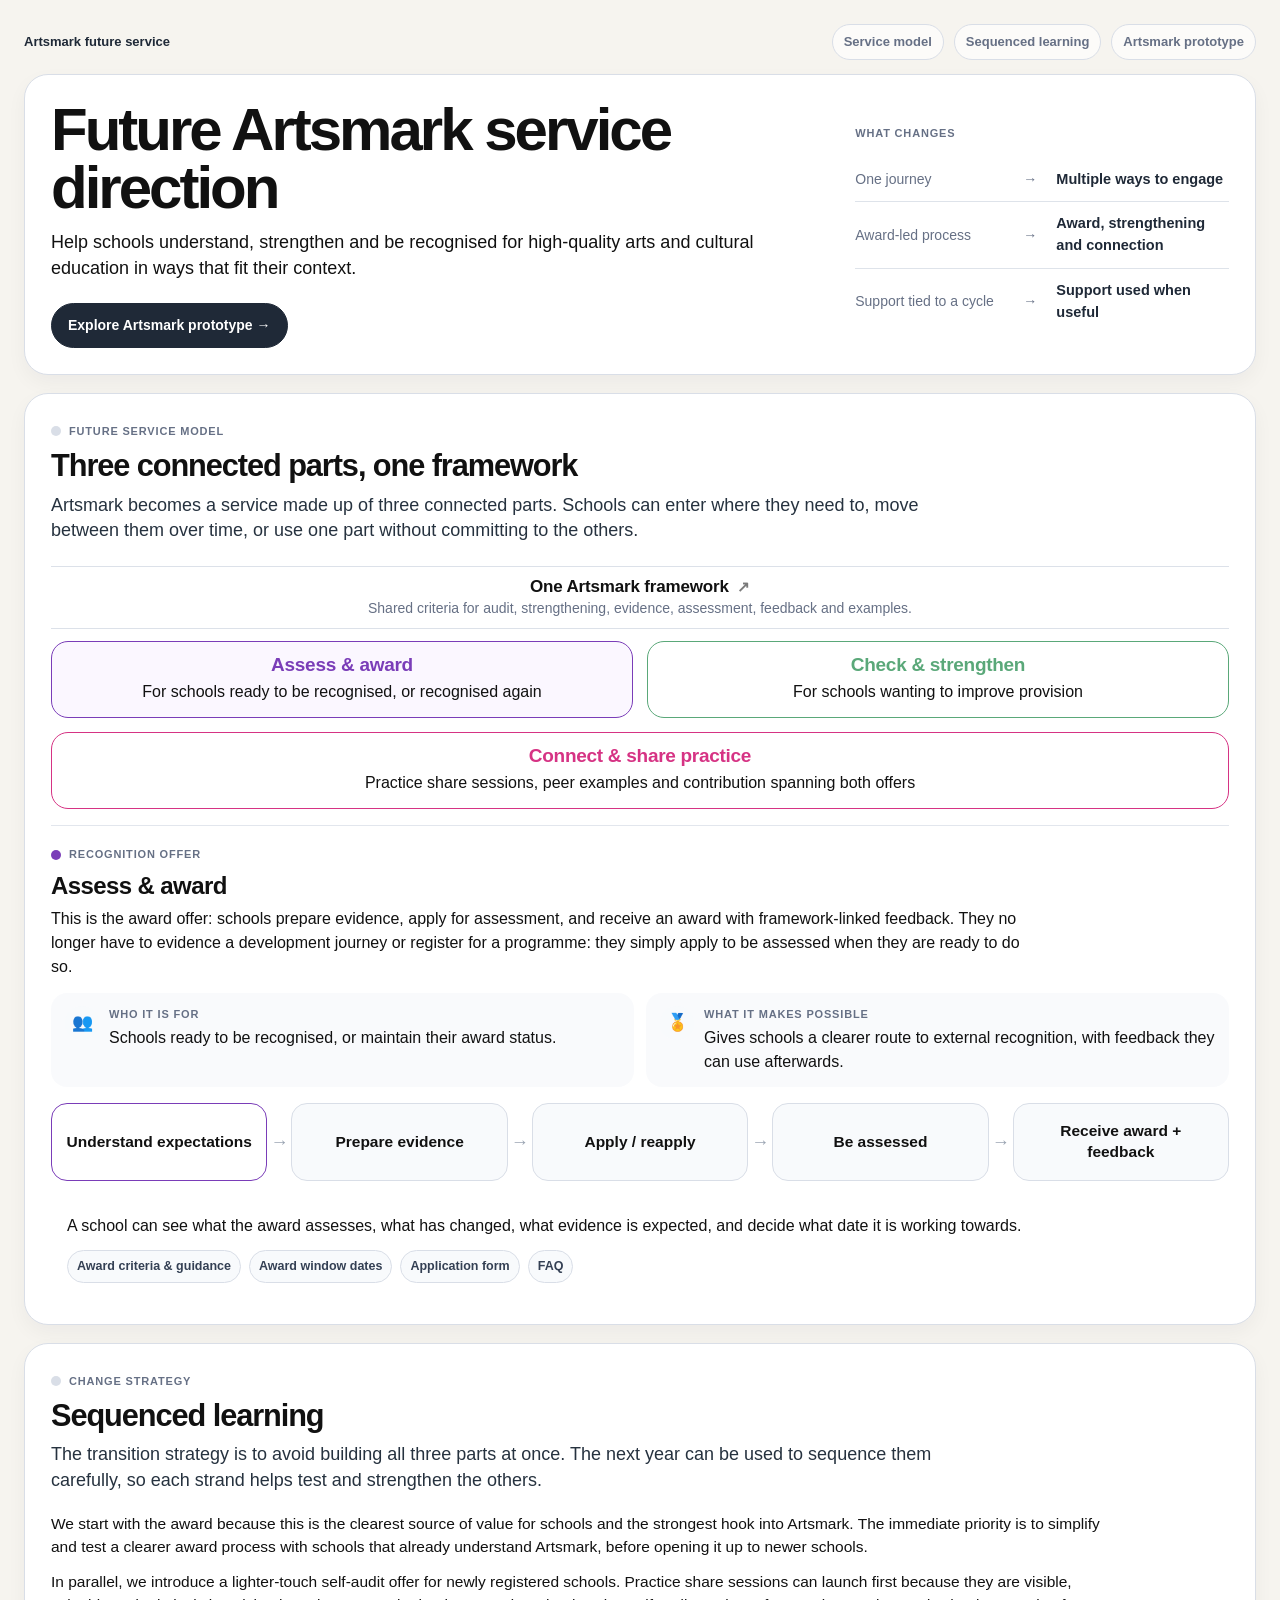
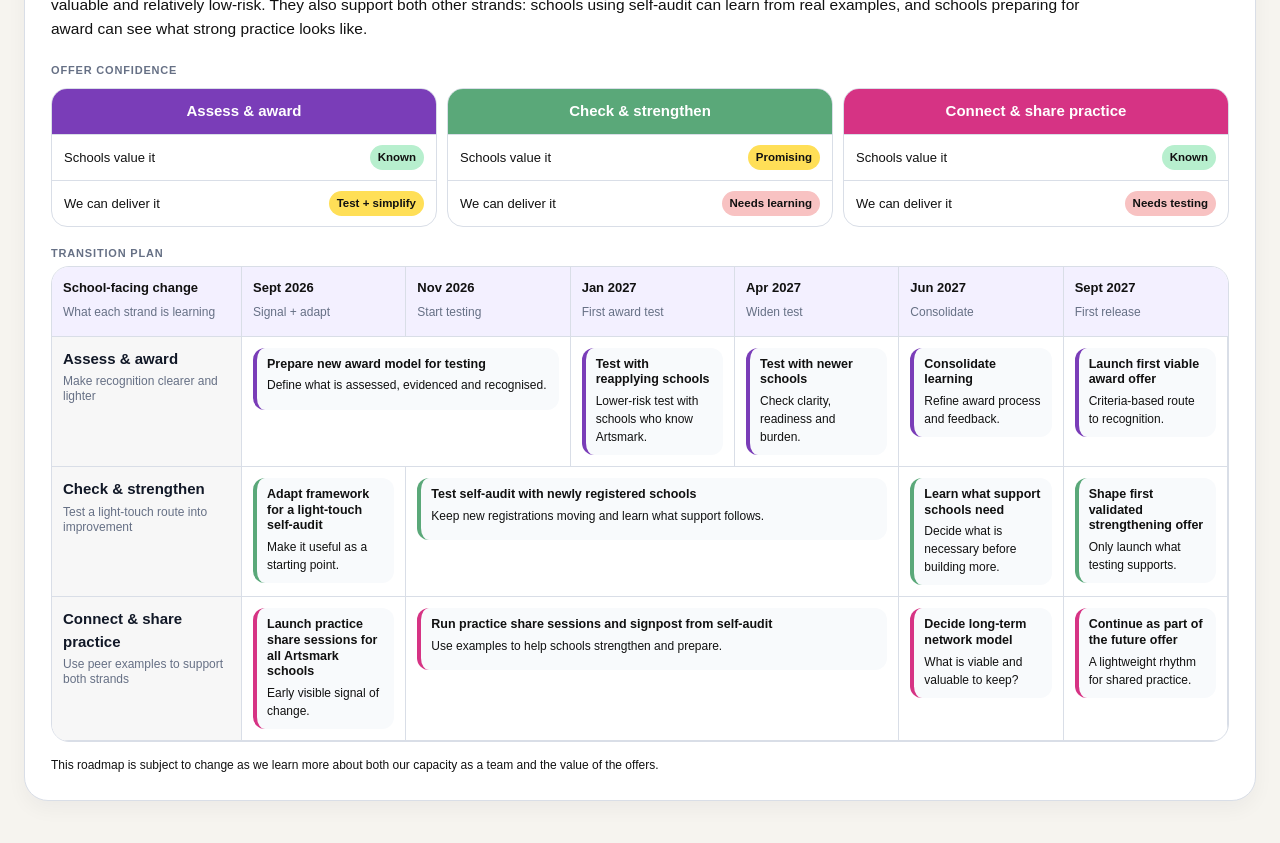
<file: index.html>
<!DOCTYPE html>
<html lang="en">
<head>
  <meta charset="UTF-8" />
  <meta name="viewport" content="width=device-width, initial-scale=1.0" />
  <title>Future Artsmark service direction</title>
  <style>
    :root {
      --bg: #f6f4ef;
      --card: #ffffff;
      --ink: #1f2937;
      --muted: #667085;
      --line: #d9dee7;
      --soft: #f8fafc;
      --framework: #eef2f7;
      --award: #7a3db8;
      --strengthen: #5aa879;
      --network: #d63384;
      --green: #b7efce;
      --amber: #ffdf57;
      --red: #f8c2c2;
      --shadow: 0 12px 28px rgba(17, 24, 39, 0.07);
    }

    * { box-sizing: border-box; }

    html { scroll-behavior: smooth; }

    body {
      margin: 0;
      font-family: Inter, Arial, sans-serif;
      background: var(--bg);
      color: var(--ink);
      line-height: 1.42;
    }

    button, a { font-family: inherit; }

    .page {
      max-width: 1500px;
      margin: 0 auto;
      padding: 28px;
    }

    .site-nav {
      display: flex;
      justify-content: space-between;
      align-items: center;
      gap: 18px;
      margin-bottom: 18px;
      color: var(--muted);
      font-size: 14px;
    }

    .site-nav strong { color: var(--ink); }

    .nav-links {
      display: flex;
      gap: 10px;
      flex-wrap: wrap;
      justify-content: flex-end;
    }

    .nav-links a {
      color: var(--muted);
      text-decoration: none;
      border: 1px solid var(--line);
      background: rgba(255,255,255,.65);
      border-radius: 999px;
      padding: 8px 12px;
      font-weight: 700;
    }

    .nav-links a:hover { color: var(--ink); background: #fff; }

    .hero {
      background: var(--card);
      border: 1px solid var(--line);
      border-radius: 30px;
      padding: 34px;
      box-shadow: var(--shadow);
      margin-bottom: 18px;
      display: grid;
      grid-template-columns: minmax(0, 1.35fr) minmax(280px, .65fr);
      gap: 28px;
      align-items: end;
    }

    .eyebrow {
      display: inline-flex;
      align-items: center;
      gap: 8px;
      color: var(--muted);
      text-transform: uppercase;
      letter-spacing: 0.08em;
      font-size: 12px;
      font-weight: 850;
      margin-bottom: 12px;
    }

    .dot {
      width: 10px;
      height: 10px;
      border-radius: 999px;
      background: var(--line);
      display: inline-block;
    }

    h1 {
      margin: 0 0 14px;
      font-size: clamp(38px, 6vw, 74px);
      letter-spacing: -0.06em;
      line-height: .95;
    }

    h2 {
      margin: 0 0 10px;
      font-size: clamp(26px, 3vw, 40px);
      letter-spacing: -0.04em;
      line-height: 1.03;
    }

    h3 { margin: 0; }

    p { margin: 0; }

    .lead {
      color: var(--ink);
      font-size: 19px;
      max-width: 920px;
    }

    .hero-panel {
      background: transparent;
      border: 0;
      border-left: 1px solid var(--line);
      border-radius: 0;
      padding: 4px 0 4px 24px;
    }

    .hero-panel h3 {
      font-size: 13px;
      text-transform: uppercase;
      letter-spacing: .08em;
      color: var(--muted);
      margin-bottom: 14px;
    }

    .shift-list {
      display: grid;
      gap: 13px;
    }

    .shift-item {
      display: grid;
      grid-template-columns: minmax(0, 1fr) 24px minmax(0, 1fr);
      gap: 9px;
      align-items: center;
      font-size: 14px;
      color: #344054;
      padding-bottom: 12px;
      border-bottom: 1px solid rgba(217,222,231,.75);
    }

    .shift-item:last-child { border-bottom: 0; padding-bottom: 0; }
    .shift-item span:last-child { color: var(--ink); font-weight: 800; }
    .arrow { color: var(--muted); font-weight: 900; text-align: center; }

    .cta-row {
      display: flex;
      gap: 10px;
      flex-wrap: wrap;
      margin-top: 22px;
    }

    .btn {
      display: inline-flex;
      align-items: center;
      justify-content: center;
      gap: 8px;
      border-radius: 999px;
      padding: 12px 18px;
      font-size: 14px;
      font-weight: 850;
      text-decoration: none;
      border: 1px solid var(--ink);
      background: var(--ink);
      color: white;
    }

    .btn.secondary {
      background: #fff;
      color: var(--ink);
      border-color: var(--line);
    }

    .section {
      background: var(--card);
      border: 1px solid var(--line);
      border-radius: 30px;
      padding: 28px;
      box-shadow: var(--shadow);
      margin-bottom: 18px;
    }

    .section-header {
      margin-bottom: 22px;
      max-width: 1060px;
    }

    .section-header p {
      color: #344054;
      font-size: 18px;
      line-height: 1.45;
      max-width: 940px;
      margin-top: 10px;
    }

    .model-canvas {
      position: relative;
      padding-top: 6px;
    }

    .framework-band {
      width: min(260px, 80%);
      min-height: 150px;
      margin: 0 auto 18px;
      background: #fff;
      border: 2px solid #d7dee9;
      color: var(--ink);
      border-radius: 999px;
      padding: 26px 24px;
      text-align: center;
      display: flex;
      flex-direction: column;
      align-items: center;
      justify-content: center;
      box-shadow: 0 10px 24px rgba(17,24,39,.045);
      display: block;
      color: #111;
      text-decoration: none;
      cursor: pointer;
    }

    .framework-link,
    .framework-link:visited,
    .framework-link:hover,
    .framework-link:active {
      color: #111;
      text-decoration: none;
    }

    .framework-link h2,
    .framework-link p {
      color: inherit;
      text-decoration: none;
    }

    .framework-link h2 span {
      font-size: 15px;
      margin-left: 4px;
      opacity: 0.55;
    }

    .framework-link:hover {
        border-color: rgba(17,17,17,0.22);
        background: rgba(255,255,255,0.7);
    }

    .framework-band h2 {
      margin: 0 0 5px;
      font-size: 21px;
      line-height: 1.05;
      letter-spacing: -0.02em;
    }

    .framework-band p { color: #475467; font-size: 14.5px; line-height: 1.3; }

    .offer-row {
      display: grid;
      grid-template-columns: repeat(2, minmax(0, 1fr));
      gap: 14px;
      width: 100%;
    }

    .offer-row .network-card { grid-column: 1 / -1; }

    .offer-card,
    .network-card {
      border: 1.5px solid var(--line);
      background: rgba(255,255,255,.9);
      border-radius: 20px;
      padding: 16px 18px;
      cursor: pointer;
      text-align: center;
      position: relative;
      transition: transform .15s ease, box-shadow .15s ease, border-color .15s ease, background .15s ease;
      min-height: 88px;
      display: grid;
      place-items: center;
      width: 100%;
      overflow: visible;
    }

    .offer-card:hover,
    .network-card:hover {
      background: #fbfcfe;
      border-color: #b8c0cc;
    }

    .offer-card.active,
    .network-card.active {
      transform: none;
      box-shadow: none;
    }

    .offer-card h3,
    .network-card h3 {
      font-size: 22px;
      line-height: 1.1;
      letter-spacing: -0.02em;
    }

    .offer-card small,
    .network-card small {
      display: block;
      margin-top: 7px;
      color: #344054;
      font-size: 15.5px;
      line-height: 1.25;
      font-weight: 650;
    }

    .offer-card.award { border-color: var(--award); }
    .offer-card.strengthen { border-color: var(--strengthen); }
    .network-card { border-color: var(--network); min-height: 82px; }
    .offer-card.award.active { background: #fbf7ff; border-color: var(--award); }
    .offer-card.strengthen.active { background: #f4fbf6; border-color: var(--strengthen); }
    .network-card.active { background: #fff6fb; border-color: var(--network); }
    .offer-card.award:hover { background: #fcfaff; border-color: var(--award); }
    .offer-card.strengthen:hover { background: #f8fdf9; border-color: var(--strengthen); }
    .network-card:hover { background: #fffafd; border-color: var(--network); }
    .offer-card.active h3,
    .network-card.active h3 {
      font-weight: 850;
    }

    .offer-card.active::after,
    .network-card.active::after {
      content: "";
      position: absolute;
      left: 18px;
      right: 18px;
      bottom: -1px;
      height: 3px;
      border-radius: 999px 999px 0 0;
      background: currentColor;
      opacity: .28;
    }
    .offer-card.award { color: var(--award); }
    .offer-card.strengthen { color: var(--strengthen); }
    .network-card { color: var(--network); }
    .offer-card small,
    .network-card small { color: #475467; }


    .detail-panel {
      background: transparent;
      border: 0;
      border-top: 1px solid var(--line);
      border-radius: 0;
      padding: 24px 0 0;
      margin-top: 22px;
    }

    .detail-panel h2 {
      margin-bottom: 8px;
      font-size: 30px;
    }

    .panel-intro {
      margin: 0 0 18px;
      color: var(--muted);
      font-size: 15px;
      max-width: 980px;
    }

    .meta-row {
      display: grid;
      grid-template-columns: 1fr 1fr;
      gap: 14px;
      margin: 16px 0 18px;
    }

    .meta-card {
      border: 1px solid var(--line);
      border-radius: 18px;
      padding: 14px 16px;
      background: #fff;
      display: grid;
      grid-template-columns: 34px 1fr;
      gap: 10px;
      align-items: start;
    }

    .meta-icon {
      width: 34px;
      height: 34px;
      border-radius: 999px;
      background: var(--soft);
      display: flex;
      align-items: center;
      justify-content: center;
      font-size: 17px;
    }

    .section-title {
      font-size: 12px;
      text-transform: uppercase;
      letter-spacing: 0.08em;
      color: var(--muted);
      font-weight: 900;
      margin: 0 0 4px;
    }

    .meta-card p { color: #344054; font-size: 14px; }

    .flow-horizontal {
      display: flex;
      gap: 28px;
      margin: 16px 0 22px;
      align-items: stretch;
      width: 100%;
    }

    .flow-step {
      background: var(--soft);
      border: 1px solid var(--line);
      border-radius: 18px;
      padding: 14px;
      min-height: 92px;
      position: relative;
      flex: 1 1 0;
      font-size: 14px;
      display: flex;
      align-items: center;
      justify-content: center;
      text-align: center;
      cursor: pointer;
      transition: transform .15s ease, box-shadow .15s ease, border-color .15s ease, background .15s ease;
    }

    .flow-step:hover,
    .flow-step.active {
      background: #ffffff;
    }
    .flow-step:hover {
      transform: translateY(-1px);
      box-shadow: none;
    }
    .flow-step.active {
      transform: none;
      box-shadow: none;
      font-weight: 800;
    }

    .flow-step:not(:last-child)::after {
      content: "→";
      position: absolute;
      right: -24px;
      top: 50%;
      transform: translateY(-50%);
      color: #9aa4b2;
      font-size: 20px;
      font-weight: 700;
      z-index: 2;
    }

    .step-detail {
      border: 1px solid var(--line);
      border-radius: 22px;
      padding: 18px;
      background: #fff;
      margin-top: 18px;
    }

    .step-detail h3 { margin: 0 0 8px; font-size: 20px; letter-spacing: -0.02em; }
    .step-detail p { margin: 0 0 12px; color: #344054; }

    .format-list { display: flex; flex-wrap: wrap; gap: 8px; margin-top: 10px; }
    .format-pill { border: 1px solid var(--line); background: var(--soft); border-radius: 999px; padding: 7px 10px; color: #344054; font-size: 13px; font-weight: 700; }

    .strategy-copy {
      max-width: 1060px;
      margin: -4px 0 24px;
      color: #344054;
      font-size: 16px;
      line-height: 1.5;
    }

    .strategy-copy p { margin-bottom: 12px; }
    .strategy-copy p:last-child { margin-bottom: 0; }

    .confidence-grid {
      display: grid;
      grid-template-columns: repeat(3, 1fr);
      gap: 12px;
      margin: 12px 0 20px;
    }

    .confidence-card {
      border: 1px solid var(--line);
      border-radius: 18px;
      overflow: hidden;
      background: #fff;
    }

    .confidence-card h3 {
      padding: 13px 14px;
      font-size: 16px;
      color: white;
      text-align: center;
    }

    .confidence-card.award h3 { background: var(--award); }
    .confidence-card.strengthen h3 { background: var(--strengthen); }
    .confidence-card.network h3 { background: var(--network); }

    .rag-row {
      display: grid;
      grid-template-columns: 1fr auto;
      gap: 10px;
      align-items: center;
      padding: 11px 13px;
      border-top: 1px solid var(--line);
      font-size: 13px;
    }

    .rag { border-radius: 999px; padding: 5px 9px; font-size: 12px; font-weight: 900; white-space: nowrap; }
    .rag.green { background: var(--green); }
    .rag.amber { background: var(--amber); }
    .rag.red { background: var(--red); }

    .roadmap {
      display: grid;
      grid-template-columns: 190px repeat(6, minmax(120px, 1fr));
      border: 1px solid var(--line);
      border-radius: 24px;
      overflow: hidden;
      background: #fff;
    }

    .rm-cell {
      min-height: 98px;
      padding: 12px;
      border-right: 1px solid var(--line);
      border-bottom: 1px solid var(--line);
      position: relative;
    }

    .rm-cell:nth-child(7n) { border-right: 0; }
    .rm-header { background: #f3f0ff; min-height: 78px; }
    .rm-header strong { display: block; font-size: 14px; margin-bottom: 4px; }
    .rm-header span { font-size: 12px; color: var(--muted); }

    .rm-lane {
      background: #f7f7f7;
      font-weight: 900;
      color: #111827;
      position: sticky;
      left: 0;
      z-index: 1;
    }

    .rm-lane small { display: block; margin-top: 4px; color: var(--muted); font-weight: 500; line-height: 1.25; }

    .milestone {
      border-left: 5px solid var(--line);
      background: var(--soft);
      border-radius: 14px;
      padding: 10px 11px;
      font-size: 13px;
      min-height: 68px;
    }

    .milestone strong { display: block; margin-bottom: 4px; font-size: 13px; }
    .milestone span { display: block; color: var(--muted); font-size: 12px; }
    .award-border { border-color: var(--award); }
    .strengthen-border { border-color: var(--strengthen); }
    .network-border { border-color: var(--network); }

    .span-2 { grid-column: span 2; }
    .span-3 { grid-column: span 3; }
    .empty { background: #fcfcfd; }

    .footnote {
      margin-top: 14px;
      color: var(--muted);
      font-size: 13px;
    }


    /* v2 visual refinements */
    .hero { align-items: center; }
    .hero-panel { border-left: 0; padding: 0; }
    .hero-panel h3 { margin-bottom: 16px; }
    .shift-list { gap: 0; }
    .shift-item {
      grid-template-columns: minmax(0, .95fr) 28px minmax(0, 1.1fr);
      gap: 12px;
      padding: 13px 0;
      border-bottom: 1px solid rgba(217,222,231,.85);
      font-size: 15px;
    }
    .shift-item span:first-child { color: #667085; }
    .shift-item span:last-child { font-size: 15.5px; }
    .section-header.stacked { max-width: 1000px; }
    .section-lead {
      font-size: 20px !important;
      line-height: 1.42 !important;
      color: #26323f !important;
      max-width: 980px !important;
      margin-top: 12px !important;
    }
    .model-canvas {
      padding: 4px 0 0;
    }
    .framework-band {
      width: 100%;
      min-height: auto;
      margin: 0 0 14px;
      border: 0;
      border-top: 1px solid rgba(217,222,231,.9);
      border-bottom: 1px solid rgba(217,222,231,.9);
      border-radius: 0;
      background: transparent;
      box-shadow: none;
      padding: 13px 18px;
    }
    .framework-band h2 {
      font-size: 18px;
      margin-bottom: 3px;
    }
    .framework-band p {
      font-size: 14.5px;
      color: #667085;
      max-width: 760px;
      margin: 0 auto;
    }
    .framework-band::after {
      content: none;
    }
    .offer-card, .network-card {
      min-height: 76px;
      padding: 14px 16px;
      border-width: 1px;
      box-shadow: none;
    }
    .offer-card h3, .network-card h3 { font-size: 21px; }
    .offer-card small, .network-card small {
      color: #475467;
      font-size: 16px;
      line-height: 1.3;
      font-weight: 650;
    }
    .network-card { min-height: 72px; }
    .detail-panel {
      border-top: 1px solid rgba(217,222,231,.75);
      background: transparent;
      border-radius: 0;
      padding: 20px 0 0;
      margin-top: 18px;
    }
    .meta-card {
      border: 0;
      background: rgba(248,250,252,.85);
    }
    .step-detail {
      border: 0;
      background: rgba(248,250,252,.85);
      border-radius: 18px;
    }
    .roadmap-intro { margin-bottom: 14px; }
    .strategy-copy {
      margin: 0 0 26px;
      padding: 0;
      border: 0;
      background: transparent;
      max-width: 1050px;
      font-size: 16.5px;
    }


    /* v4 typographic tightening */
    :root {
      --shadow: 0 8px 20px rgba(17, 24, 39, 0.045);
    }

    body {
      font-size: 15px;
      line-height: 1.5;
    }

    .page {
      max-width: 1380px;
      padding: 24px;
    }

    .site-nav {
      font-size: 13px;
      margin-bottom: 14px;
    }

    .site-nav strong {
      font-weight: 700;
    }

    .nav-links a {
      padding: 7px 11px;
      font-weight: 600;
    }

    .hero,
    .section {
      border-radius: 24px;
      padding: 26px;
      box-shadow: var(--shadow);
    }

    h1 {
      font-size: clamp(38px, 5vw, 60px);
      line-height: .98;
      letter-spacing: -0.05em;
      margin-bottom: 12px;
    }

    h2 {
      font-size: clamp(24px, 2.4vw, 34px);
      line-height: 1.08;
      letter-spacing: -0.035em;
    }

    .eyebrow {
      font-size: 11px;
      font-weight: 700;
      letter-spacing: .075em;
      margin-bottom: 10px;
    }

    .lead {
      font-size: 18px;
      line-height: 1.42;
      max-width: 860px;
    }

    .btn {
      font-size: 14px;
      font-weight: 700;
      padding: 11px 16px;
    }

    .hero-panel h3,
    .section-title {
      font-size: 11px;
      font-weight: 700;
      letter-spacing: .075em;
    }

    .shift-item {
      font-size: 14px;
      padding: 11px 0;
    }

    .shift-item span:last-child {
      font-size: 14.5px;
      font-weight: 700;
    }

    .arrow {
      font-weight: 700;
    }

    .section-header {
      margin-bottom: 18px;
    }

    .section-lead {
      font-size: 18px !important;
      line-height: 1.42 !important;
      max-width: 900px !important;
      margin-top: 10px !important;
    }

    .framework-band {
      padding: 11px 16px;
      margin-bottom: 12px;
    }

    .framework-band h2 {
      font-size: 17px;
      letter-spacing: -0.01em;
    }

    .framework-band p {
      font-size: 14px;
      line-height: 1.35;
    }

    .offer-card,
    .network-card {
      min-height: 70px;
      padding: 13px 15px;
      border-radius: 17px;
    }

    .offer-card h3,
    .network-card h3 {
      font-size: 19px;
      letter-spacing: -0.015em;
      font-weight: 700;
    }

    .offer-card small,
    .network-card small {
      font-size: 14.5px;
      font-weight: 500;
      line-height: 1.28;
      margin-top: 5px;
    }

    .offer-card.active h3,
    .network-card.active h3 {
      font-weight: 700;
    }

    .detail-panel {
      margin-top: 16px;
      padding-top: 18px;
    }

    .detail-panel h2 {
      font-size: 24px;
      letter-spacing: -0.025em;
    }

    .panel-intro {
      font-size: 14.5px;
      line-height: 1.45;
      margin-bottom: 14px;
    }

    .meta-row {
      gap: 12px;
      margin: 14px 0 16px;
    }

    .meta-card {
      border-radius: 16px;
      padding: 13px 14px;
    }

    .meta-card p {
      font-size: 14px;
      line-height: 1.42;
    }

    .flow-horizontal {
      gap: 24px;
      margin: 14px 0 18px;
    }

    .flow-step {
      min-height: 78px;
      border-radius: 16px;
      font-size: 13.5px;
      line-height: 1.25;
      padding: 12px;
    }

    .flow-step.active {
      font-weight: 700;
    }

    .flow-step:not(:last-child)::after {
      right: -22px;
      font-size: 18px;
      font-weight: 600;
    }

    .step-detail {
      padding: 15px 16px;
      border-radius: 16px;
      margin-top: 14px;
    }

    .step-detail h3 {
      font-size: 18px;
      letter-spacing: -0.015em;
    }

    .step-detail p {
      font-size: 14px;
      line-height: 1.45;
    }

    .format-pill {
      font-size: 12.5px;
      font-weight: 600;
      padding: 6px 9px;
    }

    .strategy-copy {
      font-size: 15.5px;
      line-height: 1.5;
      margin-bottom: 22px;
    }

    .confidence-grid {
      gap: 10px;
      margin: 10px 0 18px;
    }

    .confidence-card {
      border-radius: 16px;
    }

    .confidence-card h3 {
      font-size: 15px;
      font-weight: 700;
      padding: 11px 12px;
    }

    .rag-row {
      font-size: 13px;
      padding: 10px 12px;
    }

    .rag {
      font-size: 11.5px;
      font-weight: 700;
      padding: 4px 8px;
    }

    .roadmap {
      border-radius: 18px;
    }

    .rm-cell {
      min-height: 90px;
      padding: 11px;
    }

    .rm-header {
      min-height: 70px;
    }

    .rm-header strong {
      font-size: 13px;
      font-weight: 700;
      margin-bottom: 3px;
    }

    .rm-header span,
    .rm-lane small,
    .milestone span,
    .footnote {
      font-size: 12px;
    }

    .rm-lane {
      font-weight: 700;
    }

    .milestone {
      border-left-width: 4px;
      border-radius: 12px;
      padding: 9px 10px;
      font-size: 12.5px;
      min-height: 62px;
    }

    .milestone strong {
      font-size: 12.5px;
      font-weight: 700;
      line-height: 1.25;
    }


    @media (max-width: 1080px) {
      .hero { grid-template-columns: 1fr; }
      .confidence-grid { grid-template-columns: 1fr; }
      .meta-row { grid-template-columns: 1fr; }
      .flow-horizontal { flex-wrap: wrap; gap: 26px; }
      .flow-step { flex-basis: calc(33.333% - 18px); }
      .roadmap { overflow-x: auto; display: block; white-space: normal; }
      .rm-row { display: grid; grid-template-columns: 190px repeat(6, minmax(150px, 1fr)); min-width: 1080px; }
      .rm-cell:nth-child(7n) { border-right: 1px solid var(--line); }
    }

    @media (min-width: 1081px) {
      .roadmap { display: grid; }
      .rm-row { display: contents; }
    }

    @media (max-width: 680px) {
      .page { padding: 16px; }
      .hero, .section { border-radius: 22px; padding: 18px; }
      .offer-row { grid-template-columns: 1fr; }
      .flow-horizontal { flex-direction: column; gap: 22px; }
      .flow-step { flex-basis: auto; width: 100%; }
      .flow-step:not(:last-child)::after { content: "↓"; right: auto; left: 50%; top: auto; bottom: -18px; transform: translateX(-50%); }
      h1 { font-size: 42px; }
    }

    /* v5 readability + consistency overrides */
    .hero,
    .section,
    .lead,
    .section-lead,
    .section-header p,
    .strategy-copy,
    .strategy-copy p,
    .panel-intro,
    .meta-card p,
    .step-detail p,
    .step-story,
    .shift-item,
    .shift-item span,
    .milestone span,
    .footnote {
      color: #111111;
    }

    .offer-card small,
    .network-card small {
      color: #111111;
      font-size: 16px;
      line-height: 1.42;
      font-weight: 500;
    }

    .panel-intro,
    .meta-card p,
    .step-detail p,
    .step-story {
      color: #111111;
      font-size: 16px;
      line-height: 1.5;
    }

    .flow-step {
      color: #111111;
      font-size: 15.5px;
      line-height: 1.35;
      font-weight: 650;
    }

    .step-detail {
      background: rgba(255,255,255,.55);
      border-color: rgba(217,222,231,.75);
    }

    .step-detail h3 {
      display: none;
    }

    .offer-card,
    .network-card,
    .offer-card:hover,
    .network-card:hover,
    .offer-card:focus,
    .network-card:focus,
    .offer-card.active,
    .network-card.active,
    .flow-step,
    .flow-step:hover,
    .flow-step:focus,
    .flow-step.active {
      text-decoration: none;
    }

    .offer-card *,
    .network-card *,
    .flow-step * {
      text-decoration: none;
    }

    .offer-card.active::after,
    .network-card.active::after {
      display: none;
    }

  </style>
</head>
<body>
  <main class="page">
    <nav class="site-nav" aria-label="Page navigation">
      <strong>Artsmark future service</strong>
      <div class="nav-links">
        <a href="#service-model">Service model</a>
        <a href="#change-roadmap">Sequenced learning</a>
        <a href="https://chatgpt.com/canvas/shared/6a102b44ed2c8191b1199862647844da" target="_blank" rel="noopener">Artsmark prototype</a>
      </div>
    </nav>

    <section class="hero" id="top">
      <div>
        <h1>Future Artsmark service direction</h1>
        <p class="lead">Help schools understand, strengthen and be recognised for high-quality arts and cultural education in ways that fit their context.</p>
        <div class="cta-row">
          <a class="btn" href="https://chatgpt.com/canvas/shared/6a102b44ed2c8191b1199862647844da" target="_blank" rel="noopener">Explore Artsmark prototype →</a>
        </div>
      </div>
      <aside class="hero-panel" aria-label="What is changing">
        <h3>What changes</h3>
        <div class="shift-list">
          <div class="shift-item"><span>One journey</span><b class="arrow">→</b><span>Multiple ways to engage</span></div>
          <div class="shift-item"><span>Award-led process</span><b class="arrow">→</b><span>Award, strengthening and connection</span></div>
          <div class="shift-item"><span>Support tied to a cycle</span><b class="arrow">→</b><span>Support used when useful</span></div>
        </div>
      </aside>
    </section>

    <section class="section" id="service-model">
      <div class="section-header stacked">
        <div>
          <div class="eyebrow"><span class="dot"></span>Future service model</div>
          <h2>Three connected parts, one framework</h2>
        </div>
        <p class="section-lead">Artsmark becomes a service made up of three connected parts. Schools can enter where they need to, move between them over time, or use one part without committing to the others.</p>
      </div>

      <div class="model-canvas">
        <a class="framework-band framework-link" href="https://www.artsmark.org.uk/your-artsmark-hub/support-your-journey/artsmark-framework" target="_blank" rel="noopener">
          <div>
            <h2>One Artsmark framework <span aria-hidden="true">↗</span></h2>
            <p>Shared criteria for audit, strengthening, evidence, assessment, feedback and examples.</p>
          </div>
        </a>

        <div class="offer-row">
          <button class="offer-card award active" data-part="award">
            <div>
              <h3>Assess & award</h3>
              <small>For schools ready to be recognised, or recognised again</small>
            </div>
          </button>
          <button class="offer-card strengthen" data-part="strengthen">
            <div>
              <h3>Check & strengthen</h3>
              <small>For schools wanting to improve provision</small>
            </div>
          </button>
          <button class="network-card" data-part="network">
            <div>
              <h3>Connect & share practice</h3>
              <small>Practice share sessions, peer examples and contribution spanning both offers</small>
            </div>
          </button>
        </div>
      </div>

      <aside class="detail-panel" id="detailPanel" aria-live="polite"></aside>
    </section>

    <section class="section" id="change-roadmap">
      <div class="section-header stacked roadmap-intro">
        <div>
          <div class="eyebrow"><span class="dot"></span>Change strategy</div>
          <h2>Sequenced learning</h2>
        </div>
        <p class="section-lead">The transition strategy is to avoid building all three parts at once. The next year can be used to sequence them carefully, so each strand helps test and strengthen the others.</p>
      </div>

      <div class="strategy-copy">
        <p>We start with the award because this is the clearest source of value for schools and the strongest hook into Artsmark. The immediate priority is to simplify and test a clearer award process with schools that already understand Artsmark, before opening it up to newer schools.</p>
        <p>In parallel, we introduce a lighter-touch self-audit offer for newly registered schools. Practice share sessions can launch first because they are visible, valuable and relatively low-risk. They also support both other strands: schools using self-audit can learn from real examples, and schools preparing for award can see what strong practice looks like.</p>
      </div>

      <div class="section-title">Offer confidence</div>
      <div class="confidence-grid" aria-label="Offer confidence RAG rating">
        <div class="confidence-card award">
          <h3>Assess & award</h3>
          <div class="rag-row"><span>Schools value it</span><span class="rag green">Known</span></div>
          <div class="rag-row"><span>We can deliver it</span><span class="rag amber">Test + simplify</span></div>
        </div>
        <div class="confidence-card strengthen">
          <h3>Check & strengthen</h3>
          <div class="rag-row"><span>Schools value it</span><span class="rag amber">Promising</span></div>
          <div class="rag-row"><span>We can deliver it</span><span class="rag red">Needs learning</span></div>
        </div>
        <div class="confidence-card network">
          <h3>Connect & share practice</h3>
          <div class="rag-row"><span>Schools value it</span><span class="rag green">Known</span></div>
          <div class="rag-row"><span>We can deliver it</span><span class="rag red">Needs testing</span></div>
        </div>
      </div>

      <div class="section-title">Transition plan</div>
      <div class="roadmap" aria-label="Transition plan">
        <div class="rm-row">
          <div class="rm-cell rm-header"><strong>School-facing change</strong><span>What each strand is learning</span></div>
          <div class="rm-cell rm-header"><strong>Sept 2026</strong><span>Signal + adapt</span></div>
          <div class="rm-cell rm-header"><strong>Nov 2026</strong><span>Start testing</span></div>
          <div class="rm-cell rm-header"><strong>Jan 2027</strong><span>First award test</span></div>
          <div class="rm-cell rm-header"><strong>Apr 2027</strong><span>Widen test</span></div>
          <div class="rm-cell rm-header"><strong>Jun 2027</strong><span>Consolidate</span></div>
          <div class="rm-cell rm-header"><strong>Sept 2027</strong><span>First release</span></div>
        </div>

        <div class="rm-row">
          <div class="rm-cell rm-lane">Assess & award<small>Make recognition clearer and lighter</small></div>
          <div class="rm-cell span-2"><div class="milestone award-border"><strong>Prepare new award model for testing</strong><span>Define what is assessed, evidenced and recognised.</span></div></div>
          <div class="rm-cell"><div class="milestone award-border"><strong>Test with reapplying schools</strong><span>Lower-risk test with schools who know Artsmark.</span></div></div>
          <div class="rm-cell"><div class="milestone award-border"><strong>Test with newer schools</strong><span>Check clarity, readiness and burden.</span></div></div>
          <div class="rm-cell"><div class="milestone award-border"><strong>Consolidate learning</strong><span>Refine award process and feedback.</span></div></div>
          <div class="rm-cell"><div class="milestone award-border"><strong>Launch first viable award offer</strong><span>Criteria-based route to recognition.</span></div></div>
        </div>

        <div class="rm-row">
          <div class="rm-cell rm-lane">Check & strengthen<small>Test a light-touch route into improvement</small></div>
          <div class="rm-cell"><div class="milestone strengthen-border"><strong>Adapt framework for a light-touch self-audit</strong><span>Make it useful as a starting point.</span></div></div>
          <div class="rm-cell span-3"><div class="milestone strengthen-border"><strong>Test self-audit with newly registered schools</strong><span>Keep new registrations moving and learn what support follows.</span></div></div>
          <div class="rm-cell"><div class="milestone strengthen-border"><strong>Learn what support schools need</strong><span>Decide what is necessary before building more.</span></div></div>
          <div class="rm-cell"><div class="milestone strengthen-border"><strong>Shape first validated strengthening offer</strong><span>Only launch what testing supports.</span></div></div>
        </div>

        <div class="rm-row">
          <div class="rm-cell rm-lane">Connect & share practice<small>Use peer examples to support both strands</small></div>
          <div class="rm-cell"><div class="milestone network-border"><strong>Launch practice share sessions for all Artsmark schools</strong><span>Early visible signal of change.</span></div></div>
          <div class="rm-cell span-3"><div class="milestone network-border"><strong>Run practice share sessions and signpost from self-audit</strong><span>Use examples to help schools strengthen and prepare.</span></div></div>
          <div class="rm-cell"><div class="milestone network-border"><strong>Decide long-term network model</strong><span>What is viable and valuable to keep?</span></div></div>
          <div class="rm-cell"><div class="milestone network-border"><strong>Continue as part of the future offer</strong><span>A lightweight rhythm for shared practice.</span></div></div>
        </div>
      </div>

      <p class="footnote">This roadmap is subject to change as we learn more about both our capacity as a team and the value of the offers.</p>
    </section>
  </main>

  <script>
    const parts = {
      award: {
        label: 'Recognition offer',
        color: 'var(--award)',
        valueIcon: '🏅',
        title: 'Assess & award',
        forText: 'Schools ready to be recognised, or maintain their award status.',
        valueText: 'Gives schools a clearer route to external recognition, with feedback they can use afterwards.',
        intro: 'This is the award offer: schools prepare evidence, apply for assessment, and receive an award with framework-linked feedback. They no longer have to evidence a development journey or register for a programme: they simply apply to be assessed when they are ready to do so.',
        flow: [
          { label: 'Understand expectations', story: 'A school can see what the award assesses, what has changed, what evidence is expected, and decide what date it is working towards.', formats: ['Award criteria & guidance', 'Award window dates', 'Application form', 'FAQ'] },
          { label: 'Prepare evidence', story: 'A school gathers evidence and reports it against the framework criteria to build a rounded picture of its provision.', formats: ['Evidence guide', 'Application prep session', 'Examples of evidence'] },
          { label: 'Apply / reapply', story: 'A school submits its evidence when it is ready and when the next award window opens.', formats: ['Online structured form', 'Evidence against criteria', 'Confirmation and next steps'] },
          { label: 'Be assessed', story: 'Assessors review the submission against the framework and make a judgement about the appropriate award level.', formats: ['Assessor review', 'Moderation', 'Award rationale'] },
          { label: 'Receive award + feedback', story: 'A school receives an award level and clear feedback on strengths, rationale and areas it may want to strengthen next.', formats: ['Shareable award level', 'Feedback report', 'Next-step suggestions', 'Celebration'] }
        ]
      },
      strengthen: {
        label: 'Strengthening offer',
        color: 'var(--strengthen)',
        valueIcon: '🌱',
        title: 'Check & strengthen',
        forText: 'Schools wanting to improve provision, whether or not they apply for an award.',
        valueText: 'Lets schools use the framework to understand where they are and choose targeted next steps that fit their context.',
        intro: 'This is the orienting and improvement offer: schools can audit provision, identify priorities and access different kinds of support or examples. They no longer have to be award-motivated to be able to strengthen: any school can use the framework to check their provision and decide what to do next.',
        flow: [
          { label: 'Check current provision', story: 'A school uses the framework criteria to audit their provision and capacity: what is already happening, what feels strong and what is patchy.', formats: ['Self-audit tool', 'Downloadable kit', 'Peer / group sessions', 'Specialist-supported audit'] },
          { label: 'Choose focus areas', story: 'A school decides what would be most useful to strengthen next, rather than trying to improve everything at once.', formats: ['Suggested next steps', 'Signpost', 'Specialist follow-up'] },
          { label: 'Access ways to strengthen', story: 'A school uses the support that fits its need, from practical examples to CPD, cultural connections or specialist help.', formats: ['Best-practice examples', 'Practice share sessions', 'CPD', 'Cultural partnerships'] },
          { label: 'Decide next step', story: 'A school may keep improving, revisit the audit, prepare for recognition, or pause until the next useful moment.', formats: ['Next-step guide', 'Award readiness session', 'Repeat self-audit later'] }
        ]
      },
      network: {
        label: 'Network layer',
        color: 'var(--network)',
        valueIcon: '🤝',
        title: 'Connect & share practice',
        forText: 'Artsmark schools looking for examples, connection or ways to contribute.',
        valueText: 'Makes practice visible and helps both offers work better: schools can learn from peers, share what works and see what strengthening looks like.',
        intro: 'This is the connective layer: it supports both recognition and strengthening by creating opportunities for schools to exchange, learn and contribute. Over time, this might fold into the offers, but for the transition we recognise this is a high-value area that needs dedicated effort to cultivate.',
        flow: [
          { label: 'Join a session', story: 'A school joins a practice share session that feels relevant to its context or current focus area.', formats: ['Hosted spotlight', 'School-led showcase', 'Panel', 'Peer discussion'] },
          { label: 'See examples', story: 'A school hears how others have approached similar challenges and gets a more concrete sense of what good practice can look like.', formats: ['Live example', 'Case study', 'Short clip', 'Framework-linked practice note'] },
          { label: 'Connect with peers', story: 'A school meets others working on similar issues, phases, contexts or award ambitions.', formats: ['Breakout discussion', 'Peer group', 'Regional cluster'] },
          { label: 'Apply ideas locally', story: 'A school takes one or two ideas back into its own setting and adapts them to what is realistic there.', formats: ['Reflection prompt', 'Action prompt', 'Follow-up session'] },
          { label: 'Share practice back', story: 'Experienced or awarded schools contribute what they are learning so others can benefit too.', formats: ['Contributor role', 'Hosted session', 'Mentoring', 'Practice library'] }
        ]
      }
    };

    function renderPart(key) {
      const p = parts[key];
      const panel = document.getElementById('detailPanel');
      panel.innerHTML = `
        <div class="eyebrow"><span class="dot" style="background:${p.color}"></span>${p.label}</div>
        <h2>${p.title}</h2>
        <p class="panel-intro">${p.intro}</p>
        <div class="meta-row">
          <div class="meta-card"><div class="meta-icon">👥</div><div><div class="section-title">Who it is for</div><p>${p.forText}</p></div></div>
          <div class="meta-card"><div class="meta-icon">${p.valueIcon}</div><div><div class="section-title">What it makes possible</div><p>${p.valueText}</p></div></div>
        </div>
        <div class="flow-horizontal">
          ${p.flow.map((step, i) => `<button class="flow-step ${i === 0 ? 'active' : ''}" data-step="${i}" style="${i === 0 ? `border-color:${p.color}` : ''}">${step.label}</button>`).join('')}
        </div>
        <div class="step-detail" id="stepDetail"></div>`;

      document.querySelectorAll('[data-part]').forEach(el => el.classList.remove('active'));
      document.querySelectorAll(`[data-part="${key}"]`).forEach(el => el.classList.add('active'));

      panel.querySelectorAll('.flow-step').forEach(btn => {
        btn.addEventListener('click', () => renderStep(key, Number(btn.dataset.step)));
      });
      renderStep(key, 0);
    }

    function renderStep(partKey, index) {
      const p = parts[partKey];
      const step = p.flow[index];
      const stepDetail = document.getElementById('stepDetail');
      document.querySelectorAll('.flow-step').forEach((btn, i) => {
        btn.classList.toggle('active', i === index);
        btn.style.borderColor = i === index ? p.color : 'var(--line)';
      });
      stepDetail.innerHTML = `<p class="step-story">${step.story}</p><div class="format-list">${step.formats.map(x => `<span class="format-pill">${x}</span>`).join('')}</div>`;
    }

    document.querySelectorAll('[data-part]').forEach(btn => {
      btn.addEventListener('click', () => renderPart(btn.dataset.part));
    });
    renderPart('award');
  </script>
</body>
</html>
</file>
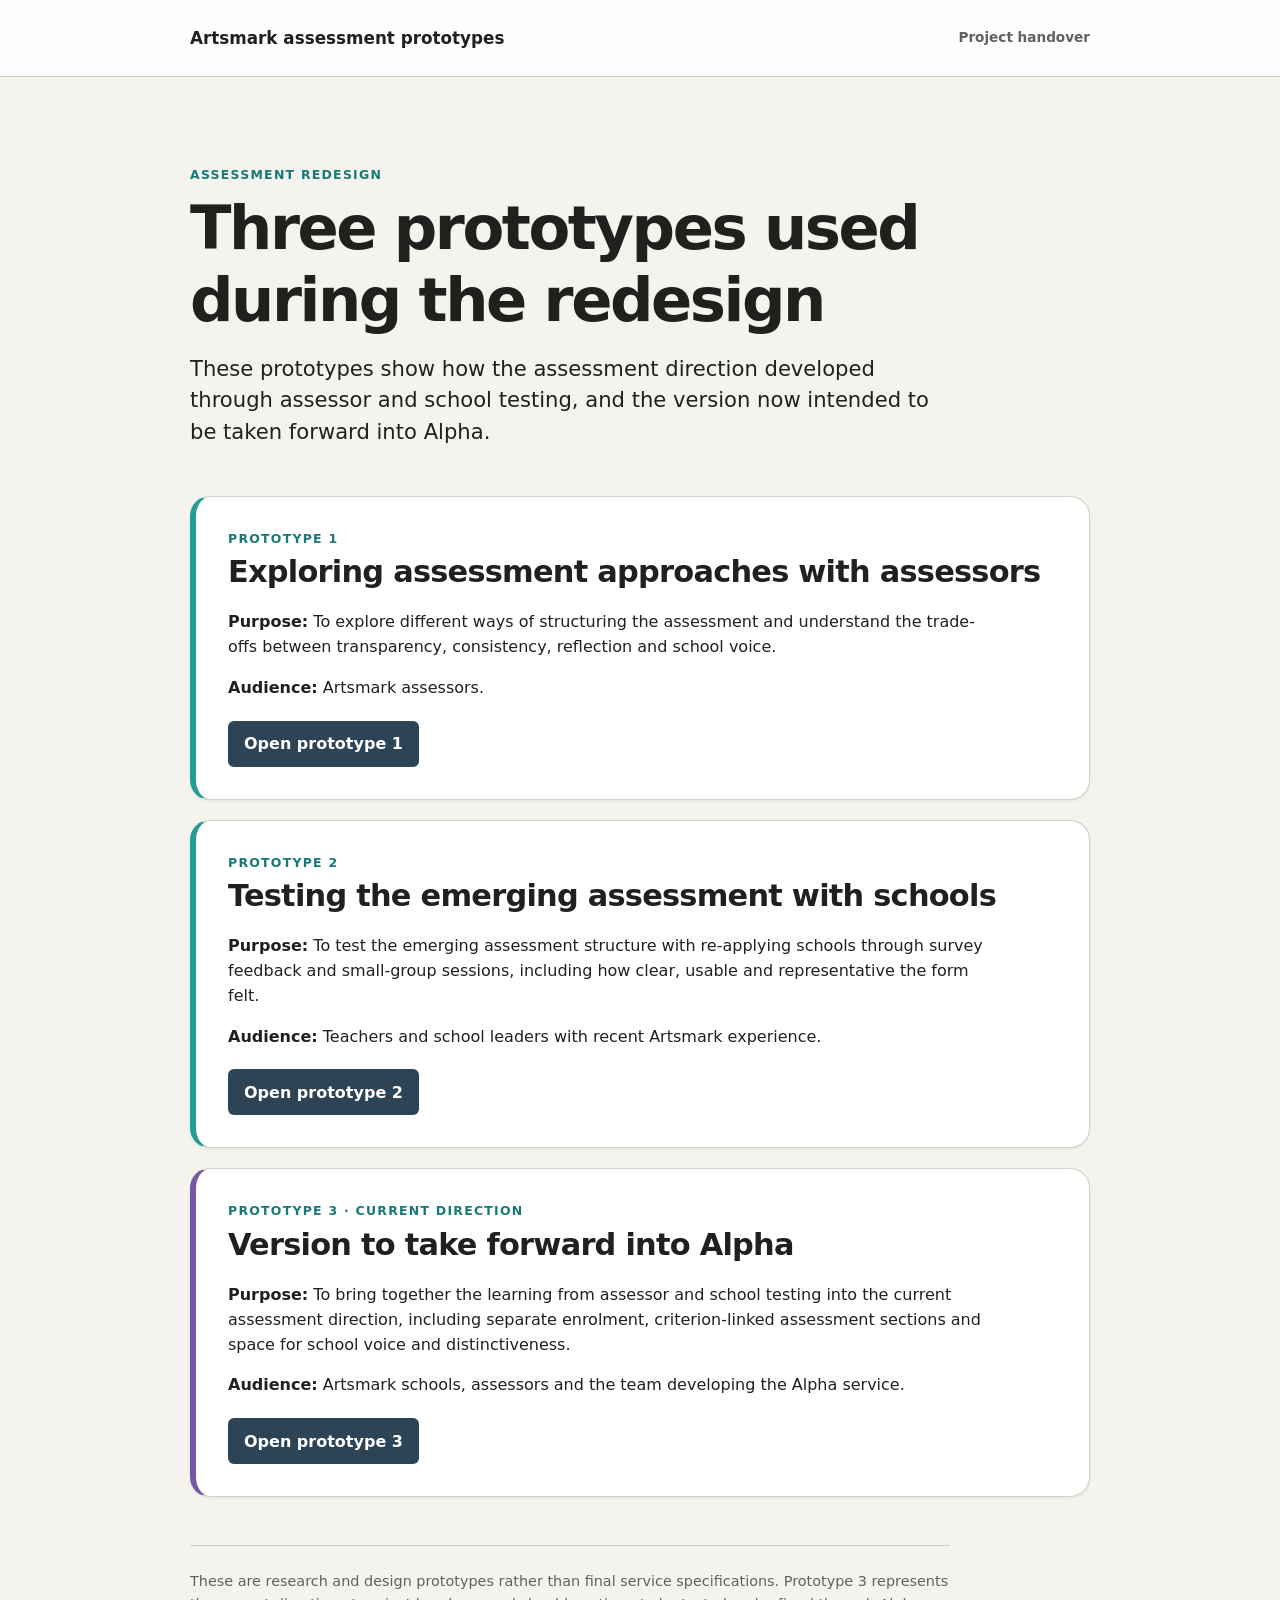
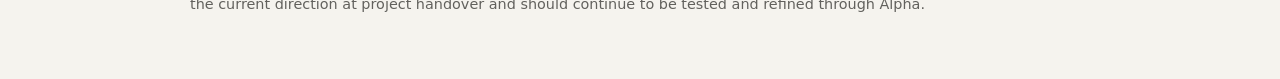
<file: alpha-assessment/index.html>
<!DOCTYPE html>
<html lang="en">
<head>
  <meta charset="UTF-8">
  <meta name="viewport" content="width=device-width, initial-scale=1.0">
  <meta name="description" content="Artsmark assessment prototype archive and handover page.">
  <title>Artsmark assessment prototypes</title>
  <link rel="stylesheet" href="styles.css">
</head>
<body>
  <a class="skip-link" href="#main-content">Skip to main content</a>

  <header class="site-header">
    <div class="site-header__inner">
      <p class="site-title">Artsmark assessment prototypes</p>
      <p class="prototype-label">Project handover</p>
    </div>
  </header>

  <main id="main-content" class="page-shell" tabindex="-1">
    <section class="intro">
      <p class="eyebrow">Assessment redesign</p>
      <h1>Three prototypes used during the redesign</h1>
      <p class="lead">
        These prototypes show how the assessment direction developed through
        assessor and school testing, and the version now intended to be taken
        forward into Alpha.
      </p>
    </section>

    <section class="prototype-list" aria-label="Prototype links">
      <article class="prototype-card">
        <div class="prototype-card__header">
          <p class="prototype-number">Prototype 1</p>
          <h2>Exploring assessment approaches with assessors</h2>
        </div>

        <p><strong>Purpose:</strong> To explore different ways of structuring the assessment and understand the trade-offs between transparency, consistency, reflection and school voice.</p>
        <p><strong>Audience:</strong> Artsmark assessors.</p>

        <a class="button button--primary" href="https://humsafr.github.io/ACE-artsmark/prototypes/" target="_blank" rel="noopener noreferrer">
          Open prototype 1
        </a>
    </article>

      <article class="prototype-card">
        <div class="prototype-card__header">
          <p class="prototype-number">Prototype 2</p>
          <h2>Testing the emerging assessment with schools</h2>
        </div>

        <p><strong>Purpose:</strong> To test the emerging assessment structure with re-applying schools through survey feedback and small-group sessions, including how clear, usable and representative the form felt.</p>
        <p><strong>Audience:</strong> Teachers and school leaders with recent Artsmark experience.</p>

        <a class="button button--primary" href="https://humsafr.github.io/ACE-artsmark/assess/" target="_blank" rel="noopener noreferrer">
          Open prototype 2
        </a>
      </article>

      <article class="prototype-card prototype-card--current">
        <div class="prototype-card__header">
          <p class="prototype-number">Prototype 3 · Current direction</p>
          <h2>Version to take forward into Alpha</h2>
        </div>

        <p><strong>Purpose:</strong> To bring together the learning from assessor and school testing into the current assessment direction, including separate enrolment, criterion-linked assessment sections and space for school voice and distinctiveness.</p>
        <p><strong>Audience:</strong> Artsmark schools, assessors and the team developing the Alpha service.</p>

        <a class="button button--primary" href="https://humsafr.github.io/ACE-artsmark/alpha/" target="_blank" rel="noopener noreferrer">
          Open prototype 3
        </a>
      </article>
    </section>

    <footer class="page-footer">
      <p>
        These are research and design prototypes rather than final service specifications.
        Prototype 3 represents the current direction at project handover and should continue
        to be tested and refined through Alpha.
      </p>
    </footer>
  </main>
</body>
</html>
</file>
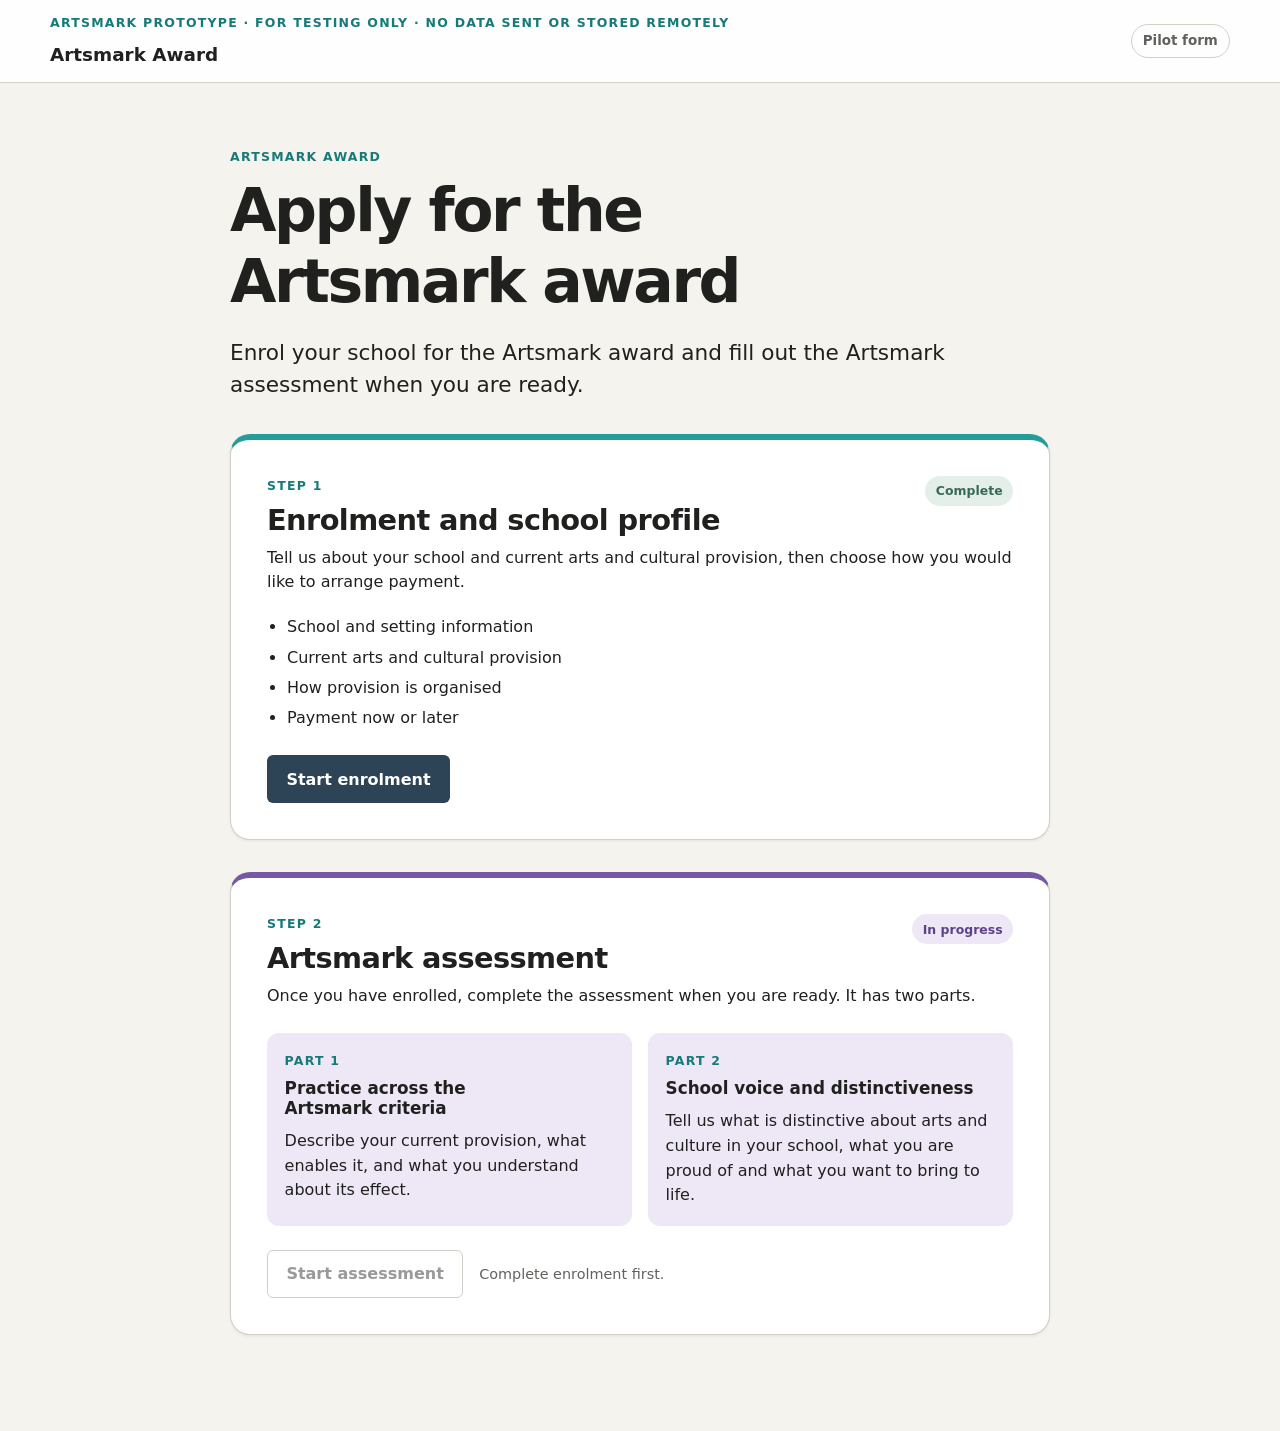
<file: alpha/index.html>
<!DOCTYPE html>
<html lang="en">
<head>
  <meta charset="UTF-8">
  <meta name="viewport" content="width=device-width, initial-scale=1.0">
  <meta
    name="description"
    content="Artsmark Award pilot enrolment and assessment form."
  >
  <title>Artsmark Award · Pilot form</title>
  <link rel="stylesheet" href="styles.css">
</head>

<body>
  <a class="skip-link" href="#main-content">Skip to main content</a>

  <header class="site-header">
    <div class="site-header__inner">
      <div>
        <p class="eyebrow">
          Artsmark prototype · For testing only · No data sent or stored remotely
        </p>
        <p class="site-title">Artsmark Award</p>
      </div>

      <span class="prototype-label">Pilot form</span>
    </div>
  </header>

  <main id="main-content" class="page-shell" tabindex="-1">

    <!-- =====================================================
         LANDING
         ===================================================== -->
    <section
      id="landing-screen"
      class="screen screen--active"
      aria-labelledby="landing-title"
    >
      <div class="landing-panel">
        <p class="eyebrow">Artsmark Award</p>

        <h1 id="landing-title">Apply for the Artsmark award</h1>

        <p class="lead">
          Enrol your school for the Artsmark award and fill out the Artsmark assessment when you are ready.
        </p>

        <article
          id="enrolment-stage-card"
          class="journey-stage journey-stage--enrolment"
        >
          <div class="stage-heading">
            <div>
              <p class="stage-label">Step 1</p>
              <h2>Enrolment and school profile</h2>
            </div>

            <span
              id="enrolment-status"
              class="status-pill"
              hidden
            >
              Complete
            </span>
          </div>

          <p>
            Tell us about your school and current arts and cultural provision,
            then choose how you would like to arrange payment.
          </p>

          <ul class="stage-summary">
            <li>School and setting information</li>
            <li>Current arts and cultural provision</li>
            <li>How provision is organised</li>
            <li>Payment now or later</li>
          </ul>

          <div class="stage-actions">
            <button
              id="start-enrolment-button"
              class="button button--primary"
              type="button"
            >
              Start enrolment
            </button>
          </div>
        </article>

        <div class="journey-divider" aria-hidden="true"></div>

        <article
          id="assessment-stage-card"
          class="journey-stage journey-stage--assessment"
        >
          <div class="stage-heading">
            <div>
              <p class="stage-label">Step 2</p>
              <h2>Artsmark assessment</h2>
            </div>

            <span
              id="assessment-status"
              class="status-pill status-pill--secondary"
              hidden
            >
              In progress
            </span>
          </div>

          <p>
            Once you have enrolled, complete the assessment when you are ready.
            It has two parts.
          </p>

          <div class="assessment-parts">
            <article>
              <p class="part-number">Part 1</p>
              <h3>Practice across the Artsmark criteria</h3>
              <p>
                Describe your current provision, what enables it, and what you
                understand about its effect.
              </p>
            </article>

            <article>
              <p class="part-number">Part 2</p>
              <h3>School voice and distinctiveness</h3>
              <p>
                Tell us what is distinctive about arts and culture in your
                school, what you are proud of and what you want to bring to
                life.
              </p>
            </article>
          </div>

          <div class="stage-actions">
            <button
              id="start-assessment-button"
              class="button button--secondary"
              type="button"
            >
              Start assessment
            </button>

            <p
              id="assessment-lock-note"
              class="stage-note"
            >
              Complete enrolment first.
            </p>
          </div>
        </article>
      </div>
    </section>

    <!-- =====================================================
         ENROLMENT / SCHOOL PROFILE
         ===================================================== -->
    <section
      id="profile-screen"
      class="screen"
      aria-labelledby="profile-title"
    >
      <div class="workflow-header">
        <div>
          <p class="eyebrow">Enrolment</p>
          <h1 id="profile-title">Enrolment and school profile</h1>
        </div>

        <p
          id="profile-saved-status"
          class="saved-status"
          aria-live="polite"
        >
          Draft saved
        </p>
      </div>

      <div class="workflow-layout">
        <aside class="workflow-navigation" aria-label="Enrolment progress">
          <h2>Enrolment</h2>

          <ol class="workflow-list">
            <li class="is-current" data-step="1">
              School profile
            </li>
            <li data-step="2">
              Payment
            </li>
          </ol>
        </aside>

        <form id="profile-form" class="form-panel" novalidate>
          <div class="guidance-card guidance-card--aqua">
            <h2>How to approach this section</h2>

            <p>
              Following the school details, the questions are generic and will
              not therefore apply to every type of setting. If something is not
              relevant to your school, select or write “Not applicable.” You
              will not be disadvantaged for this.
            </p>
          </div>

          <div id="profile-content"></div>

          <div class="form-actions">
            <button
              id="profile-back"
              class="button button--secondary"
              type="button"
            >
              Back
            </button>

            <button
              id="profile-save-exit"
              class="button button--quiet"
              type="button"
            >
              Save and return to start
            </button>

            <button
              class="button button--primary"
              type="submit"
            >
              Continue to payment
            </button>
          </div>
        </form>
      </div>
    </section>

    <!-- =====================================================
         PAYMENT
         ===================================================== -->
    <section
      id="payment-screen"
      class="screen"
      aria-labelledby="payment-title"
    >
      <div class="workflow-header">
        <div>
          <p class="eyebrow">Enrolment</p>
          <h1 id="payment-title">Arrange payment</h1>
        </div>
      </div>

      <div class="workflow-layout">
        <aside class="workflow-navigation" aria-label="Enrolment progress">
          <h2>Enrolment</h2>

          <ol class="workflow-list">
            <li class="is-complete" data-step="1">
              School profile
            </li>
            <li class="is-current" data-step="2">
              Payment
            </li>
          </ol>
        </aside>

        <form id="payment-form" class="form-panel" novalidate>
          <section class="payment-card">
            <p class="section-kicker">Payment</p>

            <h2>How would you like to arrange payment?</h2>

            <p>
              Choose the option that best fits how your school needs to arrange
              payment.
            </p>

            <div class="payment-options">
              <label class="choice-option">
                <input
                  type="radio"
                  name="paymentOption"
                  value="now"
                >

                <span>
                  <strong>Pay now</strong>
                  <small>
                    Continue to payment now.
                  </small>
                </span>
              </label>

              <label class="choice-option">
                <input
                  type="radio"
                  name="paymentOption"
                  value="later"
                >

                <span>
                  <strong>Pay later</strong>
                  <small>
                    Choose this if your school needs to arrange an invoice or
                    payment internally.
                  </small>
                </span>
              </label>
            </div>

            <div
              id="pay-now-guidance"
              class="guidance-card guidance-card--aqua"
              hidden
            >
              <h3>Pay now</h3>

              <p>
                In the live service, you would continue to the Artsmark payment
                process here.
              </p>

              <button
                id="prototype-pay-button"
                class="button button--primary"
                type="button"
              >
                Continue to payment
              </button>
            </div>

            <div
              id="pay-later-guidance"
              class="guidance-card guidance-card--purple"
              hidden
            >
              <h3>Pay later</h3>

              <p>
                Your enrolment can be completed now while your school arranges
                payment internally.
              </p>

              <p>
                Payment must be received by
                <strong>[DD Month YYYY]</strong>.
              </p>

              <p>
                If you need help arranging payment, contact
                <strong>[Artsmark contact / email]</strong>.
              </p>
            </div>

            <p
              id="payment-validation"
              class="validation-message"
              role="alert"
              hidden
            >
              Choose whether you would like to pay now or pay later.
            </p>
          </section>

          <div class="form-actions">
            <button
              id="payment-back"
              class="button button--secondary"
              type="button"
            >
              Back
            </button>

            <button
              id="payment-save-exit"
              class="button button--quiet"
              type="button"
            >
              Save and return to start
            </button>

            <button
              class="button button--primary"
              type="submit"
            >
              Complete enrolment
            </button>
          </div>
        </form>
      </div>
    </section>

    <!-- =====================================================
         ENROLMENT COMPLETE
         ===================================================== -->
    <section
      id="enrolment-complete-screen"
      class="screen"
      aria-labelledby="enrolment-complete-title"
    >
      <div class="narrow-panel completion-panel">
        <p class="eyebrow">Enrolment complete</p>

        <h1 id="enrolment-complete-title">
          Your school is enrolled
        </h1>

        <p class="lead">
          Your school profile and payment preference have been saved.
        </p>

        <div
          id="payment-summary"
          class="guidance-card guidance-card--aqua"
        ></div>

        <p>
          You can now begin the Artsmark assessment when you are ready.
        </p>

        <div class="intro-actions">
          <button
            id="go-to-assessment-button"
            class="button button--primary"
            type="button"
          >
            Start assessment
          </button>

          <button
            id="return-home-after-enrolment"
            class="button button--secondary"
            type="button"
          >
            Return to start
          </button>
        </div>
      </div>
    </section>

    <!-- =====================================================
         ASSESSMENT INTRO
         ===================================================== -->
    <section
      id="assessment-intro-screen"
      class="screen"
      aria-labelledby="assessment-intro-title"
    >
      <div class="narrow-panel">
        <p class="eyebrow">Artsmark assessment</p>

        <h1 id="assessment-intro-title">Your Artsmark assessment</h1>

        <p class="lead">
          The Artsmark award is based on an assessment of your school's current
          arts and cultural provision against the Artsmark criteria and quality
          principles.
        </p>

        <p>
          It is both descriptive and interpretive, meaning rather than a
          complete record of everything your school has done, it should help
          your assessor understand what arts and culture look like in your
          setting, why they matter and what you know about their effect.
        </p>

        <div class="assessment-intro-grid">
          <article class="assessment-intro-card">
            <p class="part-number">Part 1</p>
            <h2>Practice across the Artsmark criteria</h2>
            <p>
              Four areas bring related criteria together and ask you to
              describe current practice, what enables it, and what you
              understand about its effect.
            </p>
          </article>

          <article class="assessment-intro-card">
            <p class="part-number">Part 2</p>
            <h2>School voice and distinctiveness</h2>
            <p>
              Step back from the individual criteria and tell us what is
              distinctive, what you value, and what you most want the assessor
              to understand.
            </p>
          </article>
        </div>

        <div class="intro-actions">
          <button
            id="assessment-intro-back"
            class="button button--secondary"
            type="button"
          >
            Back
          </button>

          <button
            id="assessment-intro-next"
            class="button button--primary"
            type="button"
          >
            Begin assessment
          </button>
        </div>
      </div>
    </section>

    <!-- =====================================================
         CRITERIA INTRO
         ===================================================== -->
    <section
      id="criteria-intro-screen"
      class="screen"
      aria-labelledby="criteria-intro-title"
    >
      <div class="workflow-header">
        <div>
          <p class="eyebrow">Artsmark assessment · Part 1</p>

          <h1 id="criteria-intro-title">
            Practice across the Artsmark criteria
          </h1>
        </div>
      </div>

      <div class="workflow-layout">
        <aside class="workflow-navigation" aria-label="Assessment progress">
          <h2>Assessment</h2>

          <ol class="workflow-list">
            <li class="is-current" data-step="1">
              Practice across the criteria
            </li>
            <li data-step="2">
              School voice and distinctiveness
            </li>
            <li data-step="3">
              Before you submit
            </li>
          </ol>
        </aside>

        <div class="form-panel">
          <div class="guidance-card guidance-card--aqua">
            <h2>How to approach this section</h2>

            <p>
              The sections below organise the Artsmark criteria into four
              related areas. The order is intended to help you move from the
              arts and cultural experiences pupils have, towards the wider
              conditions and relationships that support them.
            </p>

            <p>
              Assessors are interested in an honest account of your current
              provision, including what is well established, what is emerging
              and what may be constrained by your context.
            </p>

            <p>
              For each section, tell us what this looks like in your school
              now. Choose examples that best represent your current practice.
              Where possible, go beyond describing activity to help us
              understand why it matters, who experiences or shapes it, what
              makes it possible or helps it continue, what you have noticed or
              learned about its effect, and what helps you know this.
            </p>
          </div>

          <div class="guidance-card guidance-card--purple">
            <h2>
              If something is less relevant or less developed in your setting
            </h2>

            <p>
              You can still tell us about your current relationship to it.
              For example, you might explain:
            </p>

            <ul>
              <li>why it is less relevant in your context</li>
              <li>
                practical or geographical barriers that affect what is possible
              </li>
              <li>
                what you currently do at a scale that makes sense for your
                school
              </li>
              <li>
                something you are beginning to explore or understand
              </li>
              <li>
                what an equivalent looks like in your particular setting
              </li>
            </ul>
          </div>

          <p>
            Schools are all different. Their size, phase, location, pupils,
            staffing, resources and community will all affect what arts and
            cultural provision can and should look like.
          </p>

          <p>
            This means that not every section or prompt will be equally
            relevant to every school. They are there to help you consider what
            might be useful to tell us, not as a checklist of things you are
            expected to have.
          </p>

          <p class="limit-note">
            The suggested response is 100–300 words per area, however this will
            be finalised following the pilot.
          </p>

          <section class="areas-card" aria-labelledby="four-areas-title">
            <h2 id="four-areas-title">The four areas</h2>

            <div class="areas-table">
              <div class="areas-table__header">
                <div>Section</div>
                <div>Relevant Artsmark criteria</div>
              </div>

              <div class="areas-table__row">
                <div>
                  <strong>
                    1. Arts and culture: learning and experiences
                  </strong>
                </div>
                <div>
                  Curriculum design and delivery + Range of offer
                </div>
              </div>

              <div class="areas-table__row">
                <div>
                  <strong>2. Inclusion and pupil agency</strong>
                </div>
                <div>
                  Equality, diversity and inclusion + Children and young people
                </div>
              </div>

              <div class="areas-table__row">
                <div>
                  <strong>3. People, capability and sustainability</strong>
                </div>
                <div>
                  Values and ethos + Leadership + CPD
                </div>
              </div>

              <div class="areas-table__row">
                <div>
                  <strong>4. Cultural connections and contribution</strong>
                </div>
                <div>
                  Cultural collaborations
                </div>
              </div>
            </div>
          </section>

          <div class="form-actions">
            <button
              id="criteria-intro-back"
              class="button button--secondary"
              type="button"
            >
              Back
            </button>

            <span></span>

            <button
              id="criteria-intro-next"
              class="button button--primary"
              type="button"
            >
              Start this part
            </button>
          </div>
        </div>
      </div>
    </section>

    <!-- =====================================================
         CRITERIA DETAIL
         ===================================================== -->
    <section
      id="criteria-screen"
      class="screen"
      aria-labelledby="criteria-title"
    >
      <div class="progress-header">
        <div class="progress-meta">
          <p id="criteria-progress-text" class="progress-text">
            Area 1 of 4
          </p>

          <p
            id="criteria-saved-status"
            class="saved-status"
            aria-live="polite"
          >
            Draft saved
          </p>
        </div>

        <div
          id="criteria-progress-track"
          class="progress-track"
          role="progressbar"
          aria-valuemin="0"
          aria-valuemax="100"
          aria-valuenow="25"
        >
          <div id="criteria-progress-bar" class="progress-bar"></div>
        </div>
      </div>

      <div class="questionnaire-layout">
        <aside
          class="section-navigation"
          aria-label="Practice across the Artsmark criteria"
        >
          <h2>Practice across the criteria</h2>
          <ol id="criteria-section-list" class="section-list"></ol>
        </aside>

        <form id="criteria-form" class="question-panel" novalidate>
          <div class="section-heading">
            <p id="criteria-eyebrow" class="eyebrow"></p>
            <h1 id="criteria-title"></h1>
            <p id="criteria-label" class="criteria-label"></p>
            <p
              id="criteria-description"
              class="lead criteria-description"
            ></p>
            <p
              id="criteria-extra-description"
              class="criteria-extra-description"
            ></p>
          </div>

          <div class="guidance-grid">
            <article class="guidance-card guidance-card--aqua">
              <h2>How this part is used</h2>
              <div id="criteria-how-used"></div>
            </article>

            <article class="guidance-card guidance-card--purple">
              <h2>You might speak about</h2>
              <ul id="criteria-prompts"></ul>
            </article>
          </div>

          <article class="response-card">
            <h2>What this currently looks like in your school</h2>

            <p id="criteria-response-guidance"></p>
            <p id="criteria-limit-note" class="limit-note"></p>

            <textarea
              id="criteria-response"
              rows="14"
              placeholder="Type your response here"
            ></textarea>

            <div class="textarea-meta">
              <span id="criteria-word-guidance"></span>
              <span id="criteria-word-count">0 words</span>
            </div>
          </article>

          <div class="form-actions">
            <button
              id="criteria-back"
              class="button button--secondary"
              type="button"
            >
              Back
            </button>

            <button
              id="criteria-save-exit"
              class="button button--quiet"
              type="button"
            >
              Save and return to start
            </button>

            <button
              id="criteria-next"
              class="button button--primary"
              type="submit"
            >
              Save and continue
            </button>
          </div>
        </form>
      </div>
    </section>

    <!-- =====================================================
         SCHOOL VOICE INTRO
         ===================================================== -->
    <section
      id="voice-intro-screen"
      class="screen"
      aria-labelledby="voice-intro-title"
    >
      <div class="workflow-header">
        <div>
          <p class="eyebrow">Artsmark assessment · Part 2</p>

          <h1 id="voice-intro-title">
            School voice and distinctiveness
          </h1>
        </div>
      </div>

      <div class="workflow-layout">
        <aside class="workflow-navigation" aria-label="Assessment progress">
          <h2>Assessment</h2>

          <ol class="workflow-list">
            <li class="is-complete" data-step="1">
              Practice across the criteria
            </li>
            <li class="is-current" data-step="2">
              School voice and distinctiveness
            </li>
            <li data-step="3">
              Before you submit
            </li>
          </ol>
        </aside>

        <div class="form-panel">
          <div class="guidance-card guidance-card--aqua">
            <h2>How to approach this section</h2>

            <p>
              While the sections above help us consider your provision against
              the Artsmark criteria, this part gives you more space to tell us
              what is particular about your school: what is unique, what you
              value and what you most want the assessor to understand.
            </p>
          </div>

          <div class="guidance-card guidance-card--purple">
            <h2>You might speak about</h2>

            <ul>
              <li>something you are especially proud of achieving</li>
              <li>
                where children and young people experience joy, creativity or
                freedom
              </li>
              <li>your contribution to the wider school community</li>
              <li>an area you have worked hard to strengthen</li>
            </ul>

            <p>
              You do not need to repeat examples already given unless they
              help tell a bigger story.
            </p>
          </div>

          <div class="form-actions">
            <button
              id="voice-intro-back"
              class="button button--secondary"
              type="button"
            >
              Back
            </button>

            <span></span>

            <button
              id="voice-intro-next"
              class="button button--primary"
              type="button"
            >
              Start this part
            </button>
          </div>
        </div>
      </div>
    </section>

    <!-- =====================================================
         SCHOOL VOICE DETAIL
         ===================================================== -->
    <section
      id="voice-screen"
      class="screen"
      aria-labelledby="voice-title"
    >
      <div class="progress-header">
        <div class="progress-meta">
          <p id="voice-progress-text" class="progress-text">
            Question 1 of 4
          </p>

          <p
            id="voice-saved-status"
            class="saved-status"
            aria-live="polite"
          >
            Draft saved
          </p>
        </div>

        <div
          id="voice-progress-track"
          class="progress-track"
          role="progressbar"
          aria-valuemin="0"
          aria-valuemax="100"
          aria-valuenow="25"
        >
          <div id="voice-progress-bar" class="progress-bar"></div>
        </div>
      </div>

      <div class="questionnaire-layout">
        <aside
          class="section-navigation"
          aria-label="School voice questions"
        >
          <h2>School voice and distinctiveness</h2>
          <ol id="voice-section-list" class="section-list"></ol>
        </aside>

        <form id="voice-form" class="question-panel" novalidate>
          <article class="narrative-question-card">
            <p id="voice-question-count" class="question-count"></p>
            <h1 id="voice-title" class="narrative-title"></h1>
            <p id="voice-guidance" class="question-intro"></p>
            <p id="voice-limit-note" class="limit-note"></p>

            <div
              id="standard-voice-response"
              class="textarea-wrapper"
            >
              <textarea
                id="voice-response"
                rows="14"
                placeholder="Type your response here"
              ></textarea>

              <div class="textarea-meta">
                <span></span>
                <span id="voice-word-count">0 words</span>
              </div>
            </div>

            <div id="bring-to-life-content" hidden>
              <div class="guidance-card guidance-card--purple">
                <h2>What you can share</h2>

                <p>
                  Please provide one link to a folder containing a small
                  selection of material.
                </p>

                <p>
                  For the pilot, we suggest a maximum of three items in total.
                  These might include:
                </p>

                <ul>
                  <li>photographs</li>
                  <li>examples of pupil work</li>
                  <li>a short document or other artefact</li>
                  <li>pupil, family, community or partner contributions</li>
                  <li>links to audio or video</li>
                </ul>

                <p>
                  Please keep any audio or video material to no more than two
                  minutes in total.
                </p>

                <p>
                  Choose material that adds something difficult to communicate
                  in writing rather than repeating or documenting everything
                  in your application.
                </p>
              </div>

              <div class="field">
                <label for="bring-notice">
                  What would you like the assessor to notice or understand
                  from this?
                </label>

                <p class="field-help">
                  A sentence or two is enough.
                </p>

                <textarea
                  id="bring-notice"
                  rows="6"
                  placeholder="Type your response here"
                ></textarea>
              </div>

              <div class="field">
                <label for="folder-link">Folder link</label>

                <input
                  id="folder-link"
                  type="url"
                  placeholder="Paste the link here"
                >
              </div>

              <div class="guidance-card guidance-card--aqua">
                <h2>Sharing safely</h2>

                <p>
                  Your school is responsible for ensuring that anything shared:
                </p>

                <ul>
                  <li>
                    follows your own safeguarding, consent and data-protection
                    policies
                  </li>
                  <li>is appropriate to share outside the school</li>
                  <li>
                    has the necessary permissions where children, young people
                    or others can be identified
                  </li>
                  <li>
                    can be accessed by the assessor for the assessment period
                  </li>
                </ul>
              </div>

              <p>
                Material may also be the kind of work you would be happy to
                celebrate or share with other Artsmark schools.
              </p>

              <label class="checkbox-card" for="share-permission">
                <input id="share-permission" type="checkbox">

                <span>
                  If Artsmark thought something I shared could be useful or
                  inspiring to other schools, I would be happy to be contacted
                  for permission to share it more widely.
                </span>
              </label>
            </div>
          </article>

          <div class="form-actions">
            <button
              id="voice-back"
              class="button button--secondary"
              type="button"
            >
              Back
            </button>

            <button
              id="voice-save-exit"
              class="button button--quiet"
              type="button"
            >
              Save and return to start
            </button>

            <button
              id="voice-next"
              class="button button--primary"
              type="submit"
            >
              Save and continue
            </button>
          </div>
        </form>
      </div>
    </section>

    <!-- =====================================================
         BEFORE SUBMIT
         ===================================================== -->
    <section
      id="submit-screen"
      class="screen"
      aria-labelledby="submit-title"
    >
      <div class="workflow-header">
        <div>
          <p class="eyebrow">Artsmark assessment</p>
          <h1 id="submit-title">Before you submit</h1>
        </div>
      </div>

      <div class="workflow-layout">
        <aside class="workflow-navigation" aria-label="Assessment progress">
          <h2>Assessment</h2>

          <ol class="workflow-list">
            <li class="is-complete" data-step="1">
              Practice across the criteria
            </li>
            <li class="is-complete" data-step="2">
              School voice and distinctiveness
            </li>
            <li class="is-current" data-step="3">
              Before you submit
            </li>
          </ol>
        </aside>

        <form id="submit-form" class="form-panel" novalidate>
          <section class="checklist-card">
            <h2>Please check that:</h2>

            <ul class="checklist">
              <li>your school profile is up to date</li>
              <li>your responses describe your current provision</li>
              <li>
                you have chosen examples that help the assessor understand your
                practice rather than trying to record everything
              </li>
              <li>
                where you make claims about impact or change, you have explained
                what has helped you reach that understanding
              </li>
              <li>
                your application reflects your actual setting, including areas
                that may be less developed or work differently from other
                schools
              </li>
              <li>
                any supplementary material meets your school's safeguarding,
                consent and data-protection requirements
              </li>
            </ul>
          </section>

          <div class="guidance-card guidance-card--purple">
            <p>
              <strong>
                Please remember you are not writing towards a particular award
                level.
              </strong>
              Your assessor will consider the application as a whole against
              the Artsmark framework and use professional judgement to
              determine the award.
            </p>
          </div>

          <div class="field-grid field-grid--two">
            <div class="field">
              <label for="submitter-name">
                Name of person submitting
              </label>
              <input
                id="submitter-name"
                name="submitterName"
                type="text"
              >
            </div>

            <div class="field">
              <label for="submitter-role">Role</label>
              <input
                id="submitter-role"
                name="submitterRole"
                type="text"
              >
            </div>

            <div class="field">
              <label for="submit-date">Date</label>
              <input
                id="submit-date"
                name="submitDate"
                type="date"
              >
            </div>
          </div>

          <section class="declaration-card">
            <h2>Declaration</h2>

            <p>
              I confirm that the information in this application is an accurate
              account of our school's current arts and cultural provision.
            </p>

            <label
              class="checkbox-card"
              for="declaration-confirmation"
            >
              <input
                id="declaration-confirmation"
                type="checkbox"
              >

              <span>Confirmation · Tick / sign here</span>
            </label>
          </section>

          <div class="form-actions">
            <button
              id="submit-back"
              class="button button--secondary"
              type="button"
            >
              Back
            </button>

            <button
              id="submit-save-exit"
              class="button button--quiet"
              type="button"
            >
              Save and return to start
            </button>

            <button
              class="button button--primary"
              type="submit"
            >
              Finish
            </button>
          </div>
        </form>
      </div>
    </section>

    <!-- =====================================================
         ASSESSMENT COMPLETE
         ===================================================== -->
    <section
      id="complete-screen"
      class="screen"
      aria-labelledby="complete-title"
    >
      <div class="narrow-panel completion-panel">
        <p class="eyebrow">Pilot form complete</p>

        <h1 id="complete-title">
          Your assessment draft is complete
        </h1>

        <p class="lead">
          This prototype does not send or submit data. Your responses are stored
          only in this browser session for testing.
        </p>

        <div class="intro-actions">
          <button
            id="return-to-form"
            class="button button--secondary"
            type="button"
          >
            Return to final check
          </button>

          <button
            id="return-home"
            class="button button--primary"
            type="button"
          >
            Return to start
          </button>

          <button
            id="restart-button"
            class="button button--quiet"
            type="button"
          >
            Clear this draft and start again
          </button>
        </div>
      </div>
    </section>

    <div
      id="live-region"
      class="visually-hidden"
      aria-live="polite"
    ></div>
  </main>

  <script src="script.js"></script>
</body>
</html>
</file>
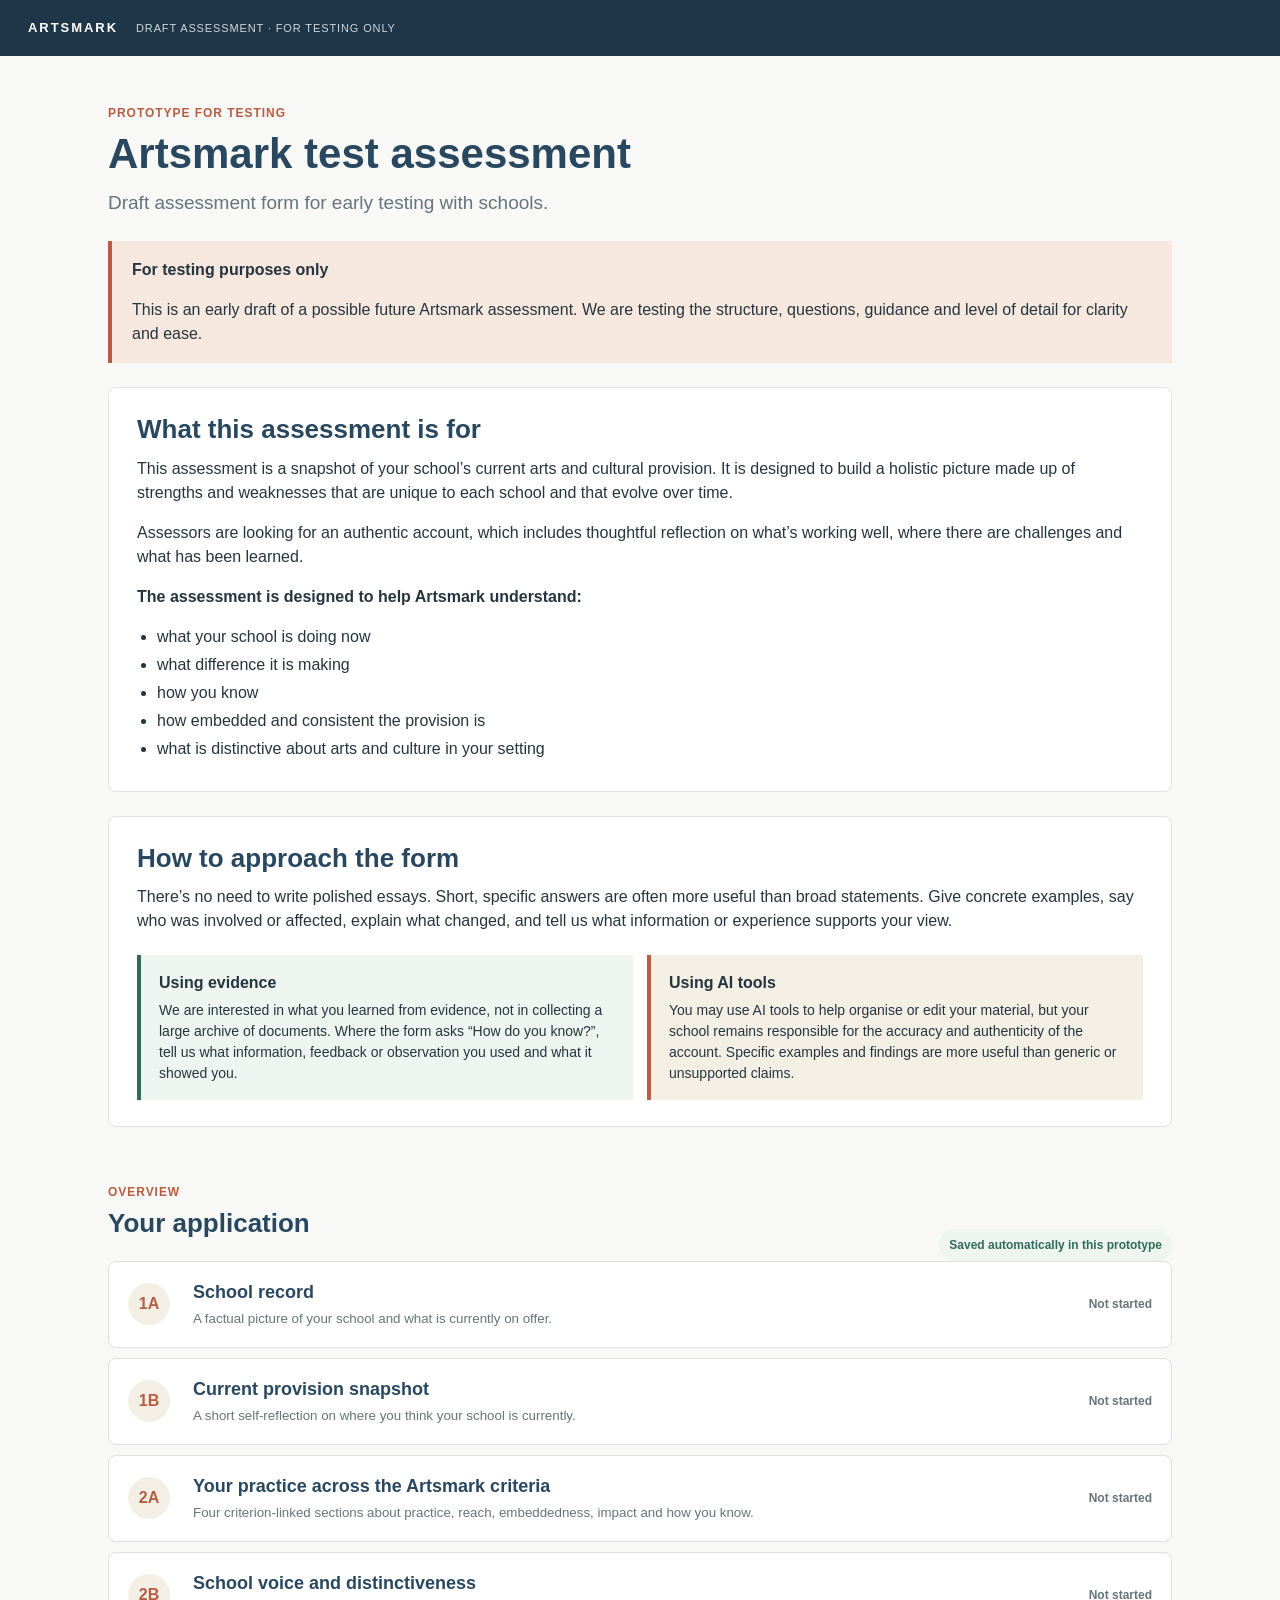
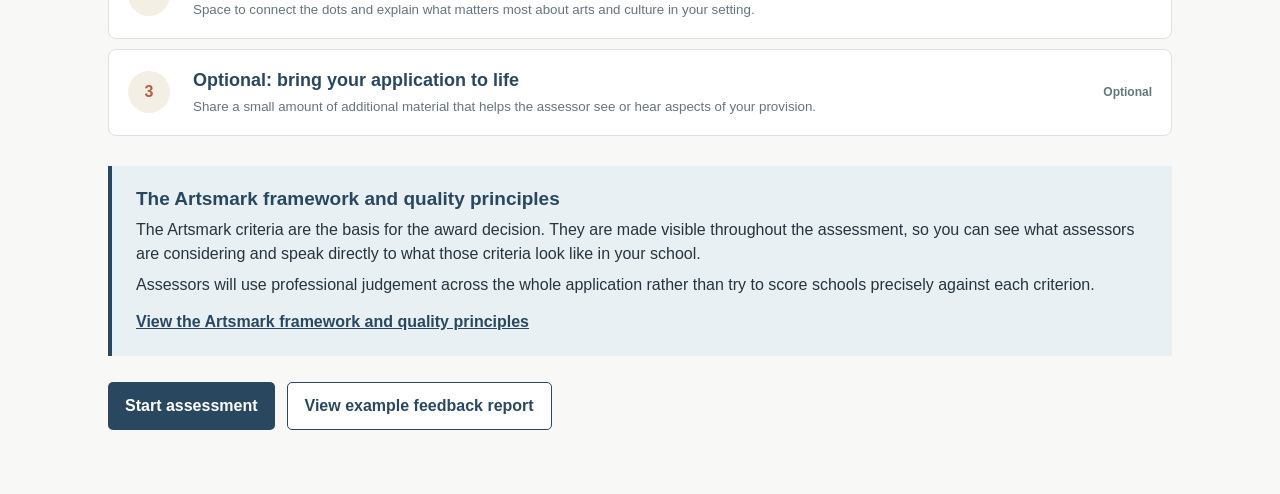
<file: assess/index.html>
<!doctype html>
<html lang="en">
<head>
  <meta charset="utf-8">
  <meta name="viewport" content="width=device-width,initial-scale=1">
  <title>Artsmark test assessment</title>
  <link rel="stylesheet" href="styles.css">
</head>

<body>
  <header class="site-header">
    <strong class="site-brand">ARTSMARK</strong>
    <span class="site-label">DRAFT ASSESSMENT · FOR TESTING ONLY</span>
  </header>

  <main>

    <!-- LANDING -->
    <section id="landing" class="screen active">
      <div class="container hero">
        <p class="eyebrow">Prototype for testing</p>
        <h1>Artsmark test assessment</h1>
        <p class="lede">Draft assessment form for early testing with schools.</p>

        <div class="testing-note">
          <strong>For testing purposes only</strong>
          <p>
            This is an early draft of a possible future Artsmark assessment.
            We are testing the structure, questions, guidance and level of detail
            for clarity and ease.
          </p>
        </div>

        <section class="landing-copy">
          <h2>What this assessment is for</h2>
          <p>
            This assessment is a snapshot of your school’s current arts and cultural
            provision. It is designed to build a holistic picture made up of strengths
            and weaknesses that are unique to each school and that evolve over time.
          </p>
          <p>
            Assessors are looking for an authentic account, which includes thoughtful
            reflection on what’s working well, where there are challenges and what has
            been learned.
          </p>
          <p><strong>The assessment is designed to help Artsmark understand:</strong></p>
          <ul class="simple-list">
            <li>what your school is doing now</li>
            <li>what difference it is making</li>
            <li>how you know</li>
            <li>how embedded and consistent the provision is</li>
            <li>what is distinctive about arts and culture in your setting</li>
          </ul>
        </section>

        <section class="landing-copy">
          <h2>How to approach the form</h2>
          <p>
            There’s no need to write polished essays. Short, specific answers are often
            more useful than broad statements. Give concrete examples, say who was involved
            or affected, explain what changed, and tell us what information or experience
            supports your view.
          </p>

          <div class="landing-callouts">
            <div class="inline-note">
              <strong>Using evidence</strong>
              <p>
                We are interested in what you learned from evidence, not in collecting a
                large archive of documents. Where the form asks “How do you know?”, tell us
                what information, feedback or observation you used and what it showed you.
              </p>
            </div>

            <div class="inline-note inline-note--ai">
              <strong>Using AI tools</strong>
              <p>
                You may use AI tools to help organise or edit your material, but your school
                remains responsible for the accuracy and authenticity of the account.
                Specific examples and findings are more useful than generic or unsupported
                claims.
              </p>
            </div>
          </div>
        </section>
      </div>

      <section class="overview">
        <div class="overview-heading">
          <div>
            <p class="eyebrow">Overview</p>
            <h2>Your application</h2>
          </div>
          <span class="autosave">Saved automatically in this prototype</span>
        </div>

        <div id="overviewCards" class="overview-cards"></div>

        <div class="framework-box">
          <h3>The Artsmark framework and quality principles</h3>
          <p>
            The Artsmark criteria are the basis for the award decision. They are made visible
            throughout the assessment, so you can see what assessors are considering and speak
            directly to what those criteria look like in your school.
          </p>
          <p>
            Assessors will use professional judgement across the whole application rather than
            try to score schools precisely against each criterion.
          </p>
          <a class="text-link" href="#" onclick="return false;">
            View the Artsmark framework and quality principles
          </a>
        </div>

        <div class="actions">
          <button class="primary" data-go="school-record">Start assessment</button>
          <button class="secondary" id="viewFeedback">View example feedback report</button>
        </div>
      </section>
    </section>

    <!-- FORM -->
    <section id="form" class="screen form-layout">
      <aside class="sidebar">
        <button class="plain" id="home">← Overview</button>

        <div class="progress-meta">
          <span>Your progress</span>
          <span id="progressLabel">0%</span>
        </div>

        <div class="progress-track">
          <div id="progressBar"></div>
        </div>

        <nav id="nav" class="form-nav"></nav>
      </aside>

      <div id="formBody" class="form-body"></div>
    </section>

    <!-- FEEDBACK REPORT -->
    <section id="feedback" class="screen">
      <div class="container feedback-page">
        <button class="plain" id="feedbackHome">← Back to assessment overview</button>

        <div class="award-header">
          <div>
            <strong class="brand-dark">ARTSMARK</strong>
            <p class="eyebrow">Illustrative prototype for testing</p>
            <h1>Riverside Community School</h1>
            <p>
              Primary · 420 pupils · Urban community setting<br>
              URN 123456 · Assessment submitted 18 September 2026
            </p>
          </div>

          <div class="award">
            <strong>GOLD</strong>
            <span>ARTSMARK AWARD</span>
            <small>Valid until December 2028</small>
          </div>
        </div>

        <div class="testing-note">
          <strong>Prototype only</strong>
          <p>
            This is a fictional example designed to test the shape, level of detail
            and usefulness of a future Artsmark award and feedback report. The wording,
            criterion profile and feedback format are not final.
          </p>
        </div>

        <section class="report-section">
          <p class="eyebrow">Award outcome</p>
          <h2>Your Artsmark result</h2>
          <p>
            Riverside Community School has been awarded Artsmark Gold because arts and
            culture are a visible, sustained part of school life, with strong leadership
            support, a broad curriculum and range of opportunities, and meaningful
            involvement from children and young people.
          </p>
          <p>
            Your application showed that this is more than a collection of activities:
            arts and culture connect to your values, curriculum planning and community
            relationships, and you were able to explain what difference this makes and
            how you know.
          </p>
          <p>
            The strongest evidence was in Values and Ethos, Leadership, Curriculum Design
            and Delivery, and Range of Offer. The overall picture is strong and embedded,
            while some areas — particularly systematic CPD, the consistency of cultural
            partnerships, and how participation is reviewed across different groups — are
            less developed. These do not detract from the strength of the overall provision,
            but they give you clear areas to build on during the life of your award.
          </p>
        </section>

        <section class="report-section">
          <p class="eyebrow">At a glance</p>
          <div class="two-column">
            <div class="card">
              <h3>Strongest areas</h3>
              <ul>
                <li>Arts and culture are clearly linked to school values and priorities.</li>
                <li>Curriculum and enrichment provide broad, coherent opportunities.</li>
                <li>Children and young people have visible opportunities to influence and lead.</li>
              </ul>
            </div>

            <div class="card">
              <h3>Areas to strengthen</h3>
              <ul>
                <li>Use participation and voice more systematically to identify inequities.</li>
                <li>Build a more planned approach to staff development across arts subjects.</li>
                <li>Deepen a small number of cultural partnerships so their impact is sustained.</li>
              </ul>
            </div>
          </div>
        </section>

        <section class="report-section">
          <p class="eyebrow">Criteria profile</p>
          <h2>Strengths and areas of development</h2>
          <p>
            This profile gives you a view across all eight Artsmark criteria. It is intended
            to make the pattern of your strengths and development areas visible; the award
            decision remains a professional judgement based on your application as a whole.
          </p>

          <div id="radar"></div>
          <p class="small">
            Illustrative profile: the outer edge indicates stronger evidence against a criterion.
            The chart is not a separate numerical score.
          </p>

          <div class="table-wrap">
            <table id="criteriaTable"></table>
          </div>
        </section>

        <section class="report-section">
          <p class="eyebrow">School highlights</p>
          <h2>Your school profile</h2>
          <p>
            Your criterion responses showed the individual parts of your provision. Your open
            responses helped the assessor understand how those parts connect and what gives arts
            and culture their particular character at Riverside.
          </p>

          <h3>A creative identity that is visible beyond individual subjects</h3>
          <p>
            A consistent thread through your application is that creativity is treated as part of
            how Riverside understands itself, rather than as an add-on. You linked arts activity
            to the school improvement plan, described regular opportunities for children to make
            and perform, and showed how staff use creative approaches across different areas of learning.
          </p>

          <h3>Joy, confidence and belonging are part of the value</h3>
          <p>
            The application was strongest when it described what children and young people actually
            experience. Your examples of the lunchtime making studio, pupil-curated exhibition and
            end-of-year performance gave a concrete sense of enjoyment, pride and ownership.
          </p>

          <h3>Your community context shapes the offer</h3>
          <p>
            You were clear that many families have limited access to cultural venues outside school.
            That makes the school’s role as a connector especially important.
          </p>
        </section>

        <section class="report-section">
          <p class="eyebrow">Examples from your application</p>
          <h2>What made your account convincing</h2>
          <ul>
            <li>Your school improvement plan names creativity and cultural entitlement as a curriculum priority, with termly review by senior leaders.</li>
            <li>Pupil voice led to the introduction of an open-access lunchtime making studio.</li>
            <li>A progression review in music identified uneven confidence in Years 3 and 4, leading to targeted staff training.</li>
            <li>The partnership with the local theatre moved from a one-off visit to a sequence of workshops, performance and teacher development.</li>
          </ul>
        </section>

        <section class="report-section">
          <p class="eyebrow">Looking ahead</p>
          <h2>What to strengthen next</h2>
          <p>
            You said you want to make pupil-led creative activity more consistent across the school,
            build staff confidence beyond specialist subjects, and make better use of local cultural
            relationships.
          </p>

          <div id="nextSteps"></div>

          <div class="support">
            <strong>Use the feedback as is most useful for your school</strong>
            <p>
              You do not need to turn every development point into an action plan. Your award
              recognises the quality of your current provision. During the life of the award,
              you can choose what to sustain, deepen or change in ways that fit your context
              and priorities.
            </p>
          </div>
        </section>
      </div>
    </section>

  </main>

  <script src="script.js"></script>
</body>
</html>
</file>
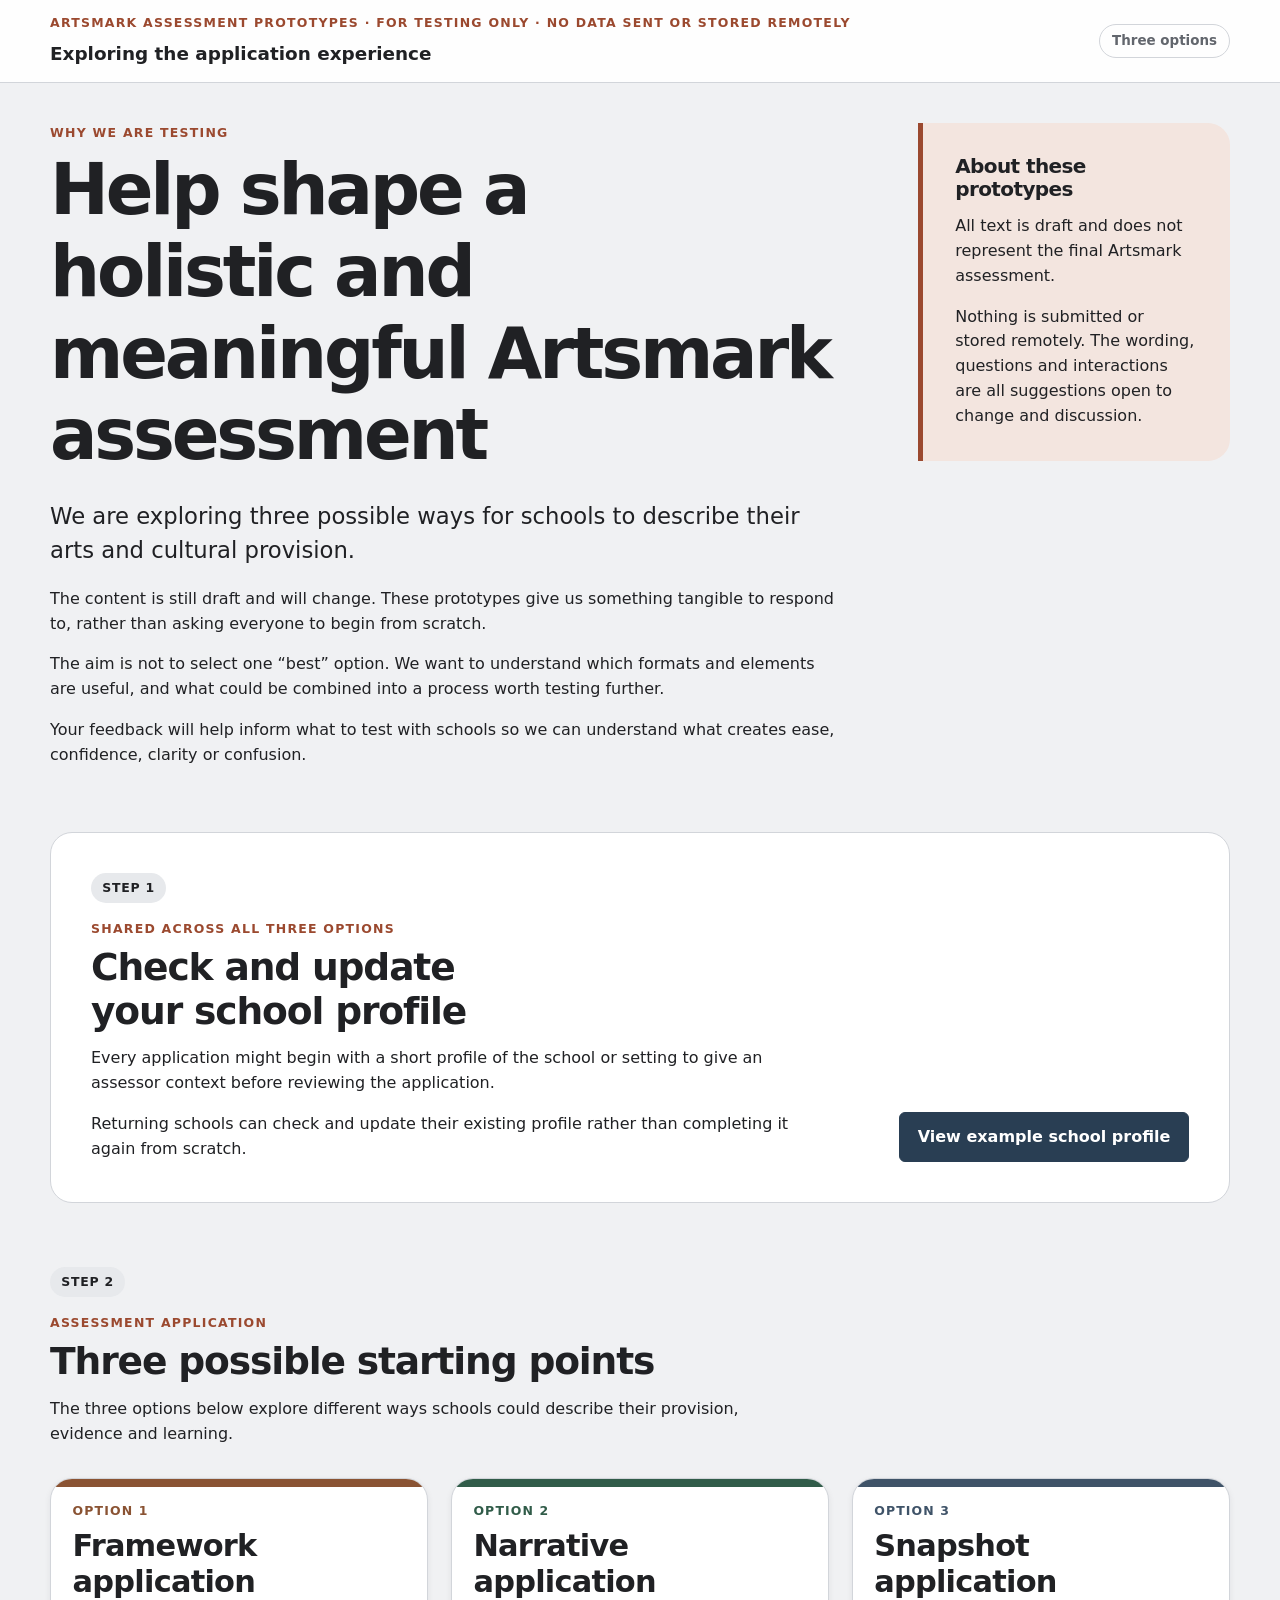
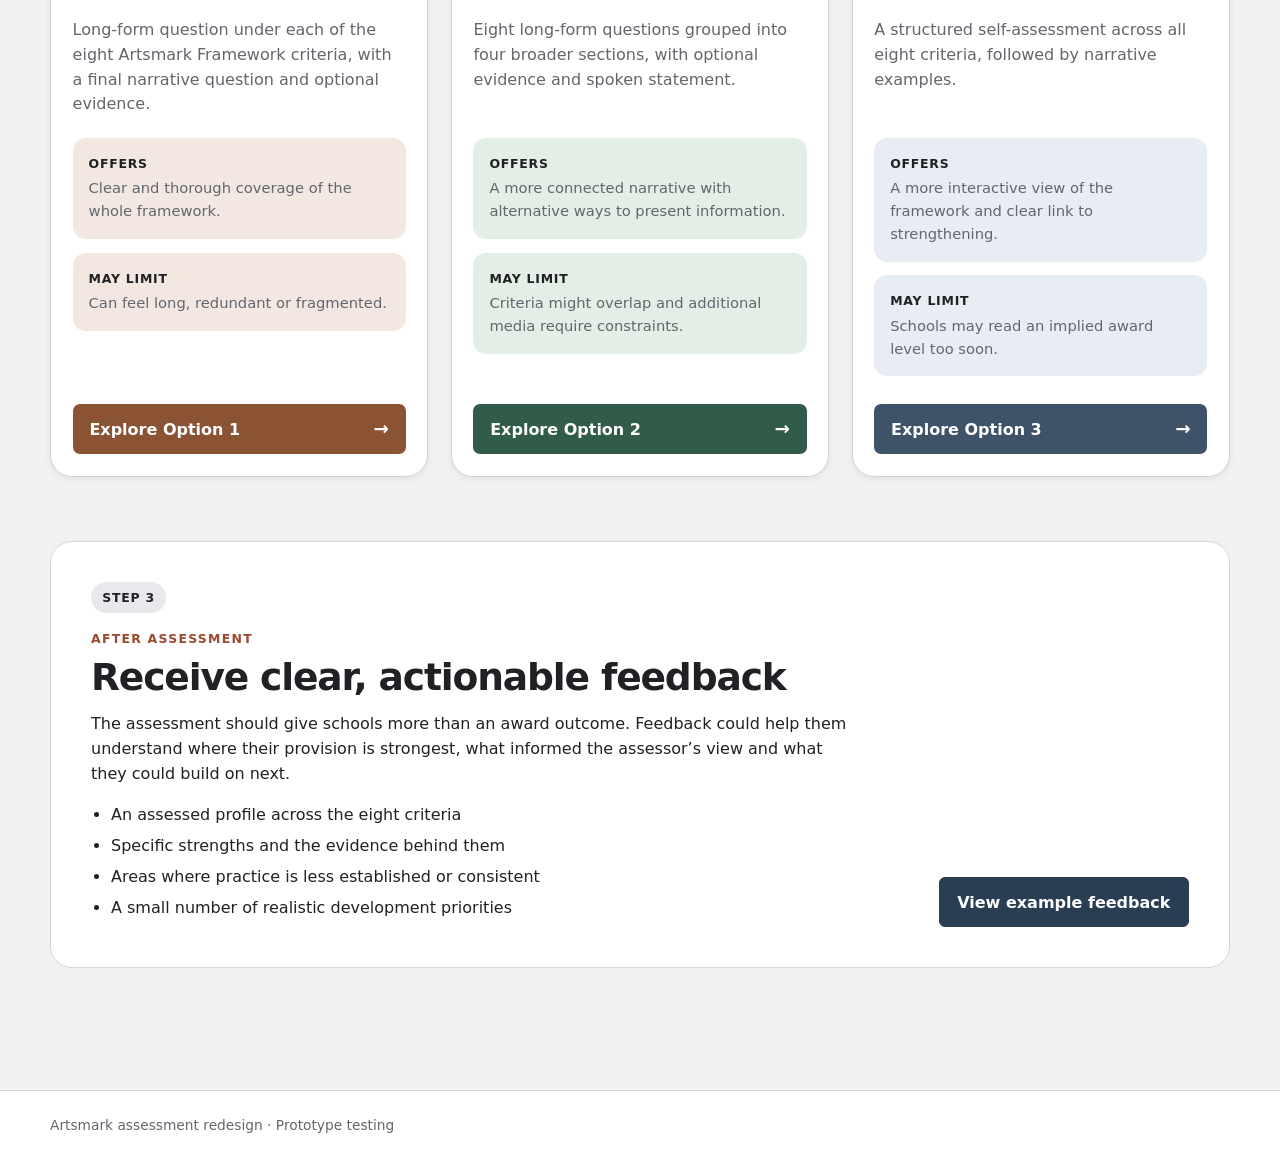
<file: prototypes/index.html>
<!DOCTYPE html>
<html lang="en">
<head>
  <meta charset="UTF-8">

  <meta
    name="viewport"
    content="width=device-width, initial-scale=1.0"
  >

  <meta
    name="description"
    content="Explore three draft approaches to the Artsmark assessment application."
  >

  <title>Artsmark assessment prototypes</title>

  <!-- Relative path: works with Live Server and GitHub Pages -->
  <link rel="stylesheet" href="styles.css">
</head>

<body>
  <a class="skip-link" href="#main-content">
    Skip to main content
  </a>

  <header class="site-header">
    <div class="site-header__inner">
      <div>
        <p class="eyebrow">
          Artsmark assessment prototypes · For testing only · No data sent or stored remotely
        </p>

        <p class="site-title">
          Exploring the application experience
        </p>
      </div>

      <p class="prototype-label">
        Three options
      </p>
    </div>
  </header>

  <main id="main-content" class="page-shell" tabindex="-1">
    <!-- =====================================================
         INTRODUCTION

         Change this copy as the purpose of testing develops.
         ===================================================== -->
    <section class="hero" aria-labelledby="page-title">
      <div class="hero__copy">
        <p class="eyebrow">Why we are testing</p>

        <h1 id="page-title">
          Help shape a holistic and meaningful Artsmark assessment
        </h1>

        <p class="lead">
          We are exploring three possible ways for schools to describe their
          arts and cultural provision.
        </p>

        <p>
          The content is still draft and will change. These prototypes give us
          something tangible to respond to, rather than asking everyone to
          begin from scratch.
        </p>

        <p>
          The aim is not to select one “best” option. We want to understand
          which formats and elements are useful, and what could be combined
          into a process worth testing further.
        </p>

        <p>
          Your feedback will help inform what to test with schools so we can understand what creates ease, confidence, clarity or confusion.
        </p>
      </div>

      <aside class="prototype-notice" aria-labelledby="notice-title">
        <h2 id="notice-title">
          About these prototypes
        </h2>

        <p>
          All text is draft and does not represent the final Artsmark assessment.
        </p>

        <p>
          Nothing is submitted or stored remotely. The wording, questions and
          interactions are all suggestions open to change and discussion.
        </p>
      </aside>
    </section>

    <!-- =====================================================
         OPTION CARDS

         Keep each summary brief so testers can form their own
         view of the experience.
         ===================================================== -->

      <section class="profile-step" aria-labelledby="profile-step-title">
        <div class="step-label">Step 1</div>

        <div class="profile-step__content">
          <div>
            <p class="eyebrow">Shared across all three options</p>

            <h2 id="profile-step-title">
              Check and update your school profile
            </h2>

            <p>
              Every application might begin with a short profile of the school or
              setting to give an assessor context before reviewing the application. 
            </p>

            <p>
              Returning schools can check and update their existing profile rather
              than completing it again from scratch.
            </p>
          </div>

          <a class="button button--secondary" href="./profile/index.html">
            View example school profile
          </a>
        </div>
      </section>

    <section class="options-section" aria-labelledby="options-title">
        
      <div class="section-heading">
        <div class="step-label">Step 2</div>
        <p class="eyebrow">Assessment application</p>

        <h2 id="options-title">
          Three possible starting points
        </h2>

         <p>
            The three options below explore different ways schools could describe
            their provision, evidence and learning.
          </p>
      </div>

      <div class="options-grid">
        <!-- OPTION 1 -->
        <article class="option-card option-card--one">
          <div class="option-card__header">
            <p class="option-number">Option 1</p>

            <h3>Framework application</h3>
          </div>

          <p class="option-description">
            Long-form question under each of the eight Artsmark Framework
            criteria, with a final narrative question and optional evidence.
          </p>

          <dl class="option-summary">
            <div>
              <dt>Offers</dt>
              <dd>
                Clear and thorough coverage of the whole framework.
              </dd>
            </div>

            <div>
              <dt>May limit</dt>
              <dd>
                Can feel long, redundant or fragmented.
              </dd>
            </div>
          </dl>

          <a
            class="button button--option-one"
            href="./option-1/index.html"
          >
            Explore Option 1
            <span aria-hidden="true">→</span>
          </a>
        </article>

        <!-- OPTION 2 -->
        <article class="option-card option-card--two">
          <div class="option-card__header">
            <p class="option-number">Option 2</p>

            <h3>Narrative application</h3>
          </div>

          <p class="option-description">
            Eight long-form questions grouped into four broader sections, with
            optional evidence and spoken statement.
          </p>

          <dl class="option-summary">
            <div>
              <dt>Offers</dt>
              <dd>
                A more connected narrative with alternative ways to present information.
              </dd>
            </div>

            <div>
              <dt>May limit</dt>
              <dd>
                Criteria might overlap and additional media require constraints.
              </dd>
            </div>
          </dl>

          <a
            class="button button--option-two"
            href="./option-2/index.html"
          >
            Explore Option 2
            <span aria-hidden="true">→</span>
          </a>
        </article>

        <!-- OPTION 3 -->
        <article class="option-card option-card--three">
          <div class="option-card__header">
            <p class="option-number">Option 3</p>

            <h3>Snapshot application</h3>
          </div>

          <p class="option-description">
            A structured self-assessment across all eight criteria, followed
            by narrative examples.
          </p>

          <dl class="option-summary">
            <div>
              <dt>Offers</dt>
              <dd>
                A more interactive view of the framework and clear link to strengthening. 
              </dd>
            </div>

            <div>
              <dt>May limit</dt>
              <dd>
                Schools may read an implied award level too soon.
              </dd>
            </div>
          </dl>

          <a
            class="button button--option-three"
            href="./option-3/index.html"
          >
            Explore Option 3
            <span aria-hidden="true">→</span>
          </a>
        </article>
      </div>
    </section>

    <section class="feedback-step" aria-labelledby="feedback-step-title">
      <div class="step-label">Step 3</div>

      <div class="feedback-step__content">
        <div>
          <p class="eyebrow">After assessment</p>

          <h2 id="feedback-step-title">
            Receive clear, actionable feedback
          </h2>

          <p>
            The assessment should give schools more than an award outcome.
            Feedback could help them understand where their provision is strongest,
            what informed the assessor’s view and what they could build on next.
          </p>

          <ul>
            <li>An assessed profile across the eight criteria</li>
            <li>Specific strengths and the evidence behind them</li>
            <li>Areas where practice is less established or consistent</li>
            <li>A small number of realistic development priorities</li>
          </ul>
        </div>

          <a class="button" href="./feedback/index.html">
            View example feedback
          </a>
        </div>
    </section>
  </main>

  <footer class="site-footer">
    <div class="site-footer__inner">
      <p>
        Artsmark assessment redesign · Prototype testing
      </p>
    </div>
  </footer>

  <!-- Relative path: works with Live Server and GitHub Pages -->
  <script src="script.js"></script>
</body>
</html>
</file>
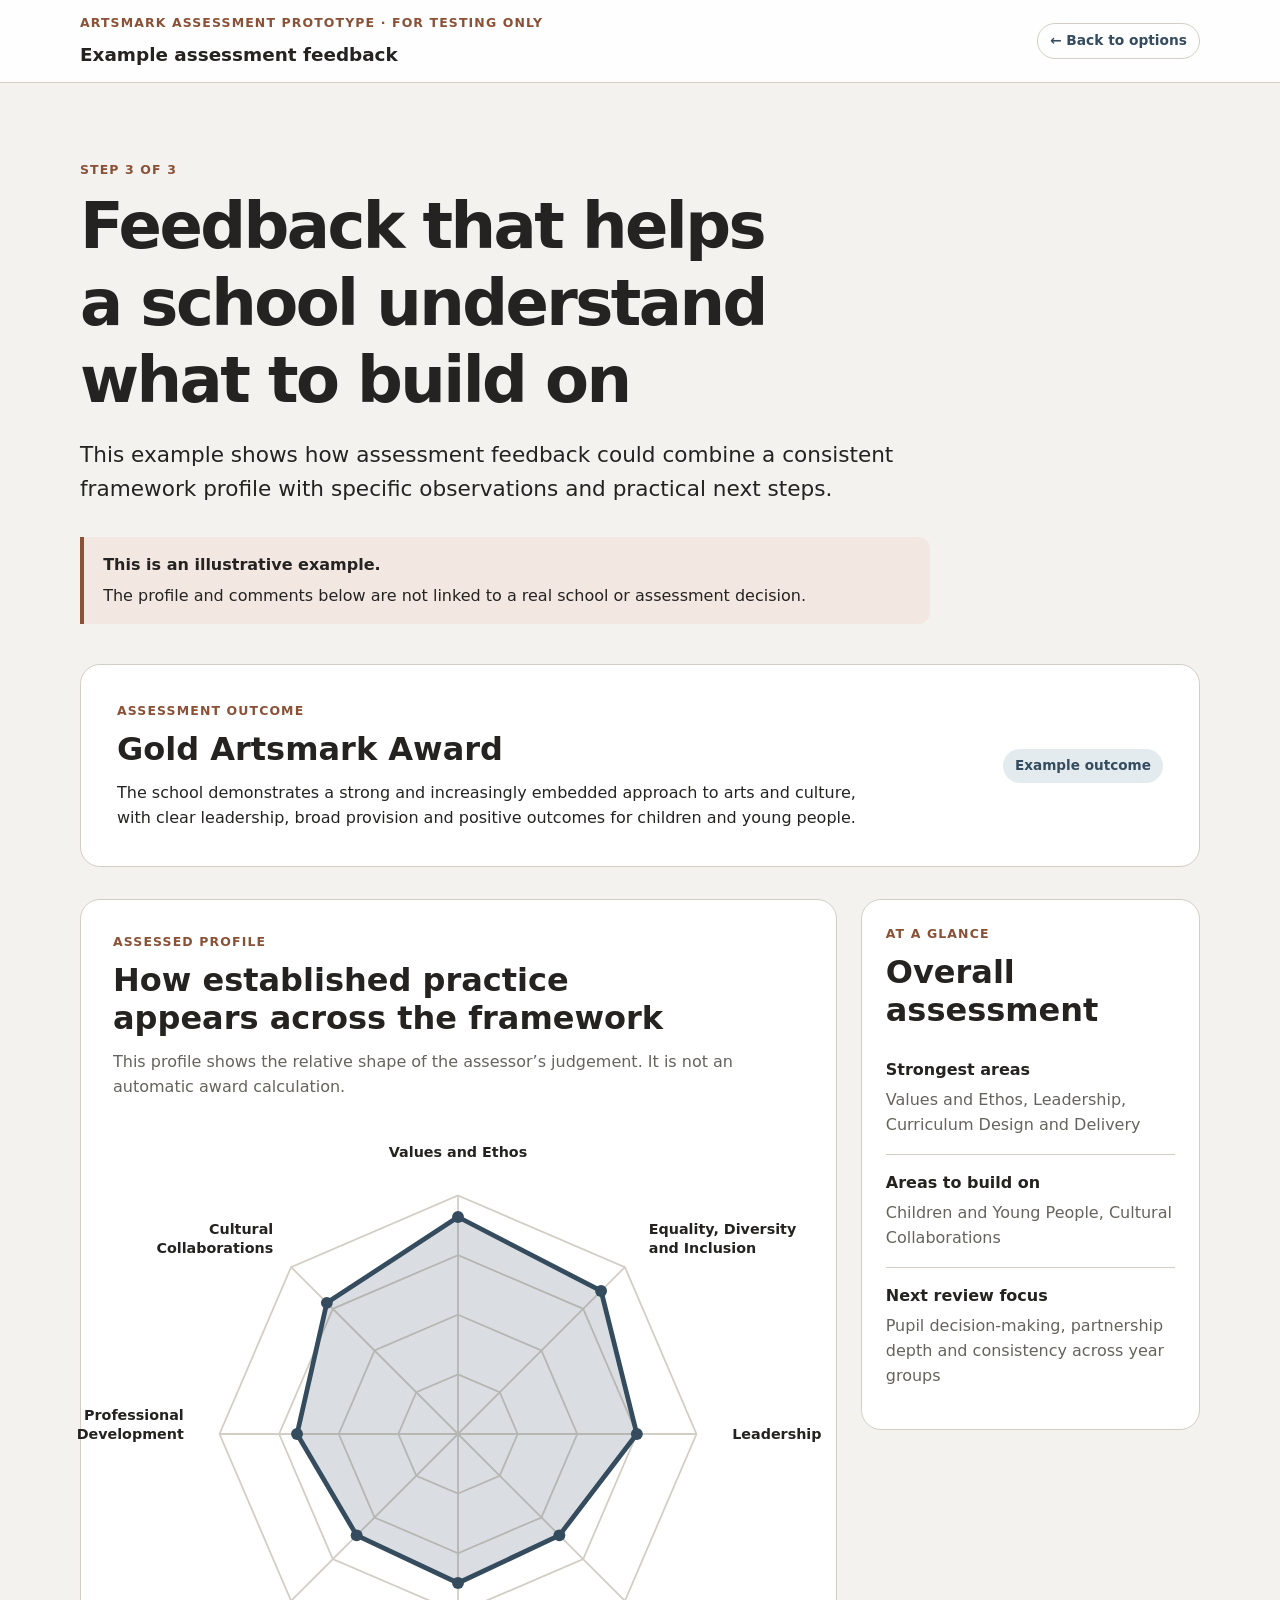
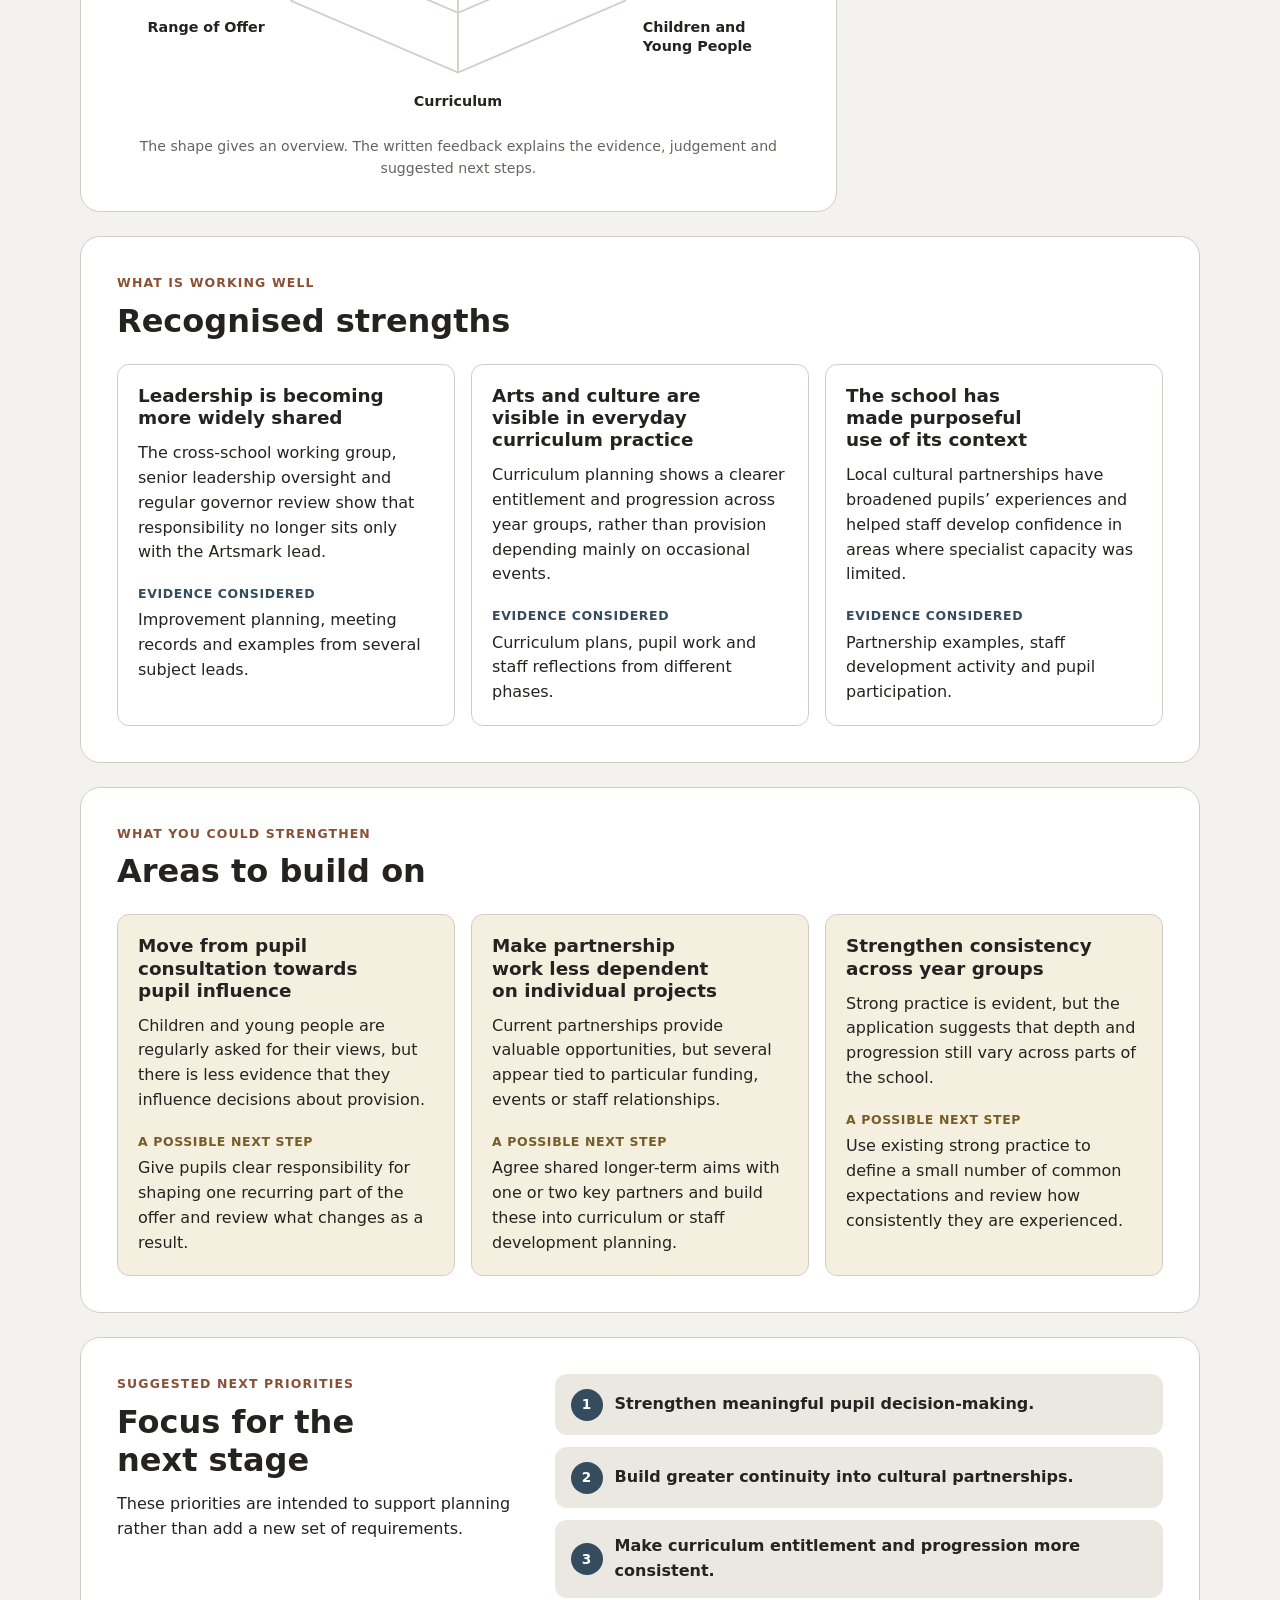
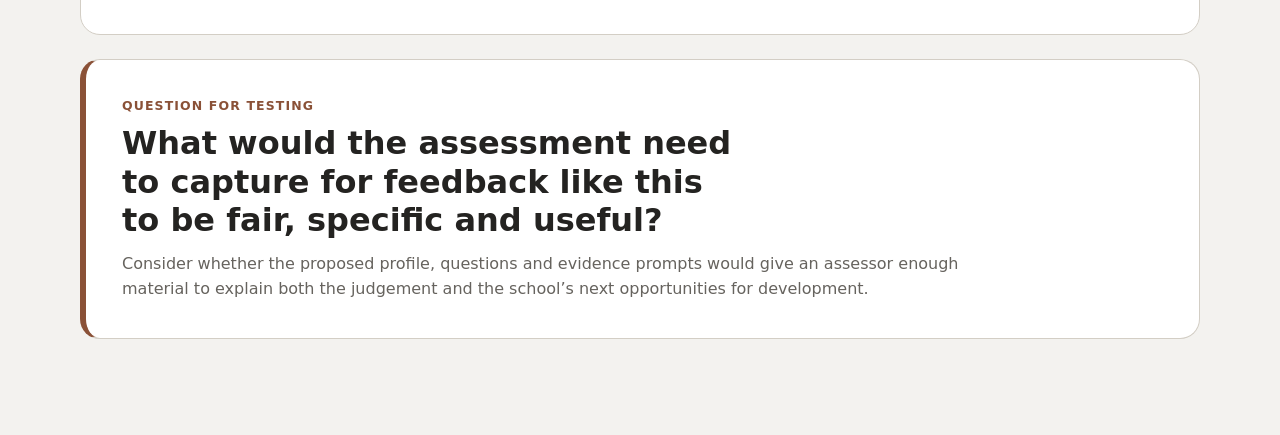
<file: prototypes/feedback/index.html>
<!DOCTYPE html>
<html lang="en">
<head>
  <meta charset="UTF-8">

  <meta
    name="viewport"
    content="width=device-width, initial-scale=1.0"
  >

  <title>Example assessment feedback · Artsmark prototype</title>

  <link rel="stylesheet" href="styles.css">
</head>

<body>
  <a class="skip-link" href="#main-content">
    Skip to main content
  </a>

  <header class="site-header">
    <div class="site-header__inner">
      <div>
        <p class="eyebrow">
          Artsmark assessment prototype · For testing only
        </p>

        <p class="site-title">
          Example assessment feedback
        </p>
      </div>

      <a class="prototype-label" href="../index.html">
        ← Back to options
      </a>
    </div>
  </header>

  <main id="main-content" class="page-shell">
    <section class="intro">
      <p class="eyebrow">Step 3 of 3</p>

      <h1>
        Feedback that helps a school understand what to build on
      </h1>

      <p class="lead">
        This example shows how assessment feedback could combine a consistent
        framework profile with specific observations and practical next steps.
      </p>

      <div class="notice">
        <strong>This is an illustrative example.</strong>

        <p>
          The profile and comments below are not linked to a real school or
          assessment decision.
        </p>
      </div>
    </section>

    <section class="outcome-panel" aria-labelledby="outcome-title">
      <div>
        <p class="eyebrow">Assessment outcome</p>

        <h2 id="outcome-title">
          Gold Artsmark Award
        </h2>

        <p>
          The school demonstrates a strong and increasingly embedded approach
          to arts and culture, with clear leadership, broad provision and
          positive outcomes for children and young people.
        </p>
      </div>

      <span class="outcome-badge">Example outcome</span>
    </section>

    <div class="feedback-layout">
      <section class="profile-card" aria-labelledby="profile-title">
        <div class="section-heading">
          <p class="eyebrow">Assessed profile</p>

          <h2 id="profile-title">
            How established practice appears across the framework
          </h2>

          <p>
            This profile shows the relative shape of the assessor’s judgement.
            It is not an automatic award calculation.
          </p>
        </div>

        <div class="radar-wrap">
          <svg
            class="radar-chart"
            viewBox="0 0 520 500"
            role="img"
            aria-labelledby="radar-title radar-description"
          >
            <title id="radar-title">
              Example assessed profile across eight Artsmark criteria
            </title>

            <desc id="radar-description">
              Stronger assessed practice in leadership, values and ethos,
              curriculum and range of offer, with less established practice in
              children and young people and cultural collaborations.
            </desc>

            <g class="radar-grid">
              <polygon points="260,210 295,225 310,260 295,295 260,310 225,295 210,260 225,225"></polygon>
              <polygon points="260,160 330,190 360,260 330,330 260,360 190,330 160,260 190,190"></polygon>
              <polygon points="260,110 365,155 410,260 365,365 260,410 155,365 110,260 155,155"></polygon>
              <polygon points="260,60 400,120 460,260 400,400 260,460 120,400 60,260 120,120"></polygon>

              <line x1="260" y1="260" x2="260" y2="60"></line>
              <line x1="260" y1="260" x2="400" y2="120"></line>
              <line x1="260" y1="260" x2="460" y2="260"></line>
              <line x1="260" y1="260" x2="400" y2="400"></line>
              <line x1="260" y1="260" x2="260" y2="460"></line>
              <line x1="260" y1="260" x2="120" y2="400"></line>
              <line x1="260" y1="260" x2="60" y2="260"></line>
              <line x1="260" y1="260" x2="120" y2="120"></line>
            </g>

            <polygon
              class="radar-shape"
              points="260,78 380,140 410,260 345,345 260,385 175,345 125,260 150,150"
            ></polygon>

            <g class="radar-points">
              <circle cx="260" cy="78" r="5"></circle>
              <circle cx="380" cy="140" r="5"></circle>
              <circle cx="410" cy="260" r="5"></circle>
              <circle cx="345" cy="345" r="5"></circle>
              <circle cx="260" cy="385" r="5"></circle>
              <circle cx="175" cy="345" r="5"></circle>
              <circle cx="125" cy="260" r="5"></circle>
              <circle cx="150" cy="150" r="5"></circle>
            </g>

            <g class="radar-labels">
              <text x="260" y="28" text-anchor="middle">
                Values and Ethos
              </text>

              <text x="420" y="92" text-anchor="start">
                Equality, Diversity
              </text>
              <text x="420" y="108" text-anchor="start">
                and Inclusion
              </text>

              <text x="490" y="264" text-anchor="start">
                Leadership
              </text>

              <text x="415" y="426" text-anchor="start">
                Children and
              </text>
              <text x="415" y="442" text-anchor="start">
                Young People
              </text>

              <text x="260" y="488" text-anchor="middle">
                Curriculum
              </text>

              <text x="98" y="426" text-anchor="end">
                Range of Offer
              </text>

              <text x="30" y="248" text-anchor="end">
                Professional
              </text>
              <text x="30" y="264" text-anchor="end">
                Development
              </text>

              <text x="105" y="92" text-anchor="end">
                Cultural
              </text>
              <text x="105" y="108" text-anchor="end">
                Collaborations
              </text>
            </g>
          </svg>
        </div>

        <p class="chart-note">
          The shape gives an overview. The written feedback explains the
          evidence, judgement and suggested next steps.
        </p>
      </section>

      <aside class="summary-card" aria-labelledby="summary-title">
        <p class="eyebrow">At a glance</p>

        <h2 id="summary-title">
          Overall assessment
        </h2>

        <dl class="summary-list">
          <div>
            <dt>Strongest areas</dt>
            <dd>
              Values and Ethos, Leadership, Curriculum Design and Delivery
            </dd>
          </div>

          <div>
            <dt>Areas to build on</dt>
            <dd>
              Children and Young People, Cultural Collaborations
            </dd>
          </div>

          <div>
            <dt>Next review focus</dt>
            <dd>
              Pupil decision-making, partnership depth and consistency across
              year groups
            </dd>
          </div>
        </dl>
      </aside>
    </div>

    <section class="feedback-section" aria-labelledby="strengths-title">
      <div class="section-heading">
        <p class="eyebrow">What is working well</p>

        <h2 id="strengths-title">
          Recognised strengths
        </h2>
      </div>

      <div class="feedback-grid">
        <article class="feedback-card">
          <h3>Leadership is becoming more widely shared</h3>

          <p>
            The cross-school working group, senior leadership oversight and
            regular governor review show that responsibility no longer sits
            only with the Artsmark lead.
          </p>

          <p class="evidence-label">
            Evidence considered
          </p>

          <p>
            Improvement planning, meeting records and examples from several
            subject leads.
          </p>
        </article>

        <article class="feedback-card">
          <h3>Arts and culture are visible in everyday curriculum practice</h3>

          <p>
            Curriculum planning shows a clearer entitlement and progression
            across year groups, rather than provision depending mainly on
            occasional events.
          </p>

          <p class="evidence-label">
            Evidence considered
          </p>

          <p>
            Curriculum plans, pupil work and staff reflections from different
            phases.
          </p>
        </article>

        <article class="feedback-card">
          <h3>The school has made purposeful use of its context</h3>

          <p>
            Local cultural partnerships have broadened pupils’ experiences and
            helped staff develop confidence in areas where specialist capacity
            was limited.
          </p>

          <p class="evidence-label">
            Evidence considered
          </p>

          <p>
            Partnership examples, staff development activity and pupil
            participation.
          </p>
        </article>
      </div>
    </section>

    <section class="feedback-section" aria-labelledby="build-title">
      <div class="section-heading">
        <p class="eyebrow">What you could strengthen</p>

        <h2 id="build-title">
          Areas to build on
        </h2>
      </div>

      <div class="feedback-grid">
        <article class="feedback-card feedback-card--development">
          <h3>Move from pupil consultation towards pupil influence</h3>

          <p>
            Children and young people are regularly asked for their views, but
            there is less evidence that they influence decisions about
            provision.
          </p>

          <p class="next-step-label">
            A possible next step
          </p>

          <p>
            Give pupils clear responsibility for shaping one recurring part of
            the offer and review what changes as a result.
          </p>
        </article>

        <article class="feedback-card feedback-card--development">
          <h3>Make partnership work less dependent on individual projects</h3>

          <p>
            Current partnerships provide valuable opportunities, but several
            appear tied to particular funding, events or staff relationships.
          </p>

          <p class="next-step-label">
            A possible next step
          </p>

          <p>
            Agree shared longer-term aims with one or two key partners and
            build these into curriculum or staff development planning.
          </p>
        </article>

        <article class="feedback-card feedback-card--development">
          <h3>Strengthen consistency across year groups</h3>

          <p>
            Strong practice is evident, but the application suggests that
            depth and progression still vary across parts of the school.
          </p>

          <p class="next-step-label">
            A possible next step
          </p>

          <p>
            Use existing strong practice to define a small number of common
            expectations and review how consistently they are experienced.
          </p>
        </article>
      </div>
    </section>

    <section class="priorities-section" aria-labelledby="priorities-title">
      <div>
        <p class="eyebrow">Suggested next priorities</p>

        <h2 id="priorities-title">
          Focus for the next stage
        </h2>

        <p>
          These priorities are intended to support planning rather than add a
          new set of requirements.
        </p>
      </div>

      <ol class="priority-list">
        <li>
          <span>1</span>
          Strengthen meaningful pupil decision-making.
        </li>

        <li>
          <span>2</span>
          Build greater continuity into cultural partnerships.
        </li>

        <li>
          <span>3</span>
          Make curriculum entitlement and progression more consistent.
        </li>
      </ol>
    </section>

    <section class="discussion-panel">
      <p class="eyebrow">Question for testing</p>

      <h2>
        What would the assessment need to capture for feedback like this to be
        fair, specific and useful?
      </h2>

      <p>
        Consider whether the proposed profile, questions and evidence prompts
        would give an assessor enough material to explain both the judgement
        and the school’s next opportunities for development.
      </p>
    </section>
  </main>
</body>
</html>
</file>
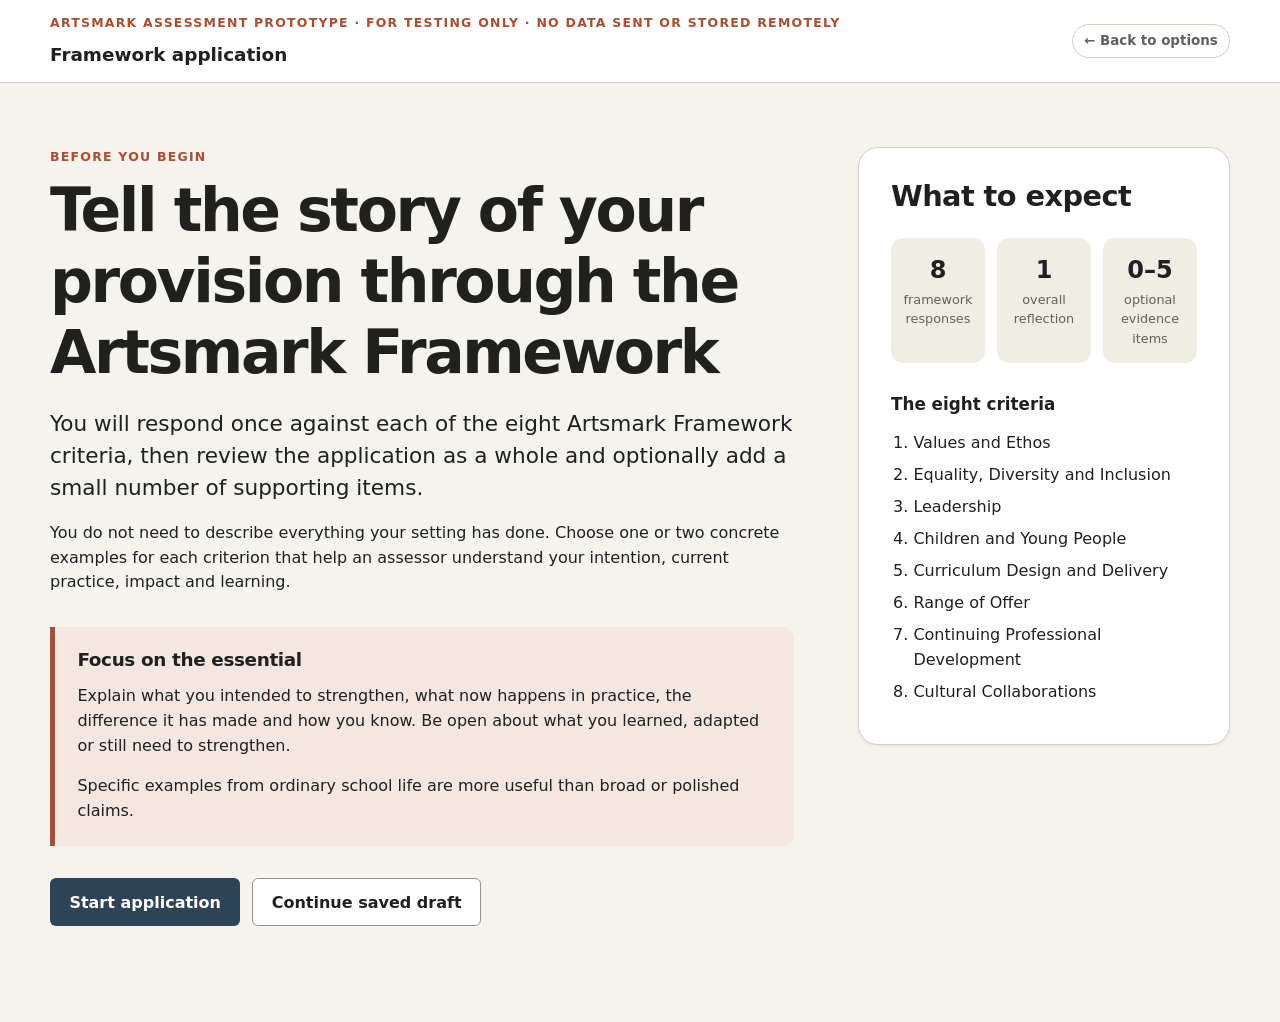
<file: prototypes/option-1/index.html>
<!DOCTYPE html>
<html lang="en">
<head>
  <meta charset="UTF-8">
  <meta
    name="viewport"
    content="width=device-width, initial-scale=1.0"
  >
  <meta
    name="description"
    content="A prototype Artsmark assessment application structured around the eight Artsmark Framework criteria."
  >
  <title>Artsmark framework application</title>
  <link rel="stylesheet" href="styles.css">
</head>

<body>
  <a class="skip-link" href="#main-content">
    Skip to main content
  </a>

  <header class="site-header">
    <div class="site-header__inner">
      <div>
        <p class="eyebrow">
          Artsmark assessment prototype · For testing only · No data sent or stored remotely
        </p>

        <p class="site-title">
          Framework application
        </p>
      </div>

      <a class="prototype-label" href="../index.html">
        ← Back to options
      </a>
    </div>
  </header>

  <main id="main-content" class="page-shell" tabindex="-1">
    <!-- INTRO -->
    <section
      id="intro-screen"
      class="screen screen--active"
      aria-labelledby="intro-title"
    >
      <div class="intro-layout">
        <div class="intro-copy">
          <p class="eyebrow">Before you begin</p>

          <h1 id="intro-title">
            Tell the story of your provision through the Artsmark Framework
          </h1>

          <p class="lead">
            You will respond once against each of the eight Artsmark Framework
            criteria, then review the application as a whole and optionally add
            a small number of supporting items.
          </p>

          <p>
            You do not need to describe everything your setting has done.
            Choose one or two concrete examples for each criterion that help an
            assessor understand your intention, current practice, impact and learning.
          </p>

          <div class="notice">
            <h2>Focus on the essential</h2>

            <p>
              Explain what you intended to strengthen, what now happens in
              practice, the difference it has made and how you know. Be open
              about what you learned, adapted or still need to strengthen.
            </p>

            <p>
              Specific examples from ordinary school life are more useful than
              broad or polished claims.
            </p>
          </div>

          <div class="intro-actions">
            <button
              id="start-button"
              class="button button--primary"
              type="button"
            >
              Start application
            </button>

            <button
              id="resume-button"
              class="button button--secondary"
              type="button"
              hidden
            >
              Continue saved draft
            </button>
          </div>
        </div>

        <aside class="intro-summary" aria-label="Application overview">
          <h2>What to expect</h2>

          <dl class="summary-list">
            <div>
              <dt>8</dt>
              <dd>framework responses</dd>
            </div>

            <div>
              <dt>1</dt>
              <dd>overall reflection</dd>
            </div>

            <div>
              <dt>0–5</dt>
              <dd>optional evidence items</dd>
            </div>
          </dl>

          <h3>The eight criteria</h3>

          <ol class="criteria-list">
            <li>Values and Ethos</li>
            <li>Equality, Diversity and Inclusion</li>
            <li>Leadership</li>
            <li>Children and Young People</li>
            <li>Curriculum Design and Delivery</li>
            <li>Range of Offer</li>
            <li>Continuing Professional Development</li>
            <li>Cultural Collaborations</li>
          </ol>
        </aside>
      </div>
    </section>

    <!-- STEP 1 -->
    <section
      id="application-screen"
      class="screen"
      aria-labelledby="section-title"
    >
      <div class="application-progress">
        <div class="progress-meta">
          <p id="progress-text" class="progress-text">
            Criterion 1 of 8
          </p>

          <p id="saved-status" class="saved-status" aria-live="polite">
            Draft saved
          </p>
        </div>

        <div
          id="progress-track"
          class="progress-track"
          role="progressbar"
          aria-valuemin="0"
          aria-valuemax="100"
          aria-valuenow="0"
          aria-label="Application progress"
        >
          <div id="progress-bar" class="progress-bar"></div>
        </div>
      </div>

      <div class="application-layout">
        <aside class="section-navigation" aria-label="Application criteria">
          <h2>Your progress</h2>
          <ol id="section-list" class="section-list"></ol>
        </aside>

        <div class="application-panel">
          <div class="section-heading">
            <p id="section-number" class="eyebrow">
              Criterion 1
            </p>

            <h1 id="section-title">
              Values and Ethos
            </h1>

            <p id="section-subtitle" class="section-subtitle">
              Demonstrate commitment to arts and culture
            </p>

            <p id="section-guidance" class="section-guidance"></p>
          </div>

          <form id="application-form" novalidate>
            <article class="prompt-card">
              <div class="prompt-header">
                <p class="prompt-count">Your response</p>

                <h2 class="prompt-title">
                  Tell us how this is currently reflected in your setting.
                </h2>

                <p class="prompt-help">
                  Use one or two concrete examples rather than trying to describe everything.
                </p>
              </div>

              <ul id="criterion-prompts" class="prompt-list"></ul>

              <p class="supporting-note">
                It is useful to explain where practice is uneven, still developing
                or dependent on particular people or circumstances.
              </p>

              <div class="textarea-wrapper">
                <textarea
                  id="criterion-response"
                  name="criterion-response"
                  rows="13"
                  maxlength="4000"
                  aria-describedby="criterion-prompts criterion-character-count"
                ></textarea>

                <div class="textarea-meta">
                  <span>
                    A focused, reflective account is more useful than a complete inventory.
                  </span>

                  <span id="criterion-character-count" class="character-count">
                    0 / 4,000 characters
                  </span>
                </div>
              </div>
            </article>

            <div class="form-actions">
              <button
                id="back-button"
                class="button button--secondary"
                type="button"
              >
                Back
              </button>

              <button
                id="save-exit-button"
                class="button button--quiet"
                type="button"
              >
                Save and return to start
              </button>

              <button
                id="next-button"
                class="button button--primary"
                type="submit"
              >
                Save and continue
              </button>
            </div>
          </form>
        </div>
      </div>
    </section>

    <!-- STEP 2 -->
    <section
      id="overview-screen"
      class="screen"
      aria-labelledby="overview-title"
    >
      <div class="overview-header">
        <div>
          <p class="eyebrow">Step 2 of 3 · Review and synthesis</p>

          <h1 id="overview-title">
            Review your application as a whole
          </h1>

          <p class="lead">
            Check that the eight responses give a balanced and credible picture
            of your provision, then draw together the most important thread.
          </p>
        </div>

        <button
          id="edit-from-overview-button"
          class="button button--secondary"
          type="button"
        >
          Review criterion responses
        </button>
      </div>

      <div class="overview-grid">
        <section class="overview-card" aria-labelledby="responses-title">
          <h2 id="responses-title">
            Your eight criterion responses
          </h2>

          <div id="overview-responses" class="overview-responses"></div>
        </section>

        <aside class="overview-summary">
          <h2>Check the balance</h2>

          <div class="checklist">
            <label>
              <input type="checkbox">
              <span>
                We have used concrete examples rather than broad claims.
              </span>
            </label>

            <label>
              <input type="checkbox">
              <span>
                We have explained the difference made and how we know.
              </span>
            </label>

            <label>
              <input type="checkbox">
              <span>
                We have included strengths and areas still developing.
              </span>
            </label>

            <label>
              <input type="checkbox">
              <span>
                We have avoided relying on the same example throughout.
              </span>
            </label>

            <label>
              <input type="checkbox">
              <span>
                The account reflects the reality and context of our setting.
              </span>
            </label>
          </div>
        </aside>
      </div>

      <section class="synthesis-card" aria-labelledby="synthesis-title">
        <p class="eyebrow">Bring the story together</p>

        <h2 id="synthesis-title">
          What is the most important thing you want the assessor to understand
          about your provision as a whole?
        </h2>

        <p>
          Draw together the strongest thread across your application. This
          might be a significant change, a distinctive strength, a challenge
          you have worked through, or what you are now ready to strengthen next.
        </p>

        <div class="textarea-wrapper">
          <textarea
            id="synthesis-response"
            rows="10"
            maxlength="3000"
            aria-describedby="synthesis-character-count"
          ></textarea>

          <div class="textarea-meta">
            <span>A concise synthesis is enough.</span>

            <span id="synthesis-character-count" class="character-count">
              0 / 3,000 characters
            </span>
          </div>
        </div>
      </section>

      <div class="review-footer">
        <button
          id="overview-back-button"
          class="button button--secondary"
          type="button"
        >
          Back
        </button>

        <button
          id="continue-to-evidence-button"
          class="button button--primary"
          type="button"
        >
          Continue to optional evidence
        </button>
      </div>
    </section>

    <!-- STEP 3 -->
    <section
      id="evidence-screen"
      class="screen"
      aria-labelledby="evidence-title"
    >
      <div class="overview-header">
        <div>
          <p class="eyebrow">Step 3 of 3 · Optional</p>

          <h1 id="evidence-title">
            Add evidence that brings your application to life
          </h1>

          <p class="lead">
            Your written responses should stand on their own. You may add up
            to five items only where they help an assessor understand something
            more clearly than words alone.
          </p>
        </div>

        <span id="evidence-count-badge" class="evidence-count-badge">
          0 of 5 items
        </span>
      </div>

      <div class="evidence-guidance">
        <div>
          <h2>What can be useful</h2>

          <ul>
            <li>a short curriculum or progression extract</li>
            <li>an example of pupil work with brief context</li>
            <li>pupil, staff or partner voice</li>
            <li>participation or progression information</li>
            <li>a leadership, governor or improvement-planning extract</li>
            <li>an image or short example showing practice or change</li>
          </ul>
        </div>

        <div>
          <h2>Keep it selective</h2>

          <p>
            Choose only evidence that directly supports something you have
            said. Do not add large folders, full policies, lengthy reports or
            collections of unlabelled images.
          </p>
        </div>
      </div>

      <div id="evidence-list" class="evidence-list"></div>

      <button
        id="add-evidence-button"
        class="button button--secondary"
        type="button"
      >
        Add an evidence item
      </button>

      <div class="review-footer">
        <button
          id="evidence-back-button"
          class="button button--secondary"
          type="button"
        >
          Back
        </button>

        <button
          id="review-application-button"
          class="button button--primary"
          type="button"
        >
          Review application
        </button>
      </div>
    </section>

    <!-- FINAL REVIEW -->
    <section
      id="final-review-screen"
      class="screen"
      aria-labelledby="final-review-title"
    >
      <div class="review-header">
        <div>
          <p class="eyebrow">Application review</p>

          <h1 id="final-review-title">
            Review your framework application
          </h1>

          <p class="lead">
            This combines your eight criterion responses, overall reflection
            and any optional evidence you have added.
          </p>
        </div>

        <button
          id="edit-overview-button"
          class="button button--secondary"
          type="button"
        >
          Edit overview
        </button>
      </div>

      <section class="review-block">
        <h2>Criterion responses</h2>
        <div id="final-criteria-review" class="review-container"></div>
      </section>

      <section class="review-block">
        <div class="review-section__header">
          <h2>Overall reflection</h2>

          <button
            id="edit-synthesis-button"
            class="text-button"
            type="button"
          >
            Change response
          </button>
        </div>

        <p id="final-synthesis" class="final-response"></p>
      </section>

      <section class="review-block">
        <div class="review-section__header">
          <h2>Optional evidence</h2>

          <button
            id="edit-evidence-button"
            class="text-button"
            type="button"
          >
            Change evidence
          </button>
        </div>

        <div id="final-evidence-review" class="final-evidence-review"></div>
      </section>

      <section class="next-step-card" aria-labelledby="prototype-end-title">
        <div>
          <p class="eyebrow">Prototype endpoint</p>

          <h2 id="prototype-end-title">
            The application could now be prepared for submission
          </h2>

          <p>
            A future version could add declarations, final checks and submission.
          </p>
        </div>

        <button
          id="restart-button"
          class="button button--secondary"
          type="button"
        >
          Clear draft and start again
        </button>
      </section>
    </section>
  </main>

  <div
    id="live-region"
    class="visually-hidden"
    aria-live="polite"
    aria-atomic="true"
  ></div>

  <script src="script.js"></script>
</body>
</html>
</file>
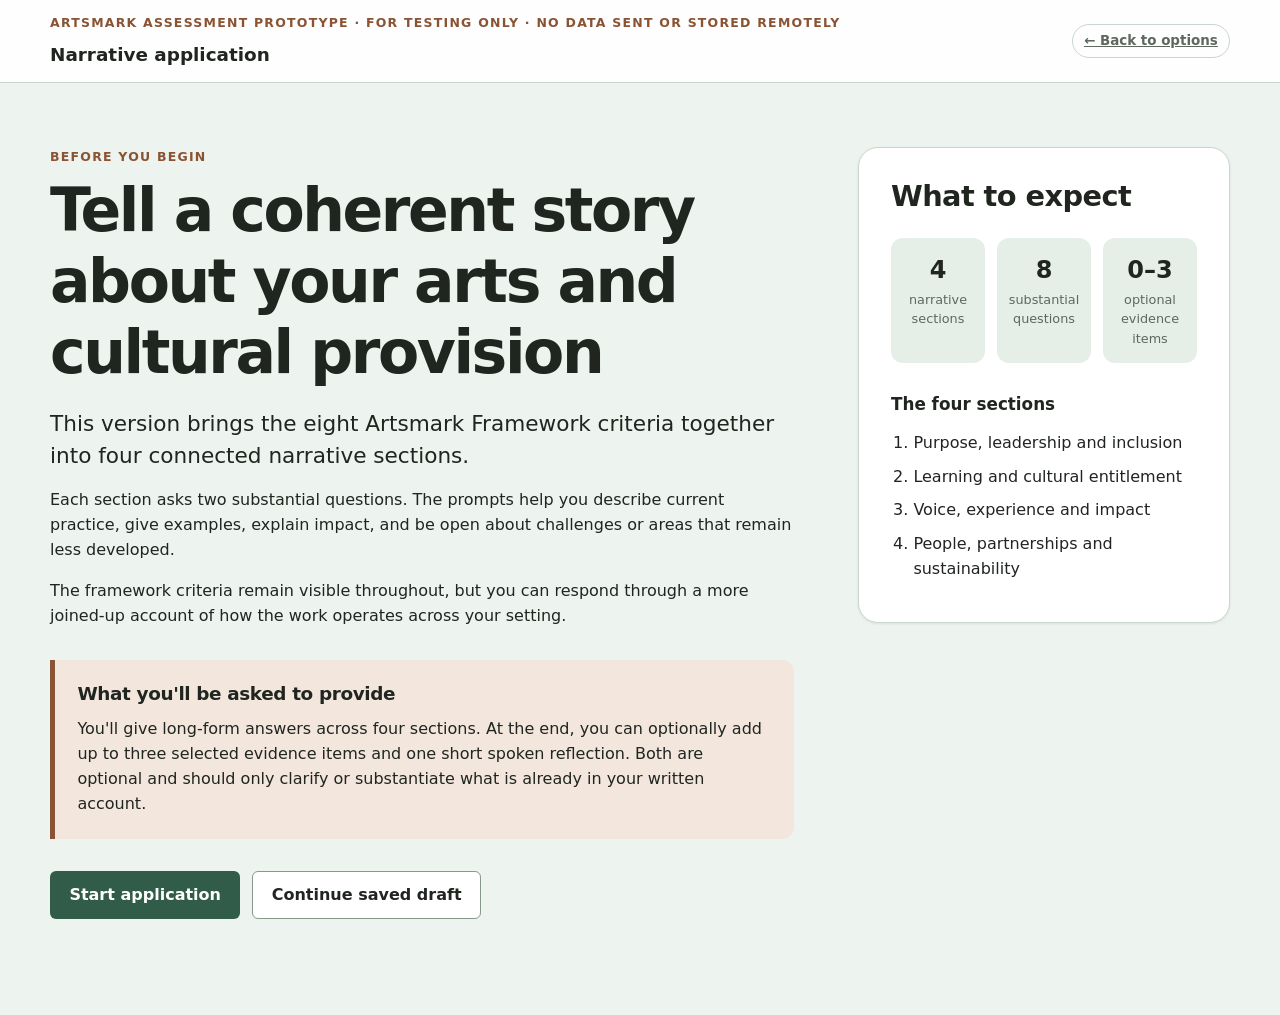
<file: prototypes/option-2/index.html>
<!DOCTYPE html>
<html lang="en">
<head>
  <meta charset="UTF-8">

  <meta
    name="viewport"
    content="width=device-width, initial-scale=1.0"
  >

  <meta
    name="description"
    content="A prototype holistic Artsmark assessment application structured around four narrative themes."
  >

  <title>Artsmark narrative application</title>

  <!-- Relative path: works with Live Server and GitHub Pages -->
  <link rel="stylesheet" href="styles.css">
</head>

<body>
  <a class="skip-link" href="#main-content">
    Skip to main content
  </a>

  <header class="site-header">
  <div class="site-header__inner">
    <div>
      <p class="eyebrow">
        Artsmark assessment prototype · For testing only · No data sent or stored remotely
      </p>

      <p class="site-title">
        Narrative application
      </p>
    </div>

    <a class="prototype-label" href="../index.html">
    ← Back to options
    </a>
  </div>
  </header>

  <main id="main-content" class="page-shell" tabindex="-1">
    <!-- =====================================================
         INTRO SCREEN
         ===================================================== -->
    <section
      id="intro-screen"
      class="screen screen--active"
      aria-labelledby="intro-title"
    >
      <div class="intro-layout">
        <div class="intro-copy">
          <p class="eyebrow">Before you begin</p>

          <h1 id="intro-title">
            Tell a coherent story about your arts and cultural provision
          </h1>

          <p class="lead">
            This version brings the eight Artsmark Framework criteria together
            into four connected narrative sections.
          </p>

          <p>
            Each section asks two substantial questions. The prompts help you
            describe current practice, give examples, explain impact, and be
            open about challenges or areas that remain less developed.
          </p>

          <p>
            The framework criteria remain visible throughout, but you can
            respond through a more joined-up account of how the work operates
            across your setting.
          </p>

        <div class="notice">
          <h2>What you'll be asked to provide</h2>

          <p>
            You'll give long-form answers across four sections. At the end,
            you can optionally add up to three selected evidence items and one
            short spoken reflection. Both are optional and should only clarify
            or substantiate what is already in your written account.
          </p>
        </div>


          <div class="intro-actions">
            <button
              id="start-button"
              class="button button--primary"
              type="button"
            >
              Start application
            </button>

            <button
              id="resume-button"
              class="button button--secondary"
              type="button"
              hidden
            >
              Continue saved draft
            </button>
          </div>
        </div>

        <aside class="intro-summary" aria-label="Application overview">
          <h2>What to expect</h2>

          <dl class="summary-list">
            <div>
              <dt>4</dt>
              <dd>narrative sections</dd>
            </div>

            <div>
              <dt>8</dt>
              <dd>substantial questions</dd>
            </div>

            <div>
              <dt>0–3</dt>
              <dd>optional evidence items</dd>
            </div>
          </dl>

          <h3>The four sections</h3>

          <ol class="theme-list">
            <li>Purpose, leadership and inclusion</li>
            <li>Learning and cultural entitlement</li>
            <li>Voice, experience and impact</li>
            <li>People, partnerships and sustainability</li>
          </ol>
        </aside>
      </div>
    </section>

    <!-- =====================================================
         APPLICATION SCREEN
         ===================================================== -->
    <section
      id="application-screen"
      class="screen"
      aria-labelledby="section-title"
    >
      <div class="application-progress">
        <div class="progress-meta">
          <p id="progress-text" class="progress-text">
            Section 1 of 4
          </p>

          <p id="saved-status" class="saved-status" aria-live="polite">
            Draft saved
          </p>
        </div>

        <div
          id="progress-track"
          class="progress-track"
          role="progressbar"
          aria-valuemin="0"
          aria-valuemax="100"
          aria-valuenow="0"
          aria-label="Application progress"
        >
          <div id="progress-bar" class="progress-bar"></div>
        </div>
      </div>

      <div class="application-layout">
        <aside class="section-navigation" aria-label="Application sections">
          <h2>Your progress</h2>
          <ol id="section-list" class="section-list"></ol>
        </aside>

        <div class="application-panel">
          <div class="section-heading">
            <p id="section-number" class="eyebrow">
              Section 1
            </p>

            <h1 id="section-title">
              Purpose, leadership and inclusion
            </h1>

            <p id="section-introduction" class="section-introduction"></p>

            <div class="criteria-panel">
              <p class="criteria-panel__label">
                Framework criteria in this section
              </p>

              <ul id="criteria-tags" class="criteria-tags"></ul>
            </div>
          </div>

          <form id="application-form" novalidate>
            <div id="questions-container"></div>

            <p class="prototype-help">
              Responses are optional in this prototype. Save and continue works
              even when one or both answers are blank.
            </p>

            <div class="form-actions">
              <button
                id="back-button"
                class="button button--secondary"
                type="button"
              >
                Back
              </button>

              <button
                id="save-exit-button"
                class="button button--quiet"
                type="button"
              >
                Save and return to start
              </button>

              <button
                id="next-button"
                class="button button--primary"
                type="submit"
              >
                Save and continue
              </button>
            </div>
          </form>
        </div>
      </div>
    </section>


    <!-- =====================================================
         OPTIONAL EVIDENCE SCREEN
         ===================================================== -->
    <section
      id="evidence-screen"
      class="screen"
      aria-labelledby="evidence-title"
    >
      <div class="application-progress">
        <div class="progress-meta">
          <p class="progress-text">
            Optional contribution · 1 of 2
          </p>

          <p id="evidence-saved-status" class="saved-status" aria-live="polite">
            Draft saved
          </p>
        </div>

        <div
          class="progress-track"
          role="progressbar"
          aria-valuemin="0"
          aria-valuemax="100"
          aria-valuenow="100"
          aria-label="Application progress"
        >
          <div class="progress-bar progress-bar--complete"></div>
        </div>
      </div>

      <div class="video-page">
        <div class="video-heading">
          <p class="eyebrow">Optional supporting evidence</p>

          <h1 id="evidence-title">
            Add selected evidence that substantiates your account
          </h1>

          <p class="lead">
            Your written application should stand on its own. You may add up to
            three items only where they support a specific claim or help an
            assessor understand something more clearly.
          </p>

          <p>
            Evidence is optional. Choosing not to add any will not disadvantage
            your application, and the number or presentation quality of items
            is not assessed.
          </p>
        </div>

        <div class="video-layout">
          <div>
            <div id="evidence-list" class="evidence-list"></div>

            <button
              id="add-evidence-button"
              class="button button--secondary"
              type="button"
            >
              Add an evidence item
            </button>

            <div class="form-actions">
              <button
                id="evidence-back-button"
                class="button button--secondary"
                type="button"
              >
                Back
              </button>

              <button
                id="continue-without-evidence-button"
                class="button button--secondary"
                type="button"
              >
                Continue without evidence
              </button>

              <button
                id="evidence-continue-button"
                class="button button--primary"
                type="button"
              >
                Save evidence and continue
              </button>
            </div>
          </div>

          <aside class="video-guidance">
            <section>
              <h2>What can be useful</h2>

              <ul>
                <li>a short curriculum or progression extract</li>
                <li>pupil, staff or partner voice</li>
                <li>participation or progression information</li>
                <li>a brief leadership or improvement-planning extract</li>
                <li>an example of pupil work with clear context</li>
              </ul>
            </section>

            <section>
              <h2>Keep it selective</h2>

              <ul>
                <li>Choose only evidence that supports something already stated</li>
                <li>Do not upload full policies, large reports or folders</li>
                <li>Do not add unlabelled images or unrelated showcase material</li>
                <li>Avoid unnecessary personal information</li>
              </ul>
            </section>

            <section>
              <h2>What assessors need</h2>

              <p>
                For each item, explain which part of the written application it
                supports and what the assessor should notice.
              </p>
            </section>
          </aside>
        </div>
      </div>
    </section>

    <!-- =====================================================
         OPTIONAL VIDEO SCREEN
         ===================================================== -->
    <section
      id="video-screen"
      class="screen"
      aria-labelledby="video-title"
    >
      <div class="application-progress">
        <div class="progress-meta">
          <p class="progress-text">
            Optional contribution · 2 of 2
          </p>

          <p id="video-saved-status" class="saved-status" aria-live="polite">
            Draft saved
          </p>
        </div>

        <div
          class="progress-track"
          role="progressbar"
          aria-valuemin="0"
          aria-valuemax="100"
          aria-valuenow="100"
          aria-label="Application progress"
        >
          <div class="progress-bar progress-bar--complete"></div>
        </div>
      </div>

      <div class="video-page">
        <div class="video-heading">
          <p class="eyebrow">Optional spoken reflection</p>

          <h1 id="video-title">
            Add one short spoken reflection
          </h1>

          <p class="lead">
            You can add one short recording to clarify something that is
            difficult to communicate fully in writing.
          </p>

          <p>
            This is optional. Choosing not to add a video will not disadvantage
            your application.
          </p>
        </div>

        <div class="video-layout">
          <div>
            <section class="video-prompt-card" aria-labelledby="video-prompt-title">
              <p class="question-count">The prompt</p>

              <h2 id="video-prompt-title">
                Choose one question to answer
              </h2>

              <ul class="prompt-list">
                <li>
                  What has changed most significantly in your setting, and why
                  does it matter?
                </li>
                <li>
                  What would you most like the assessor to understand about
                  your context or journey?
                </li>
              </ul>

              <p class="video-emphasis">
                Use the recording to clarify something already present in your
                written application, not to introduce a separate body of evidence.
              </p>
            </section>

            <form id="video-form" novalidate>
              <section class="upload-card" aria-labelledby="upload-title">
                <h2 id="upload-title">Add your spoken reflection</h2>

                <label class="file-picker" for="video-file">
                  <span class="file-picker__button">Choose video or audio file</span>

                  <span id="file-name" class="file-picker__name">
                    No file selected
                  </span>
                </label>

                <input
                  id="video-file"
                  class="visually-hidden"
                  type="file"
                  accept="video/mp4,video/quicktime,video/webm"
                >

                <p class="field-help">
                  Accepted formats: MP4, MOV, WebM, MP3, M4A or WAV.
                  Maximum two minutes. File-size limit to be confirmed.
                </p>

                <div class="video-description">
                  <label for="video-description">
                    Briefly tell the assessor what this reflection clarifies
                  </label>

                  <textarea
                    id="video-description"
                    name="video-description"
                    rows="4"
                    maxlength="250"
                  ></textarea>

                  <div class="textarea-meta">
                    <span>
                      This helps the assessor understand what part of the
                      written application the reflection relates to.
                    </span>

                    <span id="video-description-count">
                      0 / 250 characters
                    </span>
                  </div>
                </div>

                <div
                  id="prototype-file-notice"
                  class="prototype-file-notice"
                  hidden
                >
                  <strong>Prototype note:</strong>
                  the file itself is not uploaded or retained. Only its name is
                  shown during this browser session.
                </div>
              </section>

              <div class="form-actions">
                <button
                  id="video-back-button"
                  class="button button--secondary"
                  type="button"
                >
                  Back
                </button>

                <button
                  id="continue-without-video-button"
                  class="button button--secondary"
                  type="button"
                >
                  Continue without a reflection
                </button>

                <button
                  class="button button--primary"
                  type="submit"
                >
                  Save reflection and continue
                </button>
              </div>
            </form>
          </div>

          <aside class="video-guidance">
            <section>
              <h2>Simple, comparable format</h2>

              <ul>
                <li>One member of staff speaking directly to camera</li>
                <li>One take is enough</li>
                <li>Maximum two minutes</li>
                <li>Audio-only is also acceptable</li>
              </ul>
            </section>

            <section>
              <h2>How this stays fair</h2>

              <ul>
                <li>No music, graphics or professional editing are needed</li>
                <li>Do not film a school tour or showcase facilities</li>
                <li>Do not include pupils or other identifiable people</li>
                <li>Production quality and presentation skills are not assessed</li>
              </ul>
            </section>

            <section>
              <h2>Before uploading</h2>

              <ul>
                <li>Make sure the content relates to the written application</li>
                <li>Include captions or a transcript where relevant</li>
                <li>Avoid unnecessary personal information</li>
              </ul>

              <p>
                In a live service, the recording would use an approved secure
                submission method. This prototype does not upload or retain media.
              </p>
            </section>
          </aside>
        </div>
      </div>
    </section>

    <!-- =====================================================
         END-OF-FORM CHOICE
         ===================================================== -->
    <section
      id="completion-screen"
      class="screen"
      aria-labelledby="completion-title"
    >
      <div class="narrow-panel">
        <p class="eyebrow">End of the form</p>

        <h1 id="completion-title">
          You have reached the end of the narrative application
        </h1>

        <p class="lead">
          You can review your responses and optional contributions, or continue
          to an overview showing how the application maps to the framework.
        </p>

        <div class="choice-grid">
          <article class="choice-card">
            <h2>Review my responses</h2>

            <p>
              Read the full narrative, check the optional contributions and
              return directly to anything you would like to change.
            </p>

            <button
              id="review-button"
              class="button button--secondary"
              type="button"
            >
              Review and change
            </button>
          </article>

          <article class="choice-card">
            <h2>See framework overview</h2>

            <p>
              See how the four narrative sections cover the eight Artsmark
              Framework criteria.
            </p>

            <button
              id="overview-button"
              class="button button--primary"
              type="button"
            >
              Continue to overview
            </button>
          </article>
        </div>
      </div>
    </section>

    <!-- =====================================================
         REVIEW SCREEN
         ===================================================== -->
    <section
      id="review-screen"
      class="screen"
      aria-labelledby="review-title"
    >
      <div class="review-header">
        <div>
          <p class="eyebrow">Review</p>

          <h1 id="review-title">
            Check your narrative
          </h1>

          <p class="lead">
            Responses are grouped by narrative section. Blank responses are
            clearly marked and can be completed later.
          </p>
        </div>

        <button
          id="review-overview-button"
          class="button button--primary"
          type="button"
        >
          Continue to overview
        </button>
      </div>

      <div id="review-container" class="review-container"></div>


      <section class="review-video-section" aria-labelledby="review-evidence-title">
        <div class="review-section__header">
          <div>
            <h2 id="review-evidence-title">
              Optional supporting evidence
            </h2>

            <p>
              Up to three selected items that substantiate specific claims in
              the written application.
            </p>
          </div>

          <button
            id="edit-evidence-button"
            class="text-button"
            type="button"
          >
            Change evidence
          </button>
        </div>

        <div id="review-evidence-list" class="review-evidence-list"></div>
      </section>

      <section class="review-video-section" aria-labelledby="review-video-title">
        <div class="review-section__header">
          <div>
            <h2 id="review-video-title">
              Optional spoken reflection
            </h2>

            <p>
              One short recording used to clarify rather than extend the
              written application.
            </p>
          </div>

          <button
            id="edit-video-button"
            class="text-button"
            type="button"
          >
            Change contribution
          </button>
        </div>

        <dl class="review-answers">
          <div class="review-answer">
            <dt>Recording file</dt>
            <dd id="review-video-file">No video added.</dd>
          </div>

          <div class="review-answer">
            <dt>What the reflection clarifies</dt>
            <dd id="review-video-description">No description added.</dd>
          </div>
        </dl>
      </section>

      <div class="review-footer">
        <button
          id="review-back-button"
          class="button button--secondary"
          type="button"
        >
          Back
        </button>

        <button
          id="review-overview-button-bottom"
          class="button button--primary"
          type="button"
        >
          Continue to overview
        </button>
      </div>
    </section>

    <!-- =====================================================
         OVERVIEW SCREEN
         ===================================================== -->
    <section
      id="overview-screen"
      class="screen"
      aria-labelledby="overview-title"
    >
      <div class="overview-header">
        <div>
          <p class="eyebrow">Framework overview</p>

          <h1 id="overview-title">
            One narrative, eight visible criteria
          </h1>

          <p class="lead">
            This overview shows how the four narrative sections relate to the
            full Artsmark Framework. It does not indicate an award level.
          </p>
        </div>

        <button
          id="edit-from-overview-button"
          class="button button--secondary"
          type="button"
        >
          Review responses
        </button>
      </div>

      <div class="overview-grid">
        <section
          class="overview-card"
          aria-labelledby="framework-map-title"
        >
          <h2 id="framework-map-title">
            Framework coverage
          </h2>

          <p>
            The questions are grouped to reduce repetition while still drawing
            out evidence relevant to all eight criteria.
          </p>

          <div id="framework-map" class="framework-map"></div>
        </section>

        <aside class="overview-summary">
          <h2>What a strong account should contain</h2>

          <div class="checklist">
            <label>
              <input type="checkbox">
              <span>
                Concrete examples rather than broad or promotional claims.
              </span>
            </label>

            <label>
              <input type="checkbox">
              <span>
                An explanation of what changed and how the setting knows.
              </span>
            </label>

            <label>
              <input type="checkbox">
              <span>
                Challenges, unevenness and adaptations as well as successes.
              </span>
            </label>

            <label>
              <input type="checkbox">
              <span>
                The experiences and voices of children and young people.
              </span>
            </label>

            <label>
              <input type="checkbox">
              <span>
                Evidence that practice is shared, sustainable and understood.
              </span>
            </label>
          </div>

          <div id="evidence-overview" class="video-overview"></div>
          <div id="video-overview" class="video-overview"></div>
        </aside>
      </div>

      <section class="next-step-card" aria-labelledby="next-step-title">
        <div>
          <p class="eyebrow">Prototype endpoint</p>

          <h2 id="next-step-title">
            The next stage could prepare the application for submission
          </h2>

          <p>
            A future version could combine the responses into one continuous
            application, validate the recorded contribution and include final
            declarations before submission.
          </p>
        </div>

        <button
          id="restart-button"
          class="button button--secondary"
          type="button"
        >
          Clear draft and start again
        </button>
      </section>
    </section>
  </main>

  <div
    id="live-region"
    class="visually-hidden"
    aria-live="polite"
    aria-atomic="true"
  ></div>

  <!-- Relative path: works with Live Server and GitHub Pages -->
  <script src="script.js"></script>
</body>
</html>
</file>
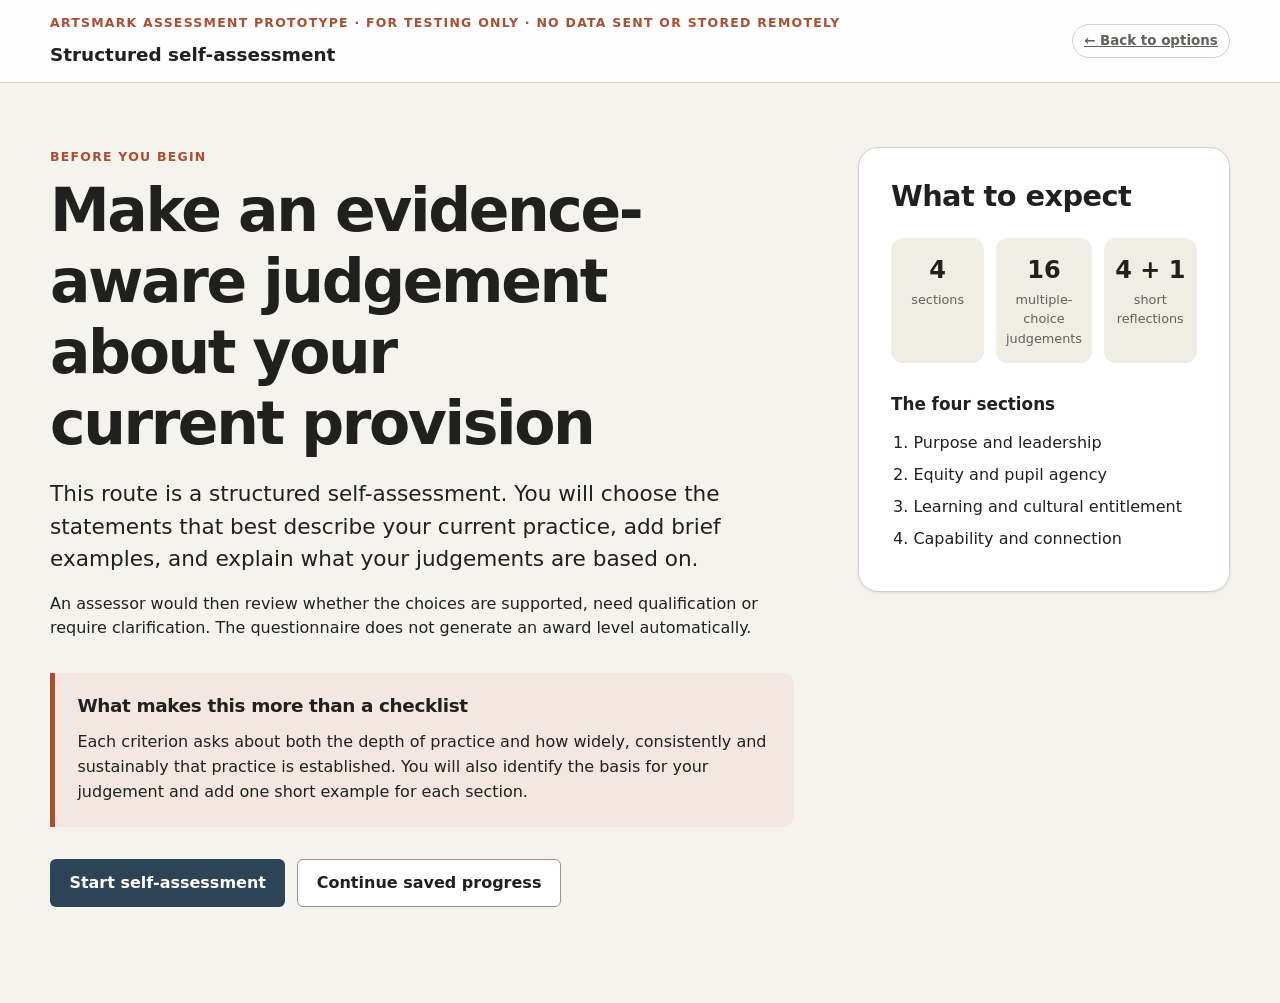
<file: prototypes/option-3/index.html>
<!DOCTYPE html>
<html lang="en">
<head>
  <meta charset="UTF-8">

  <meta
    name="viewport"
    content="width=device-width, initial-scale=1.0"
  >

  <meta
    name="description"
    content="A structured Artsmark self-assessment prototype reviewed by an assessor."
  >

  <title>Artsmark self-assessment</title>

  <link rel="stylesheet" href="styles.css">
</head>

<body>
  <a class="skip-link" href="#main-content">
    Skip to main content
  </a>

  <header class="site-header">
    <div class="site-header__inner">
      <div>
        <p class="eyebrow">
          Artsmark assessment prototype · For testing only · No data sent or stored remotely
        </p>

        <p class="site-title">
          Structured self-assessment
        </p>
      </div>

      <a class="prototype-label" href="../index.html">
        ← Back to options
      </a>
    </div>
  </header>

  <main id="main-content" class="page-shell" tabindex="-1">
    <!-- INTRO -->
    <section
      id="intro-screen"
      class="screen screen--active"
      aria-labelledby="intro-title"
    >
      <div class="intro-layout">
        <div class="intro-copy">
          <p class="eyebrow">Before you begin</p>

          <h1 id="intro-title">
            Make an evidence-aware judgement about your current provision
          </h1>

          <p class="lead">
            This route is a structured self-assessment. You will choose the
            statements that best describe your current practice, add brief
            examples, and explain what your judgements are based on.
          </p>

          <p>
            An assessor would then review whether the choices are supported,
            need qualification or require clarification. The questionnaire
            does not generate an award level automatically.
          </p>

          <div class="notice">
            <h2>What makes this more than a checklist</h2>

            <p>
              Each criterion asks about both the depth of practice and how
              widely, consistently and sustainably that practice is established.
              You will also identify the basis for your judgement and add one
              short example for each section.
            </p>
          </div>

          <div class="intro-actions">
            <button
              id="start-button"
              class="button button--primary"
              type="button"
            >
              Start self-assessment
            </button>

            <button
              id="resume-button"
              class="button button--secondary"
              type="button"
              hidden
            >
              Continue saved progress
            </button>
          </div>
        </div>

        <aside class="intro-summary" aria-label="Self-assessment overview">
          <h2>What to expect</h2>

          <dl class="summary-list">
            <div>
              <dt>4</dt>
              <dd>sections</dd>
            </div>

            <div>
              <dt>16</dt>
              <dd>multiple-choice judgements</dd>
            </div>

            <div>
              <dt>4 + 1</dt>
              <dd>short reflections</dd>
            </div>
          </dl>

          <h3>The four sections</h3>

          <ol class="criteria-list">
            <li>Purpose and leadership</li>
            <li>Equity and pupil agency</li>
            <li>Learning and cultural entitlement</li>
            <li>Capability and connection</li>
          </ol>
        </aside>
      </div>
    </section>

    <!-- QUESTIONNAIRE -->
    <section
      id="questionnaire-screen"
      class="screen"
      aria-labelledby="section-title"
    >
      <div class="questionnaire-header">
        <div class="progress-meta">
          <p id="progress-text" class="progress-text">
            Section 1 of 4
          </p>

          <p id="answered-text" class="answered-text">
            0 of 16 judgements completed
          </p>
        </div>

        <div
          class="progress-track"
          role="progressbar"
          aria-valuemin="0"
          aria-valuemax="100"
          aria-valuenow="0"
          aria-label="Self-assessment progress"
        >
          <div id="progress-bar" class="progress-bar"></div>
        </div>
      </div>

      <div class="questionnaire-layout">
        <aside class="section-navigation" aria-label="Self-assessment sections">
          <h2>Your progress</h2>
          <ol id="section-list" class="section-list"></ol>
        </aside>

        <div class="question-panel">
          <div class="section-heading">
            <p id="section-number" class="eyebrow">
              Section 1
            </p>

            <h1 id="section-title">
              Purpose and leadership
            </h1>

            <p id="section-subtitle" class="section-subtitle"></p>
          </div>

          <form id="questions-form" novalidate>
            <div id="criteria-container"></div>

            <article class="section-example-card">
              <p class="question-count">Section example</p>

              <h2 id="section-example-title">
                What example best substantiates your choices in this section?
              </h2>

              <p class="prototype-help">
                Briefly explain what happened, what changed and how you know.
                One focused example is enough.
              </p>

              <div class="textarea-wrapper">
                <textarea
                  id="section-example"
                  rows="7"
                  maxlength="800"
                  aria-describedby="section-example-count"
                ></textarea>

                <div class="textarea-meta">
                  <span>
                    Keep this specific rather than covering everything.
                  </span>

                  <span id="section-example-count">
                    0 / 800 characters
                  </span>
                </div>
              </div>
            </article>

            <div
              id="validation-message"
              class="validation-message"
              role="alert"
              hidden
            >
              Please complete the four judgements in this section before continuing.
            </div>

            <div class="form-actions">
              <button
                id="back-button"
                class="button button--secondary"
                type="button"
              >
                Back
              </button>

              <button
                id="save-exit-button"
                class="button button--quiet"
                type="button"
              >
                Save and return to start
              </button>

              <button
                id="next-button"
                class="button button--primary"
                type="submit"
              >
                Save and continue
              </button>
            </div>
          </form>
        </div>
      </div>
    </section>

    <!-- COMPLETION -->
    <section
      id="completion-screen"
      class="screen"
      aria-labelledby="completion-title"
    >
      <div class="narrow-panel">
        <p class="eyebrow">Self-assessment complete</p>

        <h1 id="completion-title">
          You have completed all 16 judgements
        </h1>

        <p class="lead">
          You can review your choices or continue to the profile that an
          assessor would use as the starting point for review.
        </p>

        <div class="choice-grid">
          <article class="choice-card">
            <h2>Review my choices</h2>

            <p>
              Check the selected statements, evidence basis and short examples.
            </p>

            <button
              id="review-button"
              class="button button--secondary"
              type="button"
            >
              Review and change
            </button>
          </article>

          <article class="choice-card">
            <h2>See my self-assessment profile</h2>

            <p>
              View the relative shape of the eight criteria before adding one
              final whole-setting reflection.
            </p>

            <button
              id="results-button"
              class="button button--primary"
              type="button"
            >
              Continue to profile
            </button>
          </article>
        </div>
      </div>
    </section>

    <!-- REVIEW -->
    <section
      id="review-screen"
      class="screen"
      aria-labelledby="review-title"
    >
      <div class="review-header">
        <div>
          <p class="eyebrow">Review</p>

          <h1 id="review-title">
            Check your self-assessment
          </h1>

          <p class="lead">
            Review the judgements, evidence basis and section examples before
            continuing.
          </p>
        </div>

        <button
          id="review-results-button"
          class="button button--primary"
          type="button"
        >
          Continue to profile
        </button>
      </div>

      <div id="review-container" class="review-container"></div>

      <div class="review-footer">
        <button
          id="review-back-button"
          class="button button--secondary"
          type="button"
        >
          Back
        </button>

        <button
          id="review-results-button-bottom"
          class="button button--primary"
          type="button"
        >
          Continue to profile
        </button>
      </div>
    </section>

    <!-- RESULTS -->
    <section
      id="results-screen"
      class="screen"
      aria-labelledby="results-title"
    >
      <div class="results-header">
        <div>
          <p class="eyebrow">Your self-assessment profile</p>

          <h1 id="results-title">
            A structured claim about your current provision
          </h1>

          <p class="lead">
            This profile summarises the judgements you made across the eight
            criteria. It is not an award decision.
          </p>
        </div>

        <button
          id="edit-from-results-button"
          class="button button--secondary"
          type="button"
        >
          Review choices
        </button>
      </div>

      <div class="results-grid">
        <div class="chart-card">
          <div class="chart-wrapper">
            <canvas
              id="radar-chart"
              width="760"
              height="620"
              aria-label="Radar chart showing the school's self-assessment across eight Artsmark criteria"
              role="img"
            ></canvas>
          </div>

          <p class="chart-note">
            The profile reflects the school's selected statements. An assessor
            would review whether those judgements are supported by the examples
            and evidence basis provided.
          </p>
        </div>

        <aside class="results-summary">
          <h2>How an assessor might use this</h2>

          <p>
            For each criterion, an assessor could confirm the judgement,
            confirm it with qualification, adjust it, or ask for clarification.
          </p>

          <div class="assessor-status-list">
            <span>Supported</span>
            <span>Partly supported</span>
            <span>Needs clarification</span>
            <span>Adjusted</span>
          </div>

          <div id="strengths-summary" class="result-callout"></div>
          <div id="development-summary" class="result-callout"></div>
        </aside>
      </div>

      <section class="scores-section" aria-labelledby="scores-title">
        <h2 id="scores-title">
          Your profile by criterion
        </h2>

        <div id="scores-list" class="scores-list"></div>
      </section>

      <section class="next-step-card" aria-labelledby="next-step-title">
        <div>
          <p class="eyebrow">Final reflection</p>

          <h2 id="next-step-title">
            Interpret the profile before assessor review
          </h2>

          <p>
            Explain the strongest feature of your provision, where it is least
            secure and what you would prioritise next.
          </p>
        </div>

        <button
          id="start-narrative-button"
          class="button button--primary"
          type="button"
        >
          Add final reflection
        </button>
      </section>
    </section>

    <!-- FINAL REFLECTION -->
    <section
      id="narrative-screen"
      class="screen"
      aria-labelledby="narrative-title"
    >
      <div class="narrative-heading">
        <p class="eyebrow">Whole-setting reflection</p>

        <h1 id="narrative-title">
          What should the assessor understand about this profile?
        </h1>

        <p class="lead">
          Looking across the self-assessment, identify your strongest feature,
          where practice is least secure and what you would prioritise next.
        </p>
      </div>

      <div class="narrative-layout">
        <aside class="snapshot-reference" aria-label="Your self-assessment profile">
          <div class="snapshot-reference__header">
            <p class="eyebrow">Your reference</p>
            <h2>Your profile</h2>
          </div>

          <div class="mini-chart-wrapper">
            <canvas
              id="narrative-radar-chart"
              width="500"
              height="430"
              aria-label="Compact version of the self-assessment profile"
              role="img"
            ></canvas>
          </div>

          <div id="narrative-scores-list" class="mini-scores-list"></div>

          <button
            id="return-to-results-button"
            class="text-button"
            type="button"
          >
            View full profile
          </button>
        </aside>

        <div class="narrative-panel">
          <form id="narrative-form" novalidate>
            <article class="narrative-question-card">
              <p class="question-count">
                Final reflection
              </p>

              <h2>
                Looking across your self-assessment, what is strongest, what is
                least secure, and what would you strengthen next?
              </h2>

              <ul class="prompt-list">
                <li>What feels most established, and what supports that judgement?</li>
                <li>Where is practice still uneven, dependent or fragile?</li>
                <li>What is the most important realistic next priority?</li>
                <li>Does any part of the profile need contextual explanation?</li>
              </ul>

              <div class="textarea-wrapper">
                <textarea
                  id="narrative-response"
                  rows="12"
                  maxlength="1800"
                  aria-describedby="narrative-character-count"
                ></textarea>

                <div class="textarea-meta">
                  <span>
                    Be concise, specific and honest about unevenness.
                  </span>

                  <span id="narrative-character-count">
                    0 / 1,800 characters
                  </span>
                </div>
              </div>
            </article>

            <div class="form-actions">
              <button
                id="return-to-results-button-bottom"
                class="button button--secondary"
                type="button"
              >
                Back
              </button>

              <button
                id="narrative-save-exit-button"
                class="button button--quiet"
                type="button"
              >
                Save and return to profile
              </button>

              <button
                class="button button--primary"
                type="submit"
              >
                Review self-assessment
              </button>
            </div>
          </form>
        </div>
      </div>
    </section>

    <!-- FINAL REVIEW -->
    <section
      id="final-review-screen"
      class="screen"
      aria-labelledby="final-review-title"
    >
      <div class="review-header">
        <div>
          <p class="eyebrow">Ready for assessor review</p>

          <h1 id="final-review-title">
            Review the self-assessment claim
          </h1>

          <p class="lead">
            This combines the structured profile, the school's evidence basis,
            section examples and final reflection.
          </p>
        </div>

        <button
          id="edit-narrative-button"
          class="button button--secondary"
          type="button"
        >
          Edit final reflection
        </button>
      </div>

      <div class="final-review-layout">
        <aside class="final-snapshot-card">
          <h2>Self-assessment profile</h2>

          <div class="mini-chart-wrapper">
            <canvas
              id="final-radar-chart"
              width="500"
              height="430"
              aria-label="Self-assessment profile ready for assessor review"
              role="img"
            ></canvas>
          </div>

          <div id="final-scores-list" class="mini-scores-list"></div>

          <button
            id="edit-questionnaire-button"
            class="text-button"
            type="button"
          >
            Review questionnaire choices
          </button>
        </aside>

        <div>
          <section class="narrative-review-card">
            <div class="narrative-review-card__header">
              <h2>Whole-setting reflection</h2>

              <button
                id="edit-reflection-inline"
                class="text-button"
                type="button"
              >
                Change response
              </button>
            </div>

            <p id="final-reflection"></p>
          </section>

          <section class="assessor-review-card">
            <p class="eyebrow">Assessor review</p>

            <h2>Professional judgement remains visible</h2>

            <p>
              In a live service, the assessor could review each criterion as
              supported, partly supported, adjusted or needing clarification,
              with a short rationale where the school's self-assessment changes.
            </p>

            <div id="assessor-review-list" class="assessor-review-list"></div>
          </section>
        </div>
      </div>

      <section class="next-step-card" aria-labelledby="prototype-end-title">
        <div>
          <p class="eyebrow">Prototype endpoint</p>

          <h2 id="prototype-end-title">
            The self-assessment is ready for assessor review
          </h2>

          <p>
            A future version could add assessor notes, clarification requests,
            moderation and the final award recommendation.
          </p>
        </div>

        <button
          id="restart-button"
          class="button button--secondary"
          type="button"
        >
          Clear progress and start again
        </button>
      </section>
    </section>
  </main>

  <div
    id="live-region"
    class="visually-hidden"
    aria-live="polite"
    aria-atomic="true"
  ></div>

  <script src="script.js"></script>
</body>
</html>
</file>
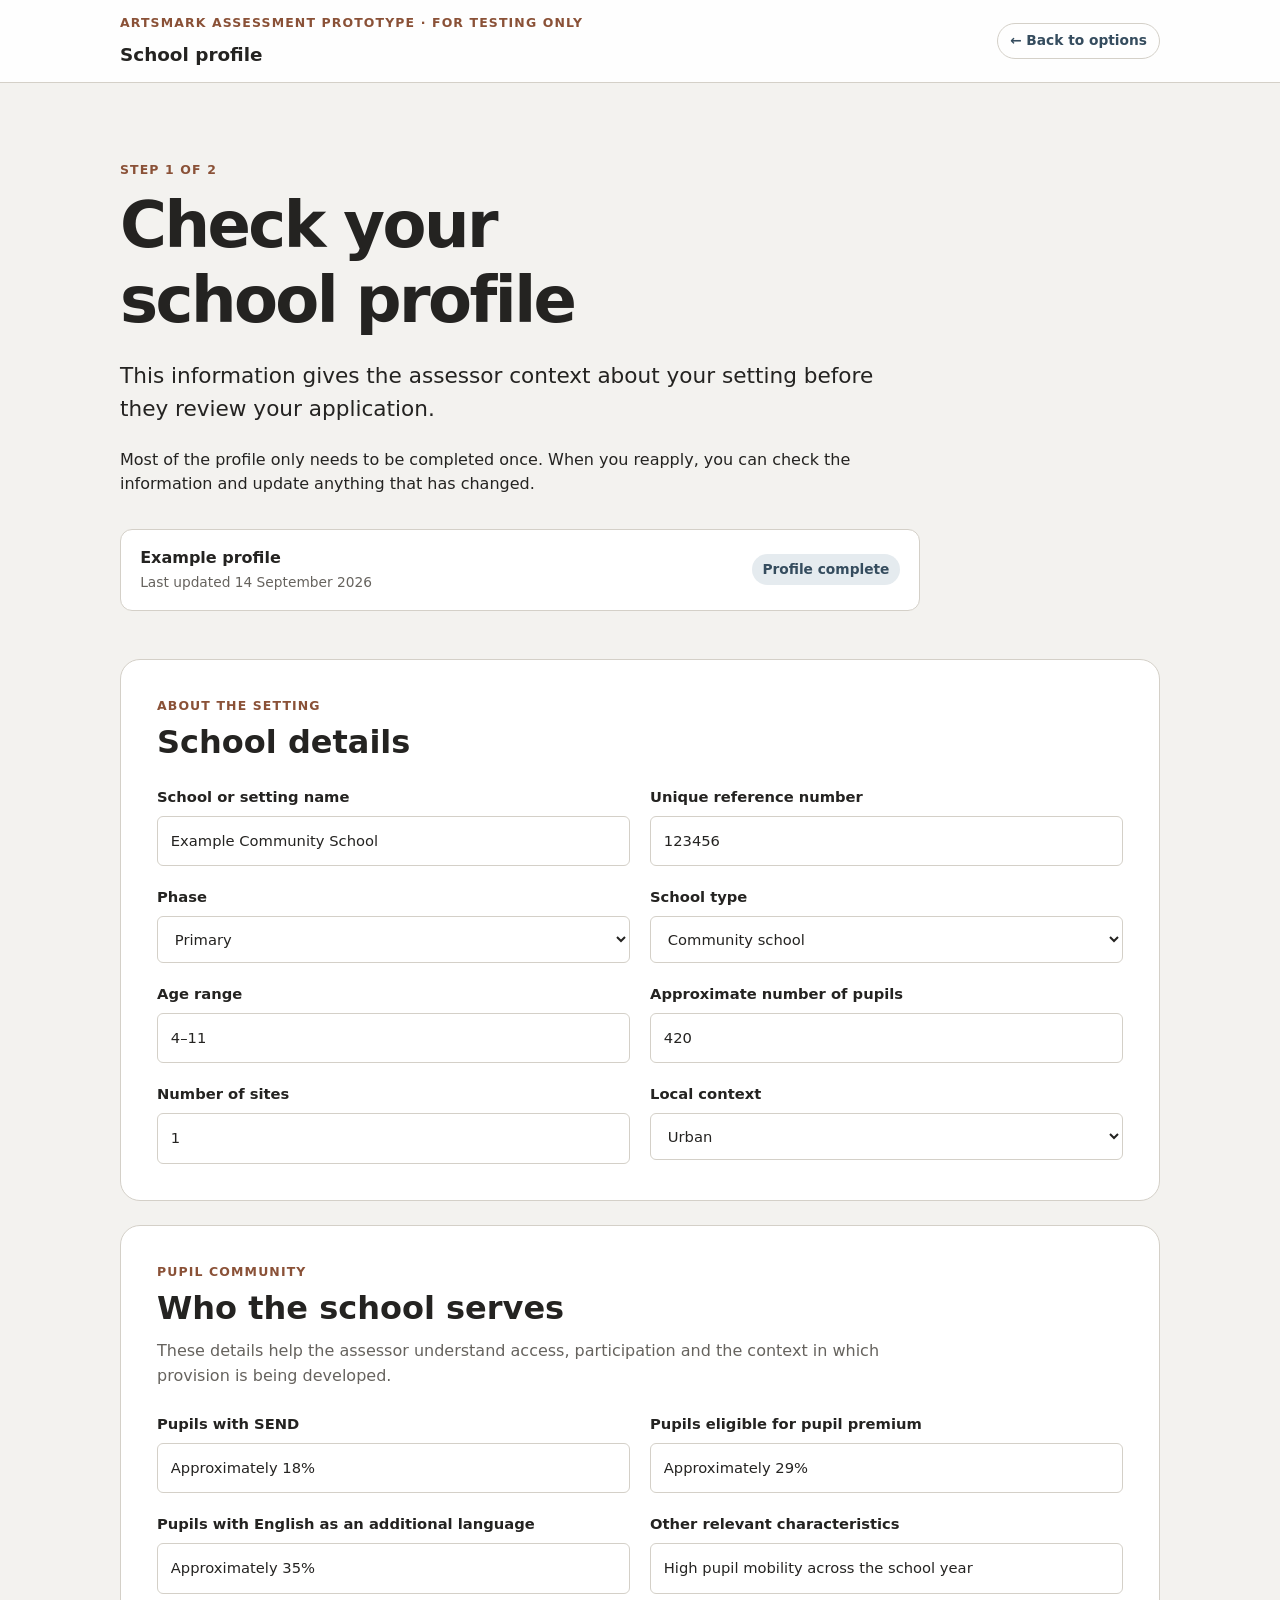
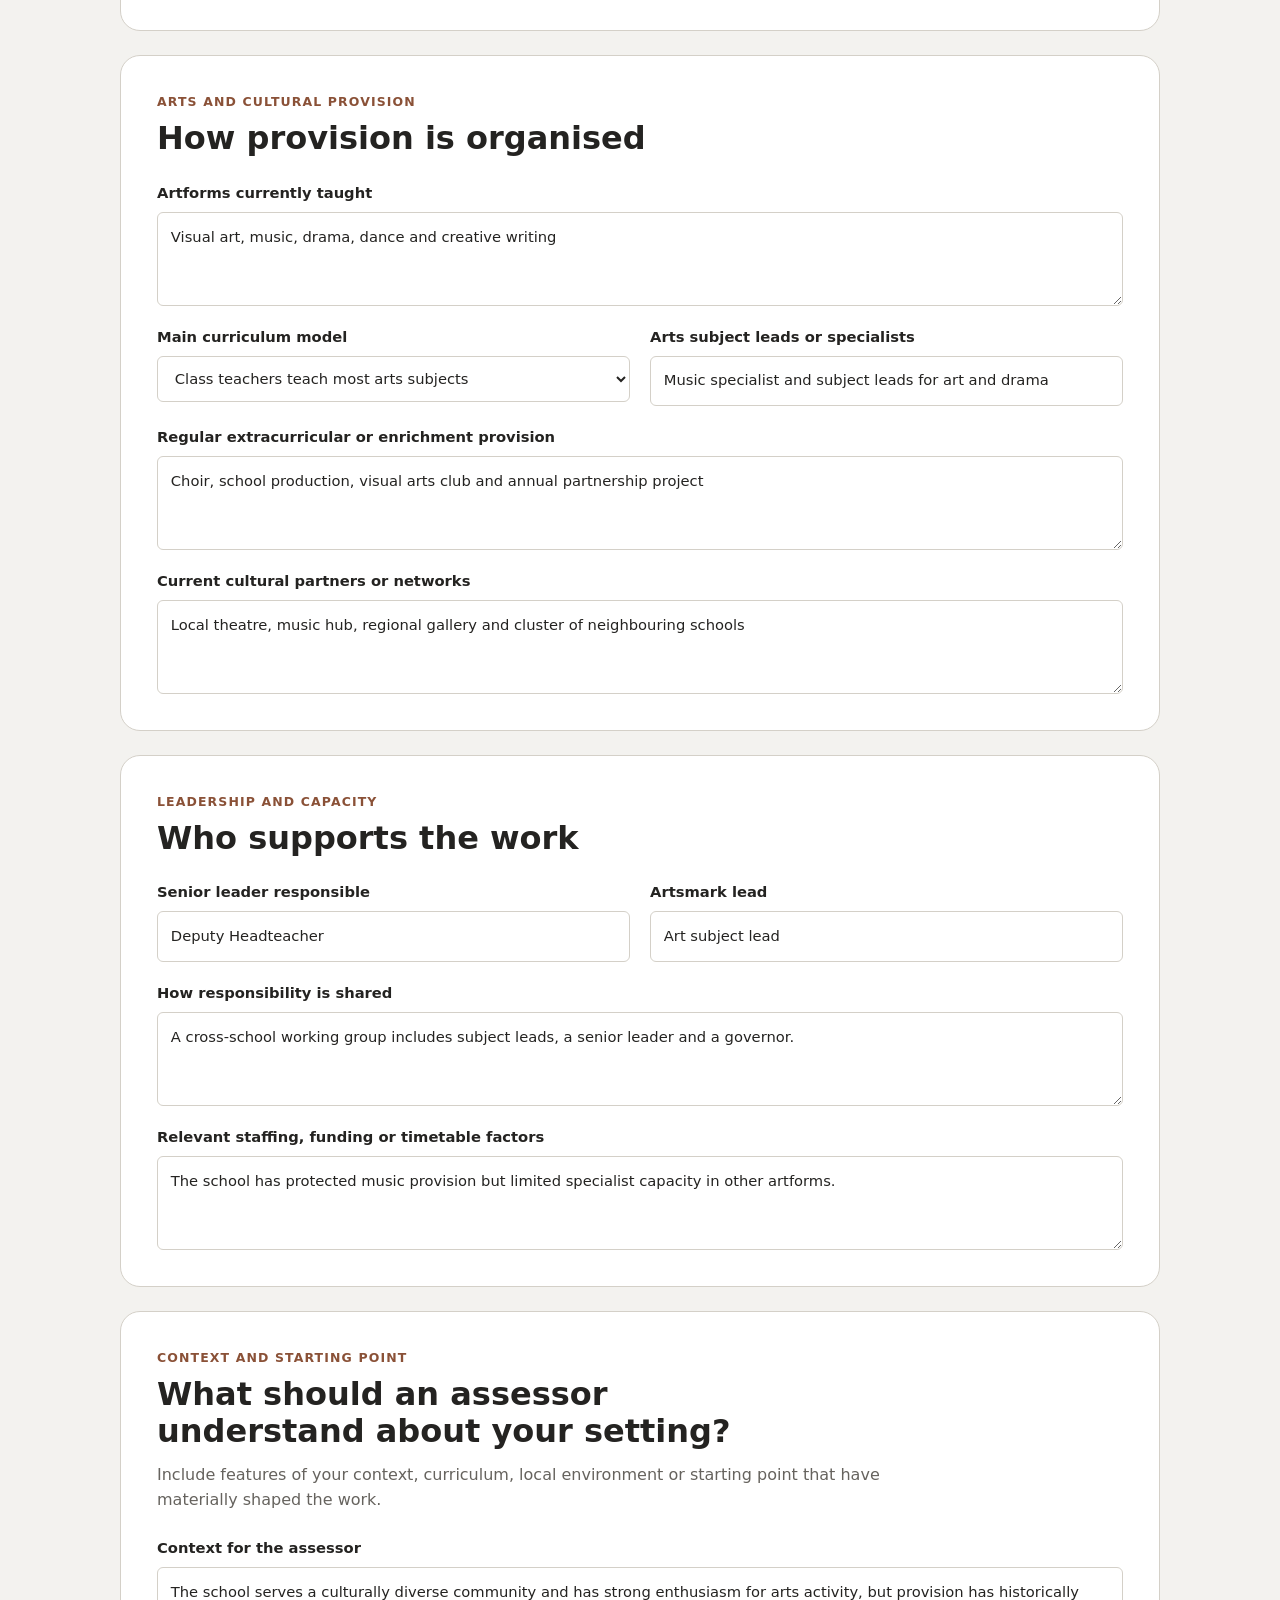
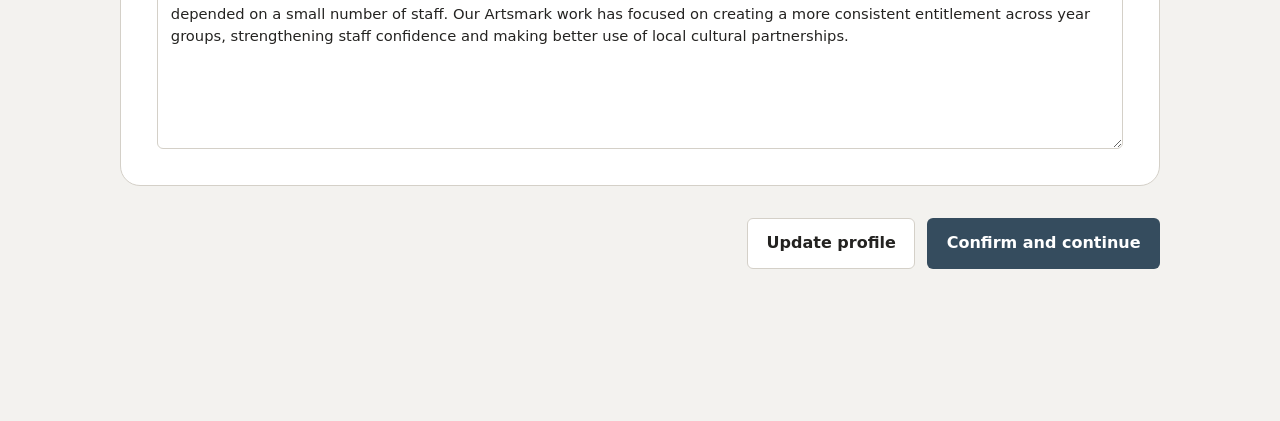
<file: prototypes/profile/index.html>
<!DOCTYPE html>
<html lang="en">
<head>
  <meta charset="UTF-8">

  <meta
    name="viewport"
    content="width=device-width, initial-scale=1.0"
  >

  <title>School profile · Artsmark prototype</title>

  <link rel="stylesheet" href="styles.css">
</head>

<body>
  <a class="skip-link" href="#main-content">
    Skip to main content
  </a>

  <header class="site-header">
    <div class="site-header__inner">
      <div>
        <p class="eyebrow">
          Artsmark assessment prototype · For testing only
        </p>

        <p class="site-title">
          School profile
        </p>
      </div>

      <a class="prototype-label" href="../index.html">
        ← Back to options
      </a>
    </div>
  </header>

  <main id="main-content" class="page-shell">
    <section class="intro">
      <p class="eyebrow">Step 1 of 2</p>

      <h1>Check your school profile</h1>

      <p class="lead">
        This information gives the assessor context about your setting before
        they review your application.
      </p>

      <p>
        Most of the profile only needs to be completed once. When you reapply,
        you can check the information and update anything that has changed.
      </p>

      <div class="status-panel">
        <div>
          <strong>Example profile</strong>
          <span>Last updated 14 September 2026</span>
        </div>

        <span class="status-badge">Profile complete</span>
      </div>
    </section>

    <form id="profile-form">
      <section class="profile-section">
        <div class="section-heading">
          <p class="eyebrow">About the setting</p>
          <h2>School details</h2>
        </div>

        <div class="field-grid">
          <label>
            School or setting name
            <input type="text" value="Example Community School">
          </label>

          <label>
            Unique reference number
            <input type="text" value="123456">
          </label>

          <label>
            Phase
            <select>
              <option>Primary</option>
              <option>Secondary</option>
              <option>All-through</option>
              <option>Special</option>
              <option>Alternative provision</option>
              <option>Other</option>
            </select>
          </label>

          <label>
            School type
            <select>
              <option>Community school</option>
              <option>Academy</option>
              <option>Free school</option>
              <option>Foundation school</option>
              <option>Independent school</option>
              <option>Other</option>
            </select>
          </label>

          <label>
            Age range
            <input type="text" value="4–11">
          </label>

          <label>
            Approximate number of pupils
            <input type="number" value="420">
          </label>

          <label>
            Number of sites
            <input type="number" value="1">
          </label>

          <label>
            Local context
            <select>
              <option>Urban</option>
              <option>Suburban</option>
              <option>Rural</option>
              <option>Coastal</option>
              <option>Mixed</option>
            </select>
          </label>
        </div>
      </section>

      <section class="profile-section">
        <div class="section-heading">
          <p class="eyebrow">Pupil community</p>
          <h2>Who the school serves</h2>

          <p>
            These details help the assessor understand access, participation
            and the context in which provision is being developed.
          </p>
        </div>

        <div class="field-grid">
          <label>
            Pupils with SEND
            <input type="text" value="Approximately 18%">
          </label>

          <label>
            Pupils eligible for pupil premium
            <input type="text" value="Approximately 29%">
          </label>

          <label>
            Pupils with English as an additional language
            <input type="text" value="Approximately 35%">
          </label>

          <label>
            Other relevant characteristics
            <input
              type="text"
              value="High pupil mobility across the school year"
            >
          </label>
        </div>
      </section>

      <section class="profile-section">
        <div class="section-heading">
          <p class="eyebrow">Arts and cultural provision</p>
          <h2>How provision is organised</h2>
        </div>

        <div class="field-grid">
          <label class="field-wide">
            Artforms currently taught
            <textarea rows="3">Visual art, music, drama, dance and creative writing</textarea>
          </label>

          <label>
            Main curriculum model
            <select>
              <option>Class teachers teach most arts subjects</option>
              <option>Specialist arts teachers</option>
              <option>Mixed generalist and specialist model</option>
              <option>Departmental model</option>
              <option>Other</option>
            </select>
          </label>

          <label>
            Arts subject leads or specialists
            <input
              type="text"
              value="Music specialist and subject leads for art and drama"
            >
          </label>

          <label class="field-wide">
            Regular extracurricular or enrichment provision
            <textarea rows="3">Choir, school production, visual arts club and annual partnership project</textarea>
          </label>

          <label class="field-wide">
            Current cultural partners or networks
            <textarea rows="3">Local theatre, music hub, regional gallery and cluster of neighbouring schools</textarea>
          </label>
        </div>
      </section>

      <section class="profile-section">
        <div class="section-heading">
          <p class="eyebrow">Leadership and capacity</p>
          <h2>Who supports the work</h2>
        </div>

        <div class="field-grid">
          <label>
            Senior leader responsible
            <input type="text" value="Deputy Headteacher">
          </label>

          <label>
            Artsmark lead
            <input type="text" value="Art subject lead">
          </label>

          <label class="field-wide">
            How responsibility is shared
            <textarea rows="3">A cross-school working group includes subject leads, a senior leader and a governor.</textarea>
          </label>

          <label class="field-wide">
            Relevant staffing, funding or timetable factors
            <textarea rows="3">The school has protected music provision but limited specialist capacity in other artforms.</textarea>
          </label>
        </div>
      </section>

      <section class="profile-section">
        <div class="section-heading">
          <p class="eyebrow">Context and starting point</p>

          <h2>
            What should an assessor understand about your setting?
          </h2>

          <p>
            Include features of your context, curriculum, local environment or
            starting point that have materially shaped the work.
          </p>
        </div>

        <label class="field-wide">
          Context for the assessor
          <textarea rows="7">The school serves a culturally diverse community and has strong enthusiasm for arts activity, but provision has historically depended on a small number of staff. Our Artsmark work has focused on creating a more consistent entitlement across year groups, strengthening staff confidence and making better use of local cultural partnerships.</textarea>
        </label>
      </section>

      <div class="form-actions">
        <button
          id="update-button"
          class="button button--secondary"
          type="button"
        >
          Update profile
        </button>

        <a class="button button--primary" href="../index.html#options">
          Confirm and continue
        </a>
      </div>

      <p id="save-message" class="save-message" aria-live="polite"></p>
    </form>
  </main>

  <script src="script.js"></script>
</body>
</html>
</file>
<file: alpha-assessment/styles.css>
:root {
  --page-background: #f5f3ee;
  --surface: #ffffff;
  --text: #20201f;
  --text-muted: #62615d;
  --border: #d5d0c6;
  --primary: #2d4356;
  --primary-hover: #1f3242;
  --aqua: #249c99;
  --aqua-dark: #177a78;
  --purple: #7658a4;
  --focus: #0069c2;
  --shadow-small: 0 1px 3px rgba(20, 20, 20, 0.08);
  --radius-small: 6px;
  --radius-large: 20px;
  --content-width: 900px;
}

*,
*::before,
*::after {
  box-sizing: border-box;
}

html {
  scroll-behavior: smooth;
}

body {
  min-height: 100vh;
  margin: 0;
  background: var(--page-background);
  color: var(--text);
  font-family:
    Inter,
    ui-sans-serif,
    system-ui,
    -apple-system,
    BlinkMacSystemFont,
    "Segoe UI",
    sans-serif;
  line-height: 1.55;
}

a:focus-visible {
  outline: 3px solid var(--focus);
  outline-offset: 3px;
}

h1,
h2,
p {
  margin-top: 0;
}

h1,
h2 {
  line-height: 1.18;
  text-wrap: balance;
}

h1 {
  margin-bottom: 1rem;
  font-size: clamp(2.2rem, 5vw, 3.8rem);
  font-weight: 650;
  letter-spacing: -0.04em;
}

h2 {
  margin-bottom: 0;
  font-size: clamp(1.4rem, 3vw, 1.9rem);
  font-weight: 650;
  letter-spacing: -0.025em;
}

p {
  margin-bottom: 1rem;
}

.skip-link {
  position: fixed;
  z-index: 1000;
  top: 0.75rem;
  left: 0.75rem;
  padding: 0.7rem 1rem;
  transform: translateY(-200%);
  border-radius: var(--radius-small);
  background: var(--text);
  color: #ffffff;
  text-decoration: none;
}

.skip-link:focus {
  transform: translateY(0);
}

.site-header {
  border-bottom: 1px solid var(--border);
  background: rgba(255, 255, 255, 0.94);
}

.site-header__inner {
  display: flex;
  align-items: center;
  justify-content: space-between;
  width: min(calc(100% - 2rem), var(--content-width));
  min-height: 76px;
  margin: 0 auto;
  gap: 1rem;
}

.site-title,
.prototype-label {
  margin: 0;
}

.site-title {
  font-size: 1.05rem;
  font-weight: 700;
}

.prototype-label {
  color: var(--text-muted);
  font-size: 0.85rem;
  font-weight: 650;
}

.page-shell {
  width: min(calc(100% - 2rem), var(--content-width));
  margin: 0 auto;
  padding: clamp(3rem, 7vw, 5.5rem) 0 4rem;
}

.intro {
  max-width: 760px;
  margin-bottom: 3rem;
}

.eyebrow,
.prototype-number {
  margin-bottom: 0.55rem;
  color: var(--aqua-dark);
  font-size: 0.78rem;
  font-weight: 750;
  letter-spacing: 0.1em;
  text-transform: uppercase;
}

.lead {
  max-width: 760px;
  margin-bottom: 0;
  font-size: clamp(1.1rem, 2vw, 1.32rem);
  line-height: 1.5;
}

.prototype-list {
  display: grid;
  gap: 1.25rem;
}

.prototype-card {
  padding: clamp(1.5rem, 4vw, 2rem);
  border: 1px solid var(--border);
  border-left: 6px solid var(--aqua);
  border-radius: var(--radius-large);
  background: var(--surface);
  box-shadow: var(--shadow-small);
}

.prototype-card--current {
  border-left-color: var(--purple);
}

.prototype-card__header {
  margin-bottom: 1.25rem;
}

.prototype-card__header .prototype-number {
  margin-bottom: 0.4rem;
}

.prototype-card p {
  max-width: 760px;
}

.button {
  display: inline-flex;
  min-height: 46px;
  align-items: center;
  justify-content: center;
  margin-top: 0.25rem;
  padding: 0.7rem 1rem;
  border-radius: var(--radius-small);
  font-weight: 700;
  line-height: 1.2;
  text-decoration: none;
  transition:
    background-color 140ms ease,
    transform 140ms ease;
}

.button:hover {
  transform: translateY(-1px);
}

.button--primary {
  background: var(--primary);
  color: #ffffff;
}

.button--primary:hover {
  background: var(--primary-hover);
}

.page-footer {
  max-width: 760px;
  margin-top: 3rem;
  padding-top: 1.5rem;
  border-top: 1px solid var(--border);
  color: var(--text-muted);
  font-size: 0.9rem;
}

.page-footer p {
  margin-bottom: 0;
}

@media (max-width: 640px) {
  .site-header__inner {
    min-height: 68px;
  }

  .prototype-label {
    display: none;
  }

  .page-shell {
    width: min(calc(100% - 1.25rem), var(--content-width));
    padding-top: 2.5rem;
  }

  .button {
    width: 100%;
  }
}
</file>
<file: alpha/styles.css>
:root {
  --page-background: #f5f3ee;
  --surface: #ffffff;
  --surface-soft: #f0ede5;
  --surface-strong: #e6e0d5;

  --text: #20201f;
  --text-muted: #62615d;
  --border: #d5d0c6;
  --border-strong: #99948a;

  --primary: #2d4356;
  --primary-hover: #1f3242;
  --primary-soft: #e4ebf0;

  /* Updated Artsmark-inspired accents */
  --aqua: #249c99;
  --aqua-dark: #177a78;
  --aqua-soft: #e2f3f2;

  --purple: #7658a4;
  --purple-dark: #5d4287;
  --purple-soft: #eee8f6;

  --success: #376b56;
  --success-soft: #e4efe9;

  --warning: #8a5d18;
  --warning-soft: #f8edd8;

  --focus: #0069c2;

  --shadow-small: 0 1px 3px rgba(20, 20, 20, 0.08);
  --shadow-medium: 0 12px 32px rgba(20, 20, 20, 0.09);

  --radius-small: 6px;
  --radius-medium: 12px;
  --radius-large: 20px;

  --content-width: 1180px;
  --reading-width: 760px;
}

*,
*::before,
*::after {
  box-sizing: border-box;
}

html {
  scroll-behavior: smooth;
}

body {
  min-height: 100vh;
  margin: 0;
  background: var(--page-background);
  color: var(--text);
  font-family:
    Inter,
    ui-sans-serif,
    system-ui,
    -apple-system,
    BlinkMacSystemFont,
    "Segoe UI",
    sans-serif;
  line-height: 1.55;
}

button,
input,
textarea {
  font: inherit;
}

button {
  cursor: pointer;
}

button:focus-visible,
input:focus-visible,
textarea:focus-visible,
a:focus-visible {
  outline: 3px solid var(--focus);
  outline-offset: 3px;
}

h1,
h2,
h3,
p {
  margin-top: 0;
}

h1,
h2,
h3 {
  line-height: 1.18;
  text-wrap: balance;
}

h1 {
  margin-bottom: 1.25rem;
  font-size: clamp(2rem, 5vw, 3.75rem);
  font-weight: 650;
  letter-spacing: -0.04em;
}

h2 {
  margin-bottom: 0.8rem;
  font-size: clamp(1.3rem, 3vw, 1.8rem);
  font-weight: 650;
  letter-spacing: -0.02em;
}

h3 {
  margin-bottom: 0.65rem;
  font-size: 1.05rem;
}

p {
  margin-bottom: 1rem;
}

.skip-link {
  position: fixed;
  z-index: 1000;
  top: 0.75rem;
  left: 0.75rem;
  padding: 0.7rem 1rem;
  transform: translateY(-200%);
  border-radius: var(--radius-small);
  background: var(--text);
  color: #ffffff;
  text-decoration: none;
}

.skip-link:focus {
  transform: translateY(0);
}

.site-header {
  border-bottom: 1px solid var(--border);
  background: rgba(255, 255, 255, 0.94);
}

.site-header__inner {
  display: flex;
  align-items: center;
  justify-content: space-between;
  width: min(calc(100% - 2rem), var(--content-width));
  min-height: 82px;
  margin: 0 auto;
  gap: 1rem;
}

.site-title {
  margin: 0;
  font-size: 1.15rem;
  font-weight: 700;
}

.prototype-label {
  margin: 0;
  padding: 0.35rem 0.7rem;
  border: 1px solid var(--border);
  border-radius: 999px;
  color: var(--text-muted);
  font-size: 0.84rem;
  font-weight: 650;
}

.page-shell {
  width: min(calc(100% - 2rem), var(--content-width));
  margin: 0 auto;
  padding: clamp(2rem, 5vw, 5rem) 0 6rem;
}

.screen {
  display: none;
}

.screen--active {
  display: block;
  animation: screen-in 220ms ease-out;
}

@keyframes screen-in {
  from {
    transform: translateY(8px);
    opacity: 0;
  }

  to {
    transform: translateY(0);
    opacity: 1;
  }
}

.eyebrow,
.section-kicker,
.stage-label,
.part-number {
  margin-bottom: 0.55rem;
  color: var(--aqua-dark);
  font-size: 0.78rem;
  font-weight: 750;
  letter-spacing: 0.1em;
  text-transform: uppercase;
}

.lead {
  max-width: 760px;
  color: var(--text);
  font-size: clamp(1.1rem, 2vw, 1.35rem);
  line-height: 1.5;
}

/* Landing */

.landing-panel {
  width: min(100%, 820px);
  margin: 0 auto;
}

.journey-stage {
  margin-top: 2rem;
  padding: clamp(1.5rem, 4vw, 2.25rem);
  border: 1px solid var(--border);
  border-radius: var(--radius-large);
  background: var(--surface);
  box-shadow: var(--shadow-small);
}

.journey-stage--enrolment {
  border-top: 6px solid var(--aqua);
}

.journey-stage--assessment {
  border-top: 6px solid var(--purple);
}

.stage-heading {
  display: flex;
  align-items: flex-start;
  justify-content: space-between;
  gap: 1rem;
}

.stage-heading h2 {
  margin-bottom: 0.5rem;
}

.stage-summary {
  margin: 1.25rem 0 1.5rem;
  padding-left: 1.25rem;
}

.stage-summary li {
  margin-bottom: 0.35rem;
}

.stage-actions {
  display: flex;
  align-items: center;
  flex-wrap: wrap;
  gap: 1rem;
}

.stage-note {
  margin: 0;
  color: var(--text-muted);
  font-size: 0.9rem;
}

.assessment-parts,
.assessment-intro-grid {
  display: grid;
  grid-template-columns: repeat(2, minmax(0, 1fr));
  gap: 1rem;
  margin: 1.5rem 0;
}

.assessment-parts article,
.assessment-intro-card {
  padding: 1.1rem;
  border-radius: var(--radius-medium);
  background: var(--purple-soft);
}

.assessment-parts p:last-child,
.assessment-intro-card p:last-child {
  margin-bottom: 0;
}

.journey-divider {
  display: none;
}

.status-pill {
  display: inline-flex;
  align-items: center;
  min-height: 30px;
  padding: 0.3rem 0.65rem;
  border-radius: 999px;
  background: var(--success-soft);
  color: var(--success);
  font-size: 0.78rem;
  font-weight: 750;
}

.status-pill--secondary {
  background: var(--purple-soft);
  color: var(--purple-dark);
}

/* Buttons */

.button {
  display: inline-flex;
  min-height: 48px;
  align-items: center;
  justify-content: center;
  padding: 0.75rem 1.15rem;
  border: 1px solid transparent;
  border-radius: var(--radius-small);
  font-weight: 700;
  line-height: 1.2;
  text-align: center;
  text-decoration: none;
  transition:
    background-color 140ms ease,
    border-color 140ms ease,
    transform 140ms ease;
}

.button:hover {
  transform: translateY(-1px);
}

.button--primary {
  background: var(--primary);
  color: #ffffff;
}

.button--primary:hover {
  background: var(--primary-hover);
}

.button--secondary {
  border-color: var(--border-strong);
  background: var(--surface);
  color: var(--text);
}

.button--secondary:hover {
  border-color: var(--primary);
  background: var(--primary-soft);
}

.button--quiet {
  border-color: transparent;
  background: transparent;
  color: var(--primary);
  text-decoration: underline;
  text-underline-offset: 0.2em;
}

.button--quiet:hover {
  background: var(--primary-soft);
}

.button:disabled {
  cursor: not-allowed;
  opacity: 0.45;
  transform: none;
}

/* Shared layouts */

.workflow-header,
.progress-header {
  margin-bottom: 1.75rem;
}

.workflow-header {
  display: flex;
  align-items: flex-end;
  justify-content: space-between;
  gap: 2rem;
}

.workflow-layout,
.questionnaire-layout {
  display: grid;
  grid-template-columns: 250px minmax(0, 1fr);
  gap: clamp(1.5rem, 4vw, 3.5rem);
  align-items: start;
}

.workflow-navigation,
.section-navigation {
  position: sticky;
  top: 1.5rem;
  padding: 1.25rem;
  border: 1px solid var(--border);
  border-radius: var(--radius-medium);
  background: var(--surface);
}

.workflow-navigation h2,
.section-navigation h2 {
  margin-bottom: 1rem;
  font-size: 1rem;
}

.workflow-list,
.section-list {
  margin: 0;
  padding: 0;
  list-style: none;
}

.workflow-list li,
.section-list li {
  position: relative;
  margin-bottom: 0.55rem;
  padding: 0.55rem 0.6rem 0.55rem 2.15rem;
  border-radius: var(--radius-small);
  color: var(--text-muted);
  font-size: 0.85rem;
}

.workflow-list li::before,
.section-list li::before {
  position: absolute;
  top: 0.58rem;
  left: 0.6rem;
  display: grid;
  width: 1.15rem;
  height: 1.15rem;
  place-items: center;
  border: 1px solid var(--border-strong);
  border-radius: 50%;
  content: attr(data-step);
  font-size: 0.62rem;
  font-weight: 750;
}

.section-list li::before {
  content: attr(data-index);
}

.workflow-list li.is-current,
.section-list li.is-current {
  background: var(--primary-soft);
  color: var(--primary);
  font-weight: 700;
}

.workflow-list li.is-current::before,
.section-list li.is-current::before {
  border-color: var(--primary);
  background: var(--primary);
  color: #ffffff;
}

.workflow-list li.is-complete,
.section-list li.is-complete {
  color: var(--success);
}

.workflow-list li.is-complete::before,
.section-list li.is-complete::before {
  border-color: var(--success);
  background: var(--success);
  color: #ffffff;
  content: "✓";
}

.form-panel {
  min-width: 0;
  padding: clamp(1.4rem, 3vw, 2rem);
  border: 1px solid var(--border);
  border-radius: var(--radius-large);
  background: var(--surface);
  box-shadow: var(--shadow-small);
}

/* Guidance */

.guidance-card,
.response-card,
.areas-card,
.checklist-card,
.declaration-card,
.payment-card {
  margin-bottom: 1.5rem;
  padding: clamp(1.25rem, 3vw, 1.65rem);
  border: 1px solid var(--border);
  border-radius: var(--radius-large);
  background: var(--surface);
}

.guidance-card h2,
.guidance-card h3,
.response-card h2,
.checklist-card h2,
.declaration-card h2,
.payment-card h2 {
  font-size: 1.15rem;
}

.guidance-card p:last-child,
.guidance-card ul:last-child {
  margin-bottom: 0;
}

.guidance-card--aqua {
  border-left: 5px solid var(--aqua);
  border-top-left-radius: 0;
  border-bottom-left-radius: 0;
  background: var(--aqua-soft);
}

.guidance-card--purple {
  border-left: 5px solid var(--purple);
  border-top-left-radius: 0;
  border-bottom-left-radius: 0;
  background: var(--purple-soft);
}

.guidance-card ul {
  padding-left: 1.25rem;
}

.guidance-card li {
  margin-bottom: 0.35rem;
}

.limit-note {
  color: var(--text-muted);
  font-size: 0.86rem;
  font-style: italic;
}

/* Fields */

.form-section {
  margin-top: 2.25rem;
  padding-top: 2rem;
  border-top: 1px solid var(--border);
}

.form-section:first-of-type {
  margin-top: 2rem;
}

.field-grid {
  display: grid;
  gap: 1rem;
}

.field-grid--two {
  grid-template-columns: repeat(2, minmax(0, 1fr));
}

.field {
  margin-bottom: 1.35rem;
}

.field label,
.question-intro {
  display: block;
  margin-bottom: 0.45rem;
  font-weight: 700;
  line-height: 1.4;
}

.field-help {
  margin: -0.1rem 0 0.55rem;
  color: var(--text-muted);
  font-size: 0.88rem;
}

input[type="text"],
input[type="url"],
input[type="date"],
textarea {
  display: block;
  width: 100%;
  padding: 0.85rem 0.95rem;
  border: 1px solid var(--border-strong);
  border-radius: var(--radius-medium);
  background: #ffffff;
  color: var(--text);
  line-height: 1.55;
}

textarea {
  min-height: 120px;
  resize: vertical;
}

input:hover,
textarea:hover {
  border-color: var(--primary);
}

input:focus,
textarea:focus {
  border-color: var(--focus);
}

/* Payment */

.payment-options {
  display: grid;
  gap: 0.8rem;
  margin: 1.5rem 0;
}

.choice-option {
  position: relative;
  display: grid;
  grid-template-columns: 24px minmax(0, 1fr);
  align-items: start;
  padding: 1rem;
  border: 1px solid var(--border);
  border-radius: var(--radius-medium);
  background: var(--surface);
  gap: 0.8rem;
  cursor: pointer;
}

.choice-option:hover {
  border-color: var(--primary);
  background: var(--surface-soft);
}

.choice-option:has(input:checked) {
  border-color: var(--aqua-dark);
  background: var(--aqua-soft);
  box-shadow: 0 0 0 1px var(--aqua-dark);
}

.choice-option input {
  width: 20px;
  height: 20px;
  margin-top: 0.15rem;
  accent-color: var(--aqua-dark);
}

.choice-option span {
  display: grid;
  gap: 0.2rem;
}

.choice-option small {
  color: var(--text-muted);
}

.validation-message {
  margin: 1.25rem 0 0;
  padding: 1rem;
  border-left: 4px solid var(--warning);
  border-radius: 0 var(--radius-small) var(--radius-small) 0;
  background: var(--warning-soft);
  color: var(--text);
  font-weight: 650;
}

/* Areas table */

.areas-card {
  margin-top: 2rem;
  padding: 0;
  overflow: hidden;
}

.areas-card > h2 {
  margin: 0;
  padding: 1.25rem 1.4rem;
  border-bottom: 1px solid var(--border);
  background: var(--surface-soft);
  font-size: 1.2rem;
}

.areas-table__header,
.areas-table__row {
  display: grid;
  grid-template-columns:
    minmax(0, 1fr)
    minmax(0, 1fr);
  gap: 1rem;
  padding: 1rem 1.4rem;
  border-bottom: 1px solid var(--border);
}

.areas-table__header {
  color: var(--text-muted);
  font-size: 0.8rem;
  font-weight: 750;
  letter-spacing: 0.07em;
  text-transform: uppercase;
}

.areas-table__row:last-child {
  border-bottom: 0;
}

/* Progress */

.progress-meta {
  display: flex;
  justify-content: space-between;
  margin-bottom: 0.65rem;
  gap: 1rem;
}

.progress-text,
.saved-status {
  margin: 0;
  font-size: 0.92rem;
  font-weight: 650;
}

.saved-status {
  color: var(--success);
  font-weight: 500;
  opacity: 0;
  transition: opacity 180ms ease;
}

.saved-status.is-visible {
  opacity: 1;
}

.progress-track {
  width: 100%;
  height: 10px;
  overflow: hidden;
  border-radius: 999px;
  background: var(--surface-strong);
}

.progress-bar {
  width: 0;
  height: 100%;
  border-radius: inherit;
  background: linear-gradient(90deg, var(--aqua), var(--purple));
  transition: width 250ms ease;
}

/* Criteria */

.question-panel {
  min-width: 0;
}

.section-heading {
  margin-bottom: 2rem;
}

.section-heading h1 {
  margin-bottom: 0.65rem;
  font-size: clamp(2rem, 4vw, 3.2rem);
}

.criteria-label {
  display: inline-block;
  margin-bottom: 1.25rem;
  padding: 0.35rem 0.65rem;
  border-radius: 999px;
  background: var(--primary-soft);
  color: var(--primary);
  font-size: 0.84rem;
  font-weight: 700;
}

.criteria-description {
  margin-bottom: 0.7rem;
  font-size: 1.1rem;
}

.criteria-extra-description {
  max-width: 800px;
  color: var(--text-muted);
}

.guidance-grid {
  display: grid;
  grid-template-columns: repeat(2, minmax(0, 1fr));
  gap: 1rem;
}

.response-card {
  box-shadow: var(--shadow-small);
}

.response-card textarea,
.textarea-wrapper textarea {
  min-height: 300px;
}

.textarea-meta {
  display: flex;
  justify-content: space-between;
  margin-top: 0.55rem;
  gap: 1rem;
  color: var(--text-muted);
  font-size: 0.82rem;
}

/* Narrative */

.question-count {
  display: block;
  margin-bottom: 0.4rem;
  color: var(--purple-dark);
  font-size: 0.76rem;
  font-weight: 750;
  letter-spacing: 0.08em;
  text-transform: uppercase;
}

.narrative-question-card {
  padding: clamp(1.5rem, 3vw, 2rem);
  border: 1px solid var(--border);
  border-radius: var(--radius-large);
  background: var(--surface);
  box-shadow: var(--shadow-small);
}

.narrative-title {
  margin-bottom: 1rem;
  font-size: clamp(1.65rem, 3.5vw, 2.5rem);
}

.checkbox-card {
  display: grid;
  grid-template-columns: 24px minmax(0, 1fr);
  align-items: start;
  padding: 1rem;
  border: 1px solid var(--border);
  border-radius: var(--radius-medium);
  background: var(--surface-soft);
  gap: 0.75rem;
  cursor: pointer;
}

.checkbox-card input {
  width: 19px;
  height: 19px;
  margin: 0.15rem 0 0;
  accent-color: var(--aqua-dark);
}

/* Actions / completion */

.form-actions {
  display: flex;
  justify-content: space-between;
  align-items: center;
  margin-top: 2rem;
  gap: 1rem;
}

.checklist {
  margin-bottom: 0;
  padding-left: 1.25rem;
}

.checklist li {
  margin-bottom: 0.6rem;
}

.declaration-card {
  margin-top: 2rem;
  background: var(--surface-soft);
}

.narrow-panel {
  max-width: 900px;
  margin: 0 auto;
}

.completion-panel {
  padding: clamp(1.5rem, 4vw, 3rem);
  border: 1px solid var(--border);
  border-radius: var(--radius-large);
  background: var(--surface);
  box-shadow: var(--shadow-medium);
}

.intro-actions {
  display: flex;
  flex-wrap: wrap;
  gap: 0.75rem;
  margin-top: 2rem;
}

.visually-hidden {
  position: absolute !important;
  width: 1px !important;
  height: 1px !important;
  overflow: hidden !important;
  margin: -1px !important;
  padding: 0 !important;
  border: 0 !important;
  clip: rect(0 0 0 0) !important;
  white-space: nowrap !important;
}

/* Responsive */

@media (max-width: 900px) {
  .workflow-layout,
  .questionnaire-layout,
  .guidance-grid,
  .assessment-parts,
  .assessment-intro-grid {
    grid-template-columns: 1fr;
  }

  .workflow-navigation,
  .section-navigation {
    position: static;
  }

  .workflow-list,
  .section-list {
    display: flex;
    overflow-x: auto;
    padding-bottom: 0.35rem;
    gap: 0.45rem;
  }

  .workflow-list li,
  .section-list li {
    min-width: max-content;
    margin: 0;
  }
}

@media (max-width: 680px) {
  .site-header__inner {
    min-height: 70px;
  }

  .page-shell {
    width: min(calc(100% - 1.25rem), var(--content-width));
    padding-top: 2rem;
  }

  .prototype-label {
    display: none;
  }

  .field-grid--two,
  .areas-table__header,
  .areas-table__row {
    grid-template-columns: 1fr;
  }

  .areas-table__header {
    display: none;
  }

  .progress-meta,
  .workflow-header,
  .stage-heading {
    align-items: stretch;
    flex-direction: column;
  }

  .form-actions {
    flex-direction: column-reverse;
    align-items: stretch;
  }

  .form-actions .button,
  .intro-actions .button,
  .stage-actions .button {
    width: 100%;
  }

  .textarea-meta {
    flex-direction: column;
    gap: 0.15rem;
  }
}

@media (prefers-reduced-motion: reduce) {
  *,
  *::before,
  *::after {
    scroll-behavior: auto !important;
    animation-duration: 0.01ms !important;
    animation-iteration-count: 1 !important;
    transition-duration: 0.01ms !important;
  }
}
</file>
<file: assess/styles.css>
:root {
  --navy: #29485f;
  --navy-dark: #1f3649;
  --terracotta: #b65e43;
  --cream: #f3efe5;
  --pale-blue: #e8f0f4;
  --green: #326b5c;
  --green-pale: #eef5f1;
  --gold: #c9a84d;
  --ink: #26343d;
  --muted: #66747c;
  --line: #d8dddf;
  --white: #ffffff;
}

* {
  box-sizing: border-box;
}

html {
  scroll-behavior: smooth;
}

body {
  margin: 0;
  font-family: Arial, Helvetica, sans-serif;
  line-height: 1.5;
  color: var(--ink);
  background: #f8f8f6;
}

button,
input,
textarea {
  font: inherit;
}

button {
  cursor: pointer;
}

a {
  color: var(--navy);
}


/* --------------------------------
   HEADER
-------------------------------- */

.site-header {
  height: 56px;
  padding: 0 28px;
  display: flex;
  align-items: center;
  gap: 18px;
  background: var(--navy-dark);
  color: white;
}

.site-brand,
.site-header strong {
  font-size: 13px;
  letter-spacing: 0.15em;
}

.site-label,
.site-header span {
  font-size: 11px;
  letter-spacing: 0.08em;
  opacity: 0.8;
}


/* --------------------------------
   SHARED
-------------------------------- */

.screen {
  display: none;
}

.screen.active {
  display: block;
}

.container {
  width: 100%;
  max-width: 1120px;
  margin: 0 auto;
  padding: 48px 28px;
}

.eyebrow {
  margin: 0 0 7px;
  color: var(--terracotta);
  font-size: 12px;
  font-weight: 800;
  letter-spacing: 0.08em;
  text-transform: uppercase;
}

h1,
h2,
h3 {
  color: var(--navy);
  line-height: 1.18;
}

h1 {
  margin: 6px 0 10px;
  font-size: 42px;
}

h2 {
  margin-top: 0;
  font-size: 26px;
}

h3 {
  font-size: 19px;
}

.lede {
  margin-top: 0;
  color: var(--muted);
  font-size: 19px;
}

.testing-note {
  width: 100%;
  margin: 24px 0;
  padding: 17px 20px;
  border-left: 4px solid var(--terracotta);
  background: #f6e7df;
}

.testing-note p:last-child,
.info p:last-child,
.support p:last-child,
.inline-note p:last-child {
  margin-bottom: 0;
}


/* --------------------------------
   LANDING PAGE
-------------------------------- */

.hero {
  padding-bottom: 28px;
}

/* The two main explanatory sections */

.landing-copy {
  width: 100%;
  margin-top: 24px;
  padding: 26px 28px;
  border: 1px solid #e0e3e3;
  border-radius: 8px;
  background: var(--white);
}

.landing-copy h2 {
  margin: 0 0 12px;
}

.landing-copy p {
  margin-top: 0;
}

.simple-list {
  margin: 12px 0 0;
  padding-left: 20px;
}

.simple-list li {
  margin: 4px 0;
}


/* Evidence + AI callouts inside second white box */

.landing-callouts {
  width: 100%;
  display: grid;
  grid-template-columns: 1fr 1fr;
  gap: 14px;
  margin-top: 22px;
}

.inline-note {
  width: 100%;
  padding: 16px 18px;
  border-left: 4px solid var(--green);
  background: var(--green-pale);
}

.inline-note--ai {
  border-left-color: var(--terracotta);
  background: var(--cream);
}

.inline-note p {
  margin: 5px 0 0;
  font-size: 14px;
}


/* Application overview */

.overview {
  width: 100%;
  max-width: 1120px;
  margin: 0 auto;
  padding: 8px 28px 64px;
}

.overview-heading {
  margin-top: 20px;
  display: flex;
  justify-content: space-between;
  align-items: end;
  gap: 20px;
}

.autosave {
  padding: 7px 10px;
  border-radius: 999px;
  background: var(--green-pale);
  color: var(--green);
  font-size: 12px;
  font-weight: 700;
}

.overview-cards {
  display: grid;
  gap: 10px;
}

.overview-card {
  width: 100%;
  margin: 0;
  padding: 17px 19px;
  display: grid;
  grid-template-columns: 50px 1fr auto;
  gap: 15px;
  align-items: center;
  text-align: left;
  border: 1px solid #dde1e2;
  border-radius: 8px;
  background: var(--white);
}

.overview-card:hover {
  border-color: var(--terracotta);
}

.number {
  width: 42px;
  height: 42px;
  display: grid;
  place-items: center;
  border-radius: 50%;
  color: var(--terracotta);
  background: var(--cream);
  font-weight: 800;
}

.overview-card strong {
  display: block;
  color: var(--navy);
  font-size: 18px;
}

.overview-card small {
  color: var(--muted);
}

.status {
  color: var(--muted);
  font-size: 12px;
  font-weight: 700;
  white-space: nowrap;
}


/* Framework box */

.framework-box {
  width: 100%;
  margin-top: 30px;
  padding: 22px 24px;
  border-left: 4px solid var(--navy);
  background: var(--pale-blue);
}

.framework-box h3 {
  margin: 0 0 8px;
}

.framework-box p {
  margin: 7px 0;
}

.text-link {
  display: inline-block;
  margin-top: 6px;
  font-weight: 700;
}


/* Buttons */

.actions,
.section-actions {
  display: flex;
  gap: 12px;
  margin-top: 26px;
}

.primary,
.secondary,
.plain {
  padding: 11px 17px;
  border-radius: 5px;
  border: 0;
  font-weight: 700;
}

.primary {
  color: white;
  background: var(--navy);
}

.primary:hover {
  background: var(--navy-dark);
}

.secondary {
  color: var(--navy);
  background: white;
  border: 1px solid var(--navy);
}

.plain {
  padding-left: 0;
  color: var(--navy);
  background: transparent;
}


/* --------------------------------
   FORM
-------------------------------- */

.form-layout.active {
  display: grid;
  grid-template-columns: 280px minmax(0, 1fr);
}

.sidebar {
  min-height: calc(100vh - 56px);
  padding: 25px 20px;
  border-right: 1px solid var(--line);
  background: #edf1f2;
}

.progress-meta {
  margin-top: 15px;
  display: flex;
  justify-content: space-between;
  color: var(--muted);
  font-size: 12px;
  font-weight: 700;
}

.progress-track {
  height: 7px;
  margin: 7px 0 20px;
  overflow: hidden;
  border-radius: 999px;
  background: #d8dfe1;
}

#progressBar {
  height: 100%;
  width: 0;
  background: var(--terracotta);
}

.form-nav button {
  width: 100%;
  padding: 9px 10px;
  text-align: left;
  color: #52626c;
  border: 0;
  border-radius: 5px;
  background: transparent;
}

.form-nav button.active {
  color: var(--navy);
  background: white;
  font-weight: 700;
}

.form-body {
  width: 100%;
  max-width: 900px;
  margin: 0 auto;
  padding: 45px 44px 90px;
}

.form-section {
  display: none;
}

.form-section.active {
  display: block;
}

.section-subtitle {
  margin: -2px 0 22px;
  color: var(--muted);
  font-size: 18px;
}

.info {
  margin: 24px 0;
  padding: 17px 20px;
  border-left: 4px solid var(--navy);
  background: var(--pale-blue);
}

.section-context {
  margin: 30px 0;
}

.section-context {
  margin: 34px 0 30px;
  padding: 0 0 2px;
}

.section-context h2 {
  margin: 0 0 20px;
}

.section-context p {
  margin: 0 0 18px;
}

.section-context p:last-child {
  margin-bottom: 0;
}

.support {
  margin: 18px 0;
  padding: 15px 17px;
  border-left: 4px solid var(--green);
  background: var(--green-pale);
}

.criteria-grid {
  display: grid;
  grid-template-columns: 1fr 1fr;
  gap: 11px;
}

.criteria-card {
  padding: 18px;
  border: 1px solid var(--line);
  border-radius: 7px;
  background: var(--white);
}

.criteria-card strong {
  color: var(--navy);
}

.criteria-names {
  margin-top: 4px;
  color: var(--navy);
  font-size: 12px;
  font-weight: 700;
}

.field-grid {
  display: grid;
  grid-template-columns: 1fr 1fr;
  gap: 14px;
}

label {
  display: block;
  color: var(--navy);
  font-size: 14px;
  font-weight: 700;
}

input[type="text"],
input[type="url"],
textarea {
  width: 100%;
  margin-top: 6px;
  padding: 11px;
  color: var(--ink);
  border: 1px solid #cad2d5;
  border-radius: 4px;
  background: white;
}

textarea {
  min-height: 120px;
  resize: vertical;
}

input[type="text"]:focus,
input[type="url"]:focus,
textarea:focus {
  outline: 3px solid rgba(182, 94, 67, 0.14);
  border-color: var(--terracotta);
}

.question {
  margin: 30px 0;
}

.question p {
  margin: 5px 0 9px;
  color: #53616a;
}

.limit,
.instruction {
  color: var(--terracotta);
  font-size: 12px;
  font-weight: 700;
}

.word-count {
  margin-top: 4px;
  text-align: right;
  color: var(--muted);
  font-size: 12px;
}

.word-count.over {
  color: #a12f2f;
  font-weight: 700;
}

.snapshot {
  margin: 17px 0;
  padding: 18px;
  border: 1px solid #dce1e2;
  border-radius: 7px;
  background: white;
}

.options {
  display: grid;
  gap: 8px;
}

.options label {
  padding: 9px 11px;
  display: flex;
  gap: 9px;
  color: var(--ink);
  border: 1px solid #e0e3e4;
  border-radius: 5px;
  font-weight: 400;
}

.section-actions {
  padding-top: 22px;
  justify-content: space-between;
  border-top: 1px solid var(--line);
}

.checkbox {
  margin: 10px 0;
  padding: 12px;
  display: flex;
  gap: 10px;
  color: var(--ink);
  border: 1px solid #dce1e2;
  border-radius: 5px;
  background: white;
  font-weight: 400;
}


/* --------------------------------
   FEEDBACK REPORT
-------------------------------- */

.feedback-page {
  padding-top: 38px;
}

.award-header {
  padding: 25px 0 30px;
  display: grid;
  grid-template-columns: 1.4fr 0.7fr;
  gap: 28px;
  align-items: end;
  border-bottom: 1px solid var(--line);
}

.brand-dark {
  color: var(--navy);
  font-size: 13px;
  letter-spacing: 0.15em;
}

.award {
  padding: 22px;
  text-align: center;
  border-radius: 7px;
  background: var(--gold);
}

.award strong {
  display: block;
  font-size: 48px;
  line-height: 1;
}

.award span,
.award small {
  display: block;
  margin-top: 8px;
}

.award span {
  font-size: 12px;
  font-weight: 800;
  letter-spacing: 0.08em;
}

.report-section {
  padding: 32px 0;
  border-bottom: 1px solid var(--line);
}

.two-column {
  display: grid;
  grid-template-columns: 1fr 1fr;
  gap: 18px;
}

.card {
  padding: 22px;
  border: 1px solid #e0e3e3;
  border-radius: 8px;
  background: white;
}

#radar {
  width: 100%;
  max-width: none;
  margin: 25px 0;
  padding: 18px;
  border: 1px solid var(--line);
  background: white;
}

#radar svg {
  display: block;
  width: 100%;
  height: auto;
  max-height: 520px;
}

.small {
  color: var(--muted);
  font-size: 12px;
}

.table-wrap {
  overflow-x: auto;
}

table {
  width: 100%;
  border-collapse: collapse;
  background: white;
}

th,
td {
  padding: 12px 10px;
  text-align: left;
  vertical-align: top;
  border-bottom: 1px solid var(--line);
  font-size: 14px;
  line-height: 1.45;
}

th {
  color: white;
  background: var(--navy);
}

.pill {
  display: inline-block;
  padding: 4px 8px;
  border-radius: 999px;
  font-size: 12px;
  font-weight: 700;
}

.pill--strong {
  color: var(--green);
  background: var(--green-pale);
}

.pill--emerging {
  color: #8a4936;
  background: #f6e7df;
}

.next-step {
  margin: 13px 0;
  padding: 20px 18px;
  display: grid;
  grid-template-columns: 38px 1fr;
  gap: 15px;
  align-items: center;
  border: 1px solid var(--line);
  border-radius: 7px;
  background: white;
}

.next-step > span {
  width: 34px;
  height: 34px;
  display: grid;
  place-items: center;
  align-self: center;
  color: white;
  border-radius: 50%;
  background: var(--terracotta);
  font-weight: 800;
}

.next-step h3 {
  margin: 0 0 6px;
}

.next-step p {
  margin: 6px 0;
}


/* --------------------------------
   MOBILE
-------------------------------- */

@media (max-width: 820px) {

  .landing-callouts,
  .criteria-grid,
  .field-grid,
  .award-header,
  .two-column {
    grid-template-columns: 1fr;
  }

  .form-layout.active {
    display: block;
  }

  .sidebar {
    min-height: auto;
    border-right: 0;
    border-bottom: 1px solid var(--line);
  }

  .form-nav {
    display: grid;
    grid-template-columns: 1fr 1fr;
  }

  .form-body {
    padding: 32px 20px 70px;
  }

  h1 {
    font-size: 34px;
  }

  .overview-card {
    grid-template-columns: 46px 1fr;
  }

  .overview-card .status {
    grid-column: 2;
  }

  .overview-heading {
    align-items: flex-start;
    flex-direction: column;
  }

  .landing-copy {
    padding: 22px 20px;
  }
}
</file>
<file: prototypes/styles.css>
:root {
  /*
    ==========================================================
    LANDING-PAGE COLOUR THEME

    This page uses a neutral pale grey so that it feels separate
    from the individual option experiences.
    ==========================================================
  */
  --page-background: #f0f1f3;
  --surface: #ffffff;
  --surface-soft: #e7e9ec;

  --text: #202124;
  --text-muted: #62666d;

  --border: #d2d5da;
  --border-strong: #92979f;

  --primary: #293e53;
  --primary-hover: #1f3041;

  --accent: #9b492f;
  --accent-soft: #f3e5df;

  /*
    Option-specific colours echo the individual experiences.
  */
  --option-one: #8a5333;
  --option-one-soft: #f2e8e1;

  --option-two: #315c49;
  --option-two-soft: #e3eee6;

  --option-three:  #3f5368;
  --option-three-soft: #e7edf2;

  --focus: #0069c2;

  --shadow-small: 0 2px 6px rgba(25, 30, 36, 0.07);
  --shadow-medium: 0 16px 38px rgba(25, 30, 36, 0.09);

  --radius-small: 7px;
  --radius-medium: 13px;
  --radius-large: 22px;

  --content-width: 1180px;
  --reading-width: 790px;
}

*,
*::before,
*::after {
  box-sizing: border-box;
}

html {
  scroll-behavior: smooth;
}

body {
  min-height: 100vh;
  margin: 0;
  background: var(--page-background);
  color: var(--text);
  font-family:
    Inter,
    ui-sans-serif,
    system-ui,
    -apple-system,
    BlinkMacSystemFont,
    "Segoe UI",
    sans-serif;
  line-height: 1.55;
}

a {
  color: inherit;
}

h1,
h2,
h3,
p {
  margin-top: 0;
}

h1,
h2,
h3 {
  line-height: 1.16;
  text-wrap: balance;
}

h1 {
  max-width: 900px;
  margin-bottom: 1.35rem;
  font-size: clamp(2.3rem, 5.5vw, 4.6rem);
  font-weight: 680;
  letter-spacing: -0.045em;
}

h2 {
  margin-bottom: 0.8rem;
  font-size: clamp(1.6rem, 3vw, 2.35rem);
  font-weight: 670;
  letter-spacing: -0.03em;
}

h3 {
  margin-bottom: 0;
  font-size: clamp(1.4rem, 2.5vw, 1.9rem);
  font-weight: 680;
  letter-spacing: -0.025em;
}

p {
  margin-bottom: 1rem;
}

.skip-link {
  position: fixed;
  z-index: 1000;
  top: 0.75rem;
  left: 0.75rem;
  padding: 0.7rem 1rem;
  transform: translateY(-200%);
  border-radius: var(--radius-small);
  background: var(--text);
  color: #ffffff;
  font-weight: 700;
  text-decoration: none;
}

.skip-link:focus {
  transform: translateY(0);
}

a:focus-visible {
  outline: 3px solid var(--focus);
  outline-offset: 3px;
}

.site-header {
  border-bottom: 1px solid var(--border);
  background: rgba(255, 255, 255, 0.95);
}

.site-header__inner {
  display: flex;
  min-height: 82px;
  align-items: center;
  justify-content: space-between;
  width: min(calc(100% - 2rem), var(--content-width));
  margin: 0 auto;
  gap: 1rem;
}

.eyebrow {
  margin-bottom: 0.5rem;
  color: var(--accent);
  font-size: 0.78rem;
  font-weight: 780;
  letter-spacing: 0.1em;
  text-transform: uppercase;
}

.site-title {
  margin: 0;
  font-size: 1.15rem;
  font-weight: 720;
}

.prototype-label {
  margin: 0;
  padding: 0.38rem 0.75rem;
  border: 1px solid var(--border);
  border-radius: 999px;
  color: var(--text-muted);
  font-size: 0.84rem;
  font-weight: 680;
}

.page-shell {
  width: min(calc(100% - 2rem), var(--content-width));
  margin: 0 auto;
  padding: clamp(2.8rem, 7vw, 6.5rem) 0;
}

.hero {
  display: grid;
  grid-template-columns: minmax(0, 1.65fr) minmax(280px, 0.65fr);
  gap: clamp(2.5rem, 6vw, 5.5rem);
  align-items: start;
}

.hero__copy {
  max-width: var(--reading-width);
}

.lead {
  max-width: 800px;
  margin-bottom: 1.25rem;
  font-size: clamp(1.15rem, 2.1vw, 1.42rem);
  line-height: 1.5;
}

.prototype-notice {
  padding: clamp(1.4rem, 3vw, 2rem);
  border-left: 5px solid var(--accent);
  border-radius: 0 var(--radius-large) var(--radius-large) 0;
  background: var(--accent-soft);
}

.prototype-notice h2 {
  font-size: 1.25rem;
}

.prototype-notice p:last-child {
  margin-bottom: 0;
}

.options-section {
  margin-top: 2rem;
}

.section-heading {
  max-width: 700px;
  margin-bottom: 2rem;
}

.options-grid {
  display: grid;
  grid-template-columns: repeat(3, minmax(0, 1fr));
  gap: 1.4rem;
}

.option-card {
  position: relative;
  display: flex;
  min-width: 0;
  min-height: 500px;
  flex-direction: column;
  overflow: hidden;
  padding: clamp(1.4rem, 2.7vw, 2rem);
  border: 1px solid var(--border);
  border-radius: var(--radius-large);
  background: var(--surface);
  box-shadow: var(--shadow-small);
  transition:
    transform 160ms ease,
    box-shadow 160ms ease;
}

.option-card::before {
  position: absolute;
  top: 0;
  right: 0;
  left: 0;
  height: 8px;
  content: "";
}

.option-card:hover {
  transform: translateY(-3px);
  box-shadow: var(--shadow-medium);
}

.option-card--one::before {
  background: var(--option-one);
}

.option-card--two::before {
  background: var(--option-two);
}

.option-card--three::before {
  background: var(--option-three);
}

.option-card__header {
  margin-bottom: 1.2rem;
}

.option-number {
  margin-bottom: 0.5rem;
  font-size: 0.78rem;
  font-weight: 780;
  letter-spacing: 0.09em;
  text-transform: uppercase;
}

.option-card--one .option-number {
  color: var(--option-one);
}

.option-card--two .option-number {
  color: var(--option-two);
}

.option-card--three .option-number {
  color: var(--option-three);
}

.option-description {
  min-height: 104px;
  color: var(--text-muted);
  font-size: 1rem;
}

.option-summary {
  display: grid;
  margin: 0 0 1.75rem;
  gap: 0.85rem;
}

.option-summary div {
  padding: 1rem;
  border-radius: var(--radius-medium);
}

.option-card--one .option-summary div {
  background: var(--option-one-soft);
}

.option-card--two .option-summary div {
  background: var(--option-two-soft);
}

.option-card--three .option-summary div {
  background: var(--option-three-soft);
}

.option-summary dt {
  margin-bottom: 0.25rem;
  font-size: 0.78rem;
  font-weight: 780;
  letter-spacing: 0.06em;
  text-transform: uppercase;
}

.option-summary dd {
  margin: 0;
  color: var(--text-muted);
  font-size: 0.92rem;
}

.button {
  display: inline-flex;
  min-height: 50px;
  align-items: center;
  justify-content: space-between;
  margin-top: auto;
  padding: 0.78rem 1.05rem;
  border-radius: var(--radius-small);
  color: #ffffff;
  font-weight: 730;
  line-height: 1.2;
  text-decoration: none;
  transition:
    background-color 140ms ease,
    transform 140ms ease;
}

.button:hover {
  transform: translateY(-1px);
}

.button span {
  margin-left: 1rem;
  font-size: 1.15rem;
}

.button--option-one {
  background: var(--option-one);
}

.button--option-one:hover {
  background: #704128;
}

.button--option-two {
  background: var(--option-two);
}

.button--option-two:hover {
  background: #244636;
}

.button--option-three {
  background: var(--option-three);
}

.button--option-three:hover {
  background: #314354;
}

.profile-step {
  margin: 3rem 0 4rem;
  padding: clamp(1.5rem, 4vw, 2.5rem);
  border: 1px solid var(--border);
  border-radius: var(--radius-large);
  background: var(--surface);
}

.profile-step__content {
  display: flex;
  align-items: center;
  justify-content: space-between;
  gap: 2rem;
}

.profile-step__content > .button {
  display: inline-flex;
  flex: 0 0 auto;
  align-items: center;
  justify-content: center;
  padding: 0.8rem 1.1rem;
  border: 1px solid var(--primary);
  border-radius: 6px;
  background: var(--primary);
  color: #ffffff;
  font-weight: 700;
  text-decoration: none;
}

.profile-step__content > .button:hover {
  background: var(--primary-hover);
  color: #ffffff;
}

.profile-step__content > div {
  max-width: 720px;
}

.profile-step__content p:last-child {
  margin-bottom: 0;
}

.step-label {
  display: inline-block;
  margin-bottom: 1rem;
  padding: 0.35rem 0.7rem;
  border-radius: 999px;
  background: var(--surface-soft);
  font-size: 0.78rem;
  font-weight: 750;
  letter-spacing: 0.06em;
  text-transform: uppercase;
}

.options-heading {
  display: flex;
  align-items: flex-start;
  margin-bottom: 2rem;
  gap: 1.25rem;
}

.options-heading .step-label {
  flex: 0 0 auto;
  margin-top: 0.15rem;
}

@media (max-width: 700px) {
  .profile-step__content,
  .options-heading {
    flex-direction: column;
    align-items: stretch;
  }

  .profile-step__content .button {
    width: 100%;
  }
}

.site-footer {
  border-top: 1px solid var(--border);
  background: var(--surface);
}

.site-footer__inner {
  width: min(calc(100% - 2rem), var(--content-width));
  margin: 0 auto;
  padding: 1.5rem 0;
}

.site-footer p {
  margin: 0;
  color: var(--text-muted);
  font-size: 0.86rem;
}

@media (max-width: 960px) {
  .hero {
    grid-template-columns: 1fr;
  }

  .prototype-notice {
    max-width: 720px;
  }

  .options-grid {
    grid-template-columns: 1fr;
  }

  .option-card {
    min-height: auto;
  }

  .option-description {
    min-height: auto;
  }
}

@media (min-width: 681px) and (max-width: 960px) {
  .option-card {
    display: grid;
    grid-template-columns: minmax(190px, 0.7fr) minmax(0, 1.3fr);
    gap: 1.5rem;
  }

  .option-card__header,
  .option-description {
    grid-column: 1;
  }

  .option-summary {
    grid-column: 2;
    grid-row: 1 / span 2;
    margin-bottom: 0;
  }

  .option-card .button {
    grid-column: 1 / -1;
  }
}

@media (max-width: 680px) {
  .site-header__inner {
    min-height: 72px;
  }

  .prototype-label {
    display: none;
  }
}

  .feedback-step {
  margin: 4rem 0 2rem;
  padding: clamp(1.5rem, 4vw, 2.5rem);
  border: 1px solid var(--border);
  border-radius: var(--radius-large);
  background: var(--surface);
}

.feedback-step__content {
  display: flex;
  align-items: center;
  justify-content: space-between;
  gap: 2rem;
}

.feedback-step__content > div {
  max-width: 760px;
}

.feedback-step__content ul {
  margin: 1rem 0 0;
  padding-left: 1.25rem;
}

.feedback-step__content li {
  margin-bottom: 0.4rem;
}

.feedback-step__content > .button {
  display: inline-flex;
  flex: 0 0 auto;
  align-items: center;
  justify-content: center;
  padding: 0.8rem 1.1rem;
  border: 1px solid var(--primary);
  border-radius: 6px;
  background: var(--primary);
  color: #ffffff;
  font-weight: 700;
  text-decoration: none;
}

.feedback-step__content > .button:hover {
  background: var(--primary-hover);
  color: #ffffff;
}

@media (max-width: 700px) {
  .feedback-step__content {
    flex-direction: column;
    align-items: stretch;
  }

  .feedback-step__content > .button {
    width: 100%;
  }
}
  .page-shell {
    width: min(calc(100% - 1.25rem), var(--content-width));
    padding-top: 2.5rem;
  }

  .options-section {
    margin-top: 4rem;
  }

  .option-card {
    padding: 1.35rem;
  }
}

@media (prefers-reduced-motion: reduce) {
  *,
  *::before,
  *::after {
    scroll-behavior: auto !important;
    transition-duration: 0.01ms !important;
  }
}
</file>
<file: prototypes/feedback/styles.css>
:root {
  --page-background: #f3f2ef;
  --surface: #ffffff;
  --surface-soft: #ebe8e2;
  --text: #242321;
  --text-muted: #66635e;
  --border: #d3cec5;

  --primary: #354c5e;
  --primary-soft: #e4ebef;

  --accent: #8a5137;
  --accent-soft: #f2e7e1;

  --development: #755d25;
  --development-soft: #f5efdf;

  --focus: #0069c2;

  --radius-small: 6px;
  --radius-medium: 12px;
  --radius-large: 20px;

  --content-width: 1120px;
}

*,
*::before,
*::after {
  box-sizing: border-box;
}

body {
  min-height: 100vh;
  margin: 0;
  background: var(--page-background);
  color: var(--text);
  font-family:
    Inter,
    ui-sans-serif,
    system-ui,
    -apple-system,
    BlinkMacSystemFont,
    "Segoe UI",
    sans-serif;
  line-height: 1.55;
}

a:focus-visible {
  outline: 3px solid var(--focus);
  outline-offset: 3px;
}

h1,
h2,
h3,
p {
  margin-top: 0;
}

h1,
h2,
h3 {
  line-height: 1.2;
  text-wrap: balance;
}

h1 {
  margin-bottom: 1.25rem;
  font-size: clamp(2.2rem, 5vw, 4rem);
  letter-spacing: -0.04em;
}

h2 {
  margin-bottom: 0.8rem;
  font-size: clamp(1.4rem, 3vw, 2rem);
}

h3 {
  margin-bottom: 0.75rem;
  font-size: 1.15rem;
}

.skip-link {
  position: fixed;
  z-index: 100;
  top: 0.75rem;
  left: 0.75rem;
  padding: 0.7rem 1rem;
  transform: translateY(-200%);
  border-radius: var(--radius-small);
  background: var(--text);
  color: #ffffff;
}

.skip-link:focus {
  transform: translateY(0);
}

.site-header {
  border-bottom: 1px solid var(--border);
  background: rgba(255, 255, 255, 0.94);
}

.site-header__inner {
  display: flex;
  width: min(calc(100% - 2rem), var(--content-width));
  min-height: 82px;
  margin: 0 auto;
  align-items: center;
  justify-content: space-between;
  gap: 1rem;
}

.site-title {
  margin: 0;
  font-size: 1.15rem;
  font-weight: 750;
}

.prototype-label {
  padding: 0.4rem 0.75rem;
  border: 1px solid var(--border);
  border-radius: 999px;
  color: var(--primary);
  font-size: 0.86rem;
  font-weight: 700;
  text-decoration: none;
}

.prototype-label:hover {
  background: var(--primary-soft);
}

.page-shell {
  width: min(calc(100% - 2rem), var(--content-width));
  margin: 0 auto;
  padding: clamp(2.5rem, 6vw, 5.5rem) 0 6rem;
}

.intro {
  max-width: 850px;
  margin-bottom: 2.5rem;
}

.eyebrow {
  margin-bottom: 0.55rem;
  color: var(--accent);
  font-size: 0.78rem;
  font-weight: 750;
  letter-spacing: 0.09em;
  text-transform: uppercase;
}

.lead {
  color: var(--text);
  font-size: clamp(1.1rem, 2vw, 1.35rem);
}

.notice {
  margin-top: 2rem;
  padding: 1rem 1.2rem;
  border-left: 4px solid var(--accent);
  border-radius: 0 var(--radius-medium) var(--radius-medium) 0;
  background: var(--accent-soft);
}

.notice p {
  margin: 0.35rem 0 0;
}

.outcome-panel {
  display: flex;
  align-items: center;
  justify-content: space-between;
  margin-bottom: 2rem;
  padding: clamp(1.5rem, 4vw, 2.25rem);
  border: 1px solid var(--border);
  border-radius: var(--radius-large);
  background: var(--surface);
  gap: 2rem;
}

.outcome-panel > div {
  max-width: 760px;
}

.outcome-panel p:last-child {
  margin-bottom: 0;
}

.outcome-badge {
  flex: 0 0 auto;
  padding: 0.4rem 0.75rem;
  border-radius: 999px;
  background: var(--primary-soft);
  color: var(--primary);
  font-size: 0.85rem;
  font-weight: 750;
}

.feedback-layout {
  display: grid;
  grid-template-columns: minmax(0, 1.45fr) minmax(270px, 0.65fr);
  gap: 1.5rem;
  align-items: start;
}

.profile-card,
.summary-card,
.feedback-section,
.priorities-section,
.discussion-panel {
  border: 1px solid var(--border);
  border-radius: var(--radius-large);
  background: var(--surface);
}

.profile-card {
  padding: clamp(1.25rem, 3vw, 2rem);
}

.summary-card {
  padding: 1.5rem;
}

.section-heading {
  max-width: 800px;
  margin-bottom: 1.5rem;
}

.section-heading p:last-child {
  margin-bottom: 0;
  color: var(--text-muted);
}

.radar-wrap {
  width: min(100%, 620px);
  margin: 0 auto;
}

.radar-chart {
  display: block;
  width: 100%;
  height: auto;
  overflow: visible;
}

.radar-grid polygon,
.radar-grid line {
  fill: none;
  stroke: var(--border);
  stroke-width: 1.5;
}

.radar-shape {
  fill: rgba(53, 76, 94, 0.18);
  stroke: var(--primary);
  stroke-width: 4;
  stroke-linejoin: round;
}

.radar-points circle {
  fill: var(--primary);
}

.radar-labels {
  fill: var(--text);
  font-size: 12px;
  font-weight: 650;
}

.chart-note {
  max-width: 650px;
  margin: 1rem auto 0;
  color: var(--text-muted);
  font-size: 0.88rem;
  text-align: center;
}

.summary-list {
  margin: 0;
}

.summary-list div {
  padding: 1rem 0;
  border-bottom: 1px solid var(--border);
}

.summary-list div:last-child {
  border-bottom: 0;
}

.summary-list dt {
  margin-bottom: 0.35rem;
  font-weight: 750;
}

.summary-list dd {
  margin: 0;
  color: var(--text-muted);
}

.feedback-section {
  margin-top: 1.5rem;
  padding: clamp(1.5rem, 4vw, 2.25rem);
}

.feedback-grid {
  display: grid;
  grid-template-columns: repeat(3, minmax(0, 1fr));
  gap: 1rem;
}

.feedback-card {
  padding: 1.25rem;
  border: 1px solid var(--border);
  border-radius: var(--radius-medium);
  background: var(--surface);
}

.feedback-card--development {
  background: var(--development-soft);
}

.feedback-card p:last-child {
  margin-bottom: 0;
}

.evidence-label,
.next-step-label {
  margin: 1.2rem 0 0.3rem;
  color: var(--primary);
  font-size: 0.78rem;
  font-weight: 750;
  letter-spacing: 0.05em;
  text-transform: uppercase;
}

.next-step-label {
  color: var(--development);
}

.priorities-section {
  display: grid;
  grid-template-columns: minmax(0, 0.8fr) minmax(0, 1.2fr);
  margin-top: 1.5rem;
  padding: clamp(1.5rem, 4vw, 2.25rem);
  gap: 2rem;
}

.priority-list {
  display: grid;
  margin: 0;
  padding: 0;
  gap: 0.75rem;
  list-style: none;
}

.priority-list li {
  display: grid;
  grid-template-columns: 2rem minmax(0, 1fr);
  align-items: center;
  padding: 0.9rem 1rem;
  border-radius: var(--radius-medium);
  background: var(--surface-soft);
  gap: 0.75rem;
  font-weight: 650;
}

.priority-list span {
  display: grid;
  width: 2rem;
  height: 2rem;
  place-items: center;
  border-radius: 50%;
  background: var(--primary);
  color: #ffffff;
  font-size: 0.85rem;
}

.discussion-panel {
  margin-top: 1.5rem;
  padding: clamp(1.5rem, 4vw, 2.25rem);
  border-left: 6px solid var(--accent);
}

.discussion-panel h2 {
  max-width: 850px;
}

.discussion-panel p:last-child {
  max-width: 850px;
  margin-bottom: 0;
  color: var(--text-muted);
}

@media (max-width: 900px) {
  .feedback-layout,
  .priorities-section {
    grid-template-columns: 1fr;
  }

  .feedback-grid {
    grid-template-columns: 1fr;
  }
}

@media (max-width: 680px) {
  .outcome-panel {
    align-items: flex-start;
    flex-direction: column;
  }

  .outcome-badge {
    align-self: flex-start;
  }

  .radar-labels {
    font-size: 10px;
  }
}
</file>
<file: prototypes/option-1/styles.css>
:root {
  --page-background: #f5f3ee;
  --surface: #ffffff;
  --surface-soft: #f0ede5;
  --surface-strong: #e6e0d5;
  --text: #20201f;
  --text-muted: #62615d;
  --border: #d5d0c6;
  --border-strong: #99948a;
  --primary: #2d4356;
  --primary-hover: #1f3242;
  --primary-soft: #e4ebf0;
  --accent: #a94f32;
  --accent-soft: #f4e7e1;
  --success: #376b56;
  --warning: #8a5d18;
  --focus: #0069c2;
  --shadow-small: 0 1px 3px rgba(20, 20, 20, 0.08);
  --radius-small: 6px;
  --radius-medium: 12px;
  --radius-large: 20px;
  --content-width: 1180px;
  --reading-width: 760px;
}

*,
*::before,
*::after {
  box-sizing: border-box;
}

html {
  scroll-behavior: smooth;
}

body {
  min-height: 100vh;
  margin: 0;
  background: var(--page-background);
  color: var(--text);
  font-family:
    Inter,
    ui-sans-serif,
    system-ui,
    -apple-system,
    BlinkMacSystemFont,
    "Segoe UI",
    sans-serif;
  line-height: 1.55;
}

button,
input,
textarea,
select {
  font: inherit;
}

button {
  cursor: pointer;
}

button:focus-visible,
input:focus-visible,
textarea:focus-visible,
select:focus-visible,
a:focus-visible {
  outline: 3px solid var(--focus);
  outline-offset: 3px;
}

h1,
h2,
h3,
p {
  margin-top: 0;
}

h1,
h2,
h3 {
  line-height: 1.18;
  text-wrap: balance;
}

h1 {
  margin-bottom: 1.25rem;
  font-size: clamp(2rem, 5vw, 3.75rem);
  font-weight: 650;
  letter-spacing: -0.04em;
}

h2 {
  margin-bottom: 0.8rem;
  font-size: clamp(1.3rem, 3vw, 1.8rem);
  font-weight: 650;
  letter-spacing: -0.02em;
}

h3 {
  margin-bottom: 0.65rem;
  font-size: 1.05rem;
}

p {
  margin-bottom: 1rem;
}

.skip-link {
  position: fixed;
  z-index: 1000;
  top: 0.75rem;
  left: 0.75rem;
  padding: 0.7rem 1rem;
  transform: translateY(-200%);
  border-radius: var(--radius-small);
  background: var(--text);
  color: #ffffff;
  text-decoration: none;
}

.skip-link:focus {
  transform: translateY(0);
}

.site-header {
  border-bottom: 1px solid var(--border);
  background: rgba(255, 255, 255, 0.94);
}

.site-header__inner {
  display: flex;
  align-items: center;
  justify-content: space-between;
  width: min(calc(100% - 2rem), var(--content-width));
  min-height: 82px;
  margin: 0 auto;
  gap: 1rem;
}

.site-title {
  margin: 0;
  font-size: 1.15rem;
  font-weight: 700;
}

.prototype-label {
  margin: 0;
  padding: 0.35rem 0.7rem;
  border: 1px solid var(--border);
  border-radius: 999px;
  color: var(--text-muted);
  font-size: 0.84rem;
  font-weight: 650;
  text-decoration: none;
}

.prototype-label:hover {
  background: var(--surface-soft);
}

.page-shell {
  width: min(calc(100% - 2rem), var(--content-width));
  margin: 0 auto;
  padding: clamp(2rem, 5vw, 5rem) 0 6rem;
}

.screen {
  display: none;
}

.screen--active {
  display: block;
  animation: screen-in 220ms ease-out;
}

@keyframes screen-in {
  from {
    transform: translateY(8px);
    opacity: 0;
  }

  to {
    transform: translateY(0);
    opacity: 1;
  }
}

.eyebrow {
  margin-bottom: 0.55rem;
  color: var(--accent);
  font-size: 0.78rem;
  font-weight: 750;
  letter-spacing: 0.1em;
  text-transform: uppercase;
}

.lead {
  max-width: 780px;
  font-size: clamp(1.1rem, 2vw, 1.35rem);
  line-height: 1.5;
}

.intro-layout {
  display: grid;
  grid-template-columns: minmax(0, 1.7fr) minmax(280px, 0.85fr);
  gap: clamp(2rem, 5vw, 5rem);
  align-items: start;
}

.intro-copy {
  max-width: var(--reading-width);
}

.notice {
  margin: 2rem 0;
  padding: 1.4rem;
  border-left: 5px solid var(--accent);
  border-radius: 0 var(--radius-medium) var(--radius-medium) 0;
  background: var(--accent-soft);
}

.notice h2 {
  font-size: 1.15rem;
}

.notice p:last-child {
  margin-bottom: 0;
}

.intro-actions {
  display: flex;
  flex-wrap: wrap;
  gap: 0.75rem;
}

.intro-summary {
  padding: clamp(1.4rem, 3vw, 2rem);
  border: 1px solid var(--border);
  border-radius: var(--radius-large);
  background: var(--surface);
  box-shadow: var(--shadow-small);
}

.summary-list {
  display: grid;
  grid-template-columns: repeat(3, 1fr);
  margin: 1.5rem 0 2rem;
  gap: 0.75rem;
}

.summary-list div {
  padding: 0.9rem 0.6rem;
  border-radius: var(--radius-medium);
  background: var(--surface-soft);
  text-align: center;
}

.summary-list dt {
  font-size: 1.5rem;
  font-weight: 750;
}

.summary-list dd {
  margin: 0;
  color: var(--text-muted);
  font-size: 0.8rem;
}

.criteria-list {
  margin-bottom: 0;
  padding-left: 1.4rem;
}

.criteria-list li {
  margin-bottom: 0.45rem;
}

.button {
  display: inline-flex;
  min-height: 48px;
  align-items: center;
  justify-content: center;
  padding: 0.75rem 1.15rem;
  border: 1px solid transparent;
  border-radius: var(--radius-small);
  font-weight: 700;
  line-height: 1.2;
  text-align: center;
  text-decoration: none;
  transition:
    background-color 140ms ease,
    border-color 140ms ease,
    transform 140ms ease;
}

.button:hover {
  transform: translateY(-1px);
}

.button--primary {
  background: var(--primary);
  color: #ffffff;
}

.button--primary:hover {
  background: var(--primary-hover);
}

.button--secondary {
  border-color: var(--border-strong);
  background: var(--surface);
  color: var(--text);
}

.button--secondary:hover {
  border-color: var(--primary);
  background: var(--primary-soft);
}

.button--quiet {
  border-color: transparent;
  background: transparent;
  color: var(--primary);
  text-decoration: underline;
  text-underline-offset: 0.2em;
}

.button--quiet:hover {
  background: var(--primary-soft);
}

.button:disabled {
  cursor: not-allowed;
  opacity: 0.45;
  transform: none;
}

.application-progress {
  margin-bottom: 1.75rem;
}

.progress-meta {
  display: flex;
  justify-content: space-between;
  margin-bottom: 0.65rem;
  gap: 1rem;
}

.progress-text,
.saved-status {
  margin: 0;
  font-size: 0.92rem;
  font-weight: 650;
}

.saved-status {
  color: var(--success);
  font-weight: 500;
  opacity: 0;
  transition: opacity 180ms ease;
}

.saved-status.is-visible {
  opacity: 1;
}

.progress-track {
  width: 100%;
  height: 10px;
  overflow: hidden;
  border-radius: 999px;
  background: var(--surface-strong);
}

.progress-bar {
  width: 0;
  height: 100%;
  border-radius: inherit;
  background: var(--accent);
  transition: width 250ms ease;
}

.application-layout {
  display: grid;
  grid-template-columns: 250px minmax(0, 1fr);
  gap: clamp(1.5rem, 4vw, 3.5rem);
  align-items: start;
}

.section-navigation {
  position: sticky;
  top: 1.5rem;
  padding: 1.25rem;
  border: 1px solid var(--border);
  border-radius: var(--radius-medium);
  background: var(--surface);
}

.section-navigation h2 {
  margin-bottom: 1rem;
  font-size: 1rem;
}

.section-list {
  margin: 0;
  padding: 0;
  list-style: none;
}

.section-list li {
  position: relative;
  margin-bottom: 0.55rem;
  padding: 0.55rem 0.6rem 0.55rem 2.15rem;
  border-radius: var(--radius-small);
  color: var(--text-muted);
  font-size: 0.85rem;
}

.section-list li::before {
  position: absolute;
  top: 0.58rem;
  left: 0.6rem;
  display: grid;
  width: 1.15rem;
  height: 1.15rem;
  place-items: center;
  border: 1px solid var(--border-strong);
  border-radius: 50%;
  content: attr(data-index);
  font-size: 0.62rem;
  font-weight: 750;
}

.section-list li.is-current {
  background: var(--primary-soft);
  color: var(--primary);
  font-weight: 700;
}

.section-list li.is-current::before {
  border-color: var(--primary);
  background: var(--primary);
  color: #ffffff;
}

.section-list li.is-complete {
  color: var(--success);
}

.section-list li.is-complete::before {
  border-color: var(--success);
  background: var(--success);
  color: #ffffff;
  content: "✓";
}

.application-panel {
  min-width: 0;
}

.section-heading {
  margin-bottom: 2rem;
}

.section-heading h1 {
  margin-bottom: 0.5rem;
  font-size: clamp(2rem, 4vw, 3.2rem);
}

.section-subtitle {
  margin-bottom: 0.75rem;
  color: var(--text-muted);
  font-size: 1.1rem;
}

.section-guidance {
  max-width: 780px;
  margin-bottom: 0;
  color: var(--text);
  font-size: 1.15rem;
  line-height: 1.5;
  font-weight: 500;
}

.prompt-card,
.overview-card,
.overview-summary,
.synthesis-card,
.review-block,
.next-step-card,
.evidence-guidance {
  border: 1px solid var(--border);
  border-radius: var(--radius-large);
  background: var(--surface);
  box-shadow: var(--shadow-small);
}

.prompt-card {
  padding: clamp(1.5rem, 3vw, 2rem);
}

.prompt-header {
  margin-bottom: 1rem;
}

.prompt-count {
  margin-bottom: 0.35rem;
  color: var(--accent);
  font-size: 0.76rem;
  font-weight: 750;
  letter-spacing: 0.08em;
  text-transform: uppercase;
}

.prompt-title {
  margin-bottom: 0.55rem;
  font-size: clamp(1.2rem, 2.4vw, 1.65rem);
}

.prompt-help,
.supporting-note {
  color: var(--text-muted);
}

.prompt-list {
  margin: 1.25rem 0;
  padding: 1rem 1rem 1rem 2rem;
  border-radius: var(--radius-medium);
  background: var(--surface-soft);
}

.prompt-list li {
  margin-bottom: 0.45rem;
}

.prompt-list li:last-child {
  margin-bottom: 0;
}

.supporting-note {
  margin-bottom: 0;
  font-size: 0.92rem;
}

.textarea-wrapper {
  margin-top: 1.15rem;
}

.textarea-wrapper textarea,
.evidence-item input,
.evidence-item select,
.evidence-item textarea {
  display: block;
  width: 100%;
  padding: 1rem;
  border: 1px solid var(--border-strong);
  border-radius: var(--radius-medium);
  background: #ffffff;
  color: var(--text);
  line-height: 1.55;
}

.textarea-wrapper textarea {
  min-height: 220px;
  resize: vertical;
}

.evidence-item textarea {
  min-height: 100px;
  resize: vertical;
}

.textarea-wrapper textarea:hover,
.evidence-item input:hover,
.evidence-item select:hover,
.evidence-item textarea:hover {
  border-color: var(--primary);
}

.textarea-wrapper textarea:focus,
.evidence-item input:focus,
.evidence-item select:focus,
.evidence-item textarea:focus {
  border-color: var(--focus);
}

.textarea-meta {
  display: flex;
  justify-content: space-between;
  margin-top: 0.55rem;
  gap: 1rem;
  color: var(--text-muted);
  font-size: 0.82rem;
}

.character-count.is-near-limit {
  color: var(--warning);
  font-weight: 700;
}

.form-actions,
.review-footer {
  display: flex;
  justify-content: space-between;
  align-items: center;
  margin-top: 2rem;
  gap: 1rem;
}

.review-header,
.overview-header {
  display: flex;
  align-items: flex-end;
  justify-content: space-between;
  margin-bottom: 2rem;
  gap: 2rem;
}

.overview-grid {
  display: grid;
  grid-template-columns: minmax(0, 1.4fr) minmax(280px, 0.7fr);
  gap: 2rem;
  align-items: start;
}

.overview-card,
.overview-summary,
.synthesis-card,
.review-block {
  padding: clamp(1.4rem, 3vw, 2rem);
}

.overview-responses {
  display: grid;
  gap: 0.85rem;
}

.overview-response {
  display: grid;
  grid-template-columns: minmax(170px, 0.45fr) minmax(0, 1.2fr);
  padding: 1rem;
  border-radius: var(--radius-medium);
  background: var(--surface-soft);
  gap: 1rem;
}

.overview-response h3,
.overview-response p {
  margin: 0;
}

.overview-response p {
  color: var(--text-muted);
  white-space: pre-wrap;
}

.checklist {
  display: grid;
  gap: 0.85rem;
}

.checklist label {
  display: grid;
  grid-template-columns: 22px minmax(0, 1fr);
  padding: 0.85rem;
  border-radius: var(--radius-medium);
  background: var(--surface-soft);
  gap: 0.75rem;
  cursor: pointer;
}

.checklist input {
  width: 18px;
  height: 18px;
  margin-top: 0.15rem;
  accent-color: var(--primary);
}

.synthesis-card {
  margin-top: 2rem;
}

.evidence-count-badge {
  flex: 0 0 auto;
  padding: 0.4rem 0.8rem;
  border-radius: 999px;
  background: var(--primary-soft);
  color: var(--primary);
  font-size: 0.85rem;
  font-weight: 750;
}

.evidence-guidance {
  display: grid;
  grid-template-columns: repeat(2, minmax(0, 1fr));
  margin-bottom: 1.5rem;
  padding: clamp(1.4rem, 3vw, 2rem);
  gap: 2rem;
}

.evidence-guidance ul {
  margin-bottom: 0;
  padding-left: 1.25rem;
}

.evidence-guidance p:last-child {
  margin-bottom: 0;
}

.evidence-list {
  display: grid;
  gap: 1rem;
  margin-bottom: 1rem;
}

.evidence-item {
  padding: 1.25rem;
  border: 1px solid var(--border);
  border-radius: var(--radius-large);
  background: var(--surface);
}

.evidence-item__header {
  display: flex;
  align-items: center;
  justify-content: space-between;
  margin-bottom: 1rem;
  gap: 1rem;
}

.evidence-item__header h2 {
  margin: 0;
  font-size: 1.15rem;
}

.evidence-fields {
  display: grid;
  grid-template-columns: repeat(2, minmax(0, 1fr));
  gap: 1rem;
}

.evidence-fields label {
  display: grid;
  gap: 0.45rem;
  font-weight: 700;
}

.evidence-fields .field-wide {
  grid-column: 1 / -1;
}

.file-placeholder {
  padding: 1rem;
  border: 1px dashed var(--border-strong);
  border-radius: var(--radius-medium);
  background: var(--surface-soft);
  color: var(--text-muted);
  font-size: 0.9rem;
}

.remove-evidence-button {
  padding: 0;
  border: 0;
  background: transparent;
  color: var(--accent);
  font-weight: 700;
  text-decoration: underline;
  text-underline-offset: 0.2em;
}

.review-container {
  display: grid;
  gap: 1rem;
}

.review-section {
  overflow: hidden;
  border: 1px solid var(--border);
  border-radius: var(--radius-large);
  background: var(--surface);
}

.review-section__header {
  display: flex;
  align-items: center;
  justify-content: space-between;
  padding: 1.2rem 1.4rem;
  border-bottom: 1px solid var(--border);
  background: var(--surface-soft);
  gap: 1rem;
}

.review-section__header h2 {
  margin: 0;
  font-size: 1.15rem;
}

.review-section__body {
  padding: 1.2rem 1.4rem;
}

.review-section__body p {
  margin: 0;
  color: var(--text-muted);
  white-space: pre-wrap;
}

.text-button {
  padding: 0;
  border: 0;
  background: transparent;
  color: var(--primary);
  font-weight: 750;
  text-decoration: underline;
  text-underline-offset: 0.2em;
}

.final-response {
  margin: 1.25rem 0 0;
  color: var(--text-muted);
  white-space: pre-wrap;
}

.final-evidence-review {
  display: grid;
  gap: 0.8rem;
  margin-top: 1.25rem;
}

.final-evidence-item {
  padding: 1rem;
  border-radius: var(--radius-medium);
  background: var(--surface-soft);
}

.final-evidence-item h3 {
  margin-bottom: 0.35rem;
}

.final-evidence-item p {
  margin-bottom: 0.35rem;
  color: var(--text-muted);
}

.final-evidence-item p:last-child {
  margin-bottom: 0;
}

.next-step-card {
  display: flex;
  align-items: center;
  justify-content: space-between;
  margin-top: 2rem;
  padding: clamp(1.4rem, 3vw, 2rem);
  gap: 2rem;
}

.next-step-card > div {
  max-width: 760px;
}

.next-step-card p:last-child {
  margin-bottom: 0;
}

.blank-response {
  color: var(--text-muted);
  font-style: italic;
}

.visually-hidden {
  position: absolute !important;
  width: 1px !important;
  height: 1px !important;
  overflow: hidden !important;
  margin: -1px !important;
  padding: 0 !important;
  border: 0 !important;
  clip: rect(0 0 0 0) !important;
  white-space: nowrap !important;
}

@media (max-width: 900px) {
  .intro-layout,
  .application-layout,
  .overview-grid,
  .evidence-guidance {
    grid-template-columns: 1fr;
  }

  .section-navigation {
    position: static;
  }

  .section-list {
    display: flex;
    overflow-x: auto;
    padding-bottom: 0.35rem;
    gap: 0.45rem;
  }

  .section-list li {
    min-width: max-content;
    margin: 0;
  }
}

@media (max-width: 680px) {
  .site-header__inner {
    min-height: 70px;
  }

  .page-shell {
    width: min(calc(100% - 1.25rem), var(--content-width));
    padding-top: 2rem;
  }

  .prototype-label {
    font-size: 0.76rem;
  }

  .summary-list {
    display: flex;
    flex-wrap: wrap;
  }

  .summary-list div {
    flex: 1 1 90px;
  }

  .progress-meta,
  .review-header,
  .overview-header,
  .next-step-card {
    align-items: stretch;
    flex-direction: column;
  }

  .review-header,
  .overview-header {
    display: flex;
  }

  .form-actions,
  .review-footer {
    flex-direction: column-reverse;
    align-items: stretch;
  }

  .form-actions .button,
  .review-footer .button,
  .review-header .button,
  .overview-header .button,
  .next-step-card .button,
  .intro-actions .button {
    width: 100%;
  }

  .overview-response,
  .evidence-fields {
    grid-template-columns: 1fr;
  }

  .evidence-fields .field-wide {
    grid-column: auto;
  }

  .textarea-meta {
    flex-direction: column;
    gap: 0.15rem;
  }
}

@media (prefers-reduced-motion: reduce) {
  *,
  *::before,
  *::after {
    scroll-behavior: auto !important;
    animation-duration: 0.01ms !important;
    animation-iteration-count: 1 !important;
    transition-duration: 0.01ms !important;
  }
}
</file>
<file: prototypes/option-2/styles.css>
:root {
  /*
    ==========================================================
    COLOUR THEME
    ==========================================================

    Change these variables to alter the overall appearance.

    Option 2 uses a pale green theme so it is visually distinct
    from the other prototype routes.
  */
  --page-background: #edf3ee;
  --surface: #ffffff;
  --surface-soft: #e5eee7;
  --surface-strong: #d5e2d8;

  --text: #202520;
  --text-muted: #5f685f;
  --border: #cad6cc;
  --border-strong: #87998b;

  --primary: #315c49;
  --primary-hover: #244636;
  --primary-soft: #dcebe1;

  --accent: #8a5333;
  --accent-soft: #f2e6dd;

  --success: #35664e;
  --warning: #8a5d18;
  --warning-soft: #f8edd8;

  --focus: #0069c2;

  --shadow-small: 0 1px 3px rgba(20, 30, 22, 0.08);

  --radius-small: 6px;
  --radius-medium: 12px;
  --radius-large: 20px;

  --content-width: 1180px;
  --reading-width: 760px;
}

*,
*::before,
*::after {
  box-sizing: border-box;
}

html {
  scroll-behavior: smooth;
}

body {
  min-height: 100vh;
  margin: 0;
  background: var(--page-background);
  color: var(--text);
  font-family:
    Inter,
    ui-sans-serif,
    system-ui,
    -apple-system,
    BlinkMacSystemFont,
    "Segoe UI",
    sans-serif;
  line-height: 1.55;
}

button,
input,
textarea {
  font: inherit;
}

button {
  cursor: pointer;
}

button:focus-visible,
input:focus-visible,
textarea:focus-visible,
a:focus-visible {
  outline: 3px solid var(--focus);
  outline-offset: 3px;
}

h1,
h2,
h3,
p {
  margin-top: 0;
}

h1,
h2,
h3 {
  line-height: 1.18;
  text-wrap: balance;
}

h1 {
  margin-bottom: 1.25rem;
  font-size: clamp(2rem, 5vw, 3.75rem);
  font-weight: 650;
  letter-spacing: -0.04em;
}

h2 {
  margin-bottom: 0.8rem;
  font-size: clamp(1.3rem, 3vw, 1.8rem);
  font-weight: 650;
  letter-spacing: -0.02em;
}

h3 {
  margin-bottom: 0.65rem;
  font-size: 1.05rem;
}

p {
  margin-bottom: 1rem;
}

ul {
  padding-left: 1.25rem;
}

.skip-link {
  position: fixed;
  z-index: 1000;
  top: 0.75rem;
  left: 0.75rem;
  padding: 0.7rem 1rem;
  transform: translateY(-200%);
  border-radius: var(--radius-small);
  background: var(--text);
  color: #ffffff;
  text-decoration: none;
}

.skip-link:focus {
  transform: translateY(0);
}

.site-header {
  border-bottom: 1px solid var(--border);
  background: rgba(255, 255, 255, 0.94);
}

.site-header__inner {
  display: flex;
  align-items: center;
  justify-content: space-between;
  width: min(calc(100% - 2rem), var(--content-width));
  min-height: 82px;
  margin: 0 auto;
  gap: 1rem;
}

.site-title {
  margin: 0;
  font-size: 1.15rem;
  font-weight: 700;
}

.prototype-label {
  margin: 0;
  padding: 0.35rem 0.7rem;
  border: 1px solid var(--border);
  border-radius: 999px;
  color: var(--text-muted);
  font-size: 0.84rem;
  font-weight: 650;
}

.page-shell {
  width: min(calc(100% - 2rem), var(--content-width));
  margin: 0 auto;
  padding: clamp(2rem, 5vw, 5rem) 0 6rem;
}

.screen {
  display: none;
}

.screen--active {
  display: block;
  animation: screen-in 220ms ease-out;
}

@keyframes screen-in {
  from {
    transform: translateY(8px);
    opacity: 0;
  }

  to {
    transform: translateY(0);
    opacity: 1;
  }
}

.eyebrow {
  margin-bottom: 0.55rem;
  color: var(--accent);
  font-size: 0.78rem;
  font-weight: 750;
  letter-spacing: 0.1em;
  text-transform: uppercase;
}

.lead {
  max-width: 760px;
  color: var(--text);
  font-size: clamp(1.1rem, 2vw, 1.35rem);
  line-height: 1.5;
}

.intro-layout {
  display: grid;
  grid-template-columns: minmax(0, 1.7fr) minmax(280px, 0.85fr);
  gap: clamp(2rem, 5vw, 5rem);
  align-items: start;
}

.intro-copy {
  max-width: var(--reading-width);
}

.notice {
  margin: 2rem 0;
  padding: 1.4rem;
  border-left: 5px solid var(--accent);
  border-radius: 0 var(--radius-medium) var(--radius-medium) 0;
  background: var(--accent-soft);
}

.notice h2 {
  font-size: 1.15rem;
}

.notice p:last-child {
  margin-bottom: 0;
}

.intro-actions {
  display: flex;
  flex-wrap: wrap;
  gap: 0.75rem;
}

.intro-summary {
  padding: clamp(1.4rem, 3vw, 2rem);
  border: 1px solid var(--border);
  border-radius: var(--radius-large);
  background: var(--surface);
  box-shadow: var(--shadow-small);
}

.summary-list {
  display: grid;
  grid-template-columns: repeat(3, 1fr);
  margin: 1.5rem 0 2rem;
  gap: 0.75rem;
}

.summary-list div {
  padding: 0.9rem 0.6rem;
  border-radius: var(--radius-medium);
  background: var(--surface-soft);
  text-align: center;
}

.summary-list dt {
  font-size: 1.5rem;
  font-weight: 750;
}

.summary-list dd {
  margin: 0;
  color: var(--text-muted);
  font-size: 0.8rem;
}

.theme-list {
  margin-bottom: 0;
  padding-left: 1.4rem;
}

.theme-list li {
  margin-bottom: 0.55rem;
}

.button {
  display: inline-flex;
  min-height: 48px;
  align-items: center;
  justify-content: center;
  padding: 0.75rem 1.15rem;
  border: 1px solid transparent;
  border-radius: var(--radius-small);
  font-weight: 700;
  line-height: 1.2;
  text-align: center;
  text-decoration: none;
  transition:
    background-color 140ms ease,
    border-color 140ms ease,
    transform 140ms ease;
}

.button:hover {
  transform: translateY(-1px);
}

.button--primary {
  background: var(--primary);
  color: #ffffff;
}

.button--primary:hover {
  background: var(--primary-hover);
}

.button--secondary {
  border-color: var(--border-strong);
  background: var(--surface);
  color: var(--text);
}

.button--secondary:hover {
  border-color: var(--primary);
  background: var(--primary-soft);
}

.button--quiet {
  border-color: transparent;
  background: transparent;
  color: var(--primary);
  text-decoration: underline;
  text-underline-offset: 0.2em;
}

.button--quiet:hover {
  background: var(--primary-soft);
}

.button:disabled {
  cursor: not-allowed;
  opacity: 0.45;
  transform: none;
}

.application-progress {
  margin-bottom: 1.75rem;
}

.progress-meta {
  display: flex;
  justify-content: space-between;
  margin-bottom: 0.65rem;
  gap: 1rem;
}

.progress-text,
.saved-status {
  margin: 0;
  font-size: 0.92rem;
  font-weight: 650;
}

.saved-status {
  color: var(--success);
  font-weight: 500;
  opacity: 0;
  transition: opacity 180ms ease;
}

.saved-status.is-visible {
  opacity: 1;
}

.progress-track {
  width: 100%;
  height: 10px;
  overflow: hidden;
  border-radius: 999px;
  background: var(--surface-strong);
}

.progress-bar {
  width: 0;
  height: 100%;
  border-radius: inherit;
  background: var(--accent);
  transition: width 250ms ease;
}

.progress-bar--complete {
  width: 100%;
}

.application-layout {
  display: grid;
  grid-template-columns: 250px minmax(0, 1fr);
  gap: clamp(1.5rem, 4vw, 3.5rem);
  align-items: start;
}

.section-navigation {
  position: sticky;
  top: 1.5rem;
  padding: 1.25rem;
  border: 1px solid var(--border);
  border-radius: var(--radius-medium);
  background: var(--surface);
}

.section-navigation h2 {
  margin-bottom: 1rem;
  font-size: 1rem;
}

.section-list {
  margin: 0;
  padding: 0;
  list-style: none;
}

.section-list li {
  position: relative;
  margin-bottom: 0.55rem;
  padding: 0.55rem 0.6rem 0.55rem 2.15rem;
  border-radius: var(--radius-small);
  color: var(--text-muted);
  font-size: 0.85rem;
}

.section-list li::before {
  position: absolute;
  top: 0.58rem;
  left: 0.6rem;
  display: grid;
  width: 1.15rem;
  height: 1.15rem;
  place-items: center;
  border: 1px solid var(--border-strong);
  border-radius: 50%;
  content: attr(data-index);
  font-size: 0.62rem;
  font-weight: 750;
}

.section-list li.is-current {
  background: var(--primary-soft);
  color: var(--primary);
  font-weight: 700;
}

.section-list li.is-current::before {
  border-color: var(--primary);
  background: var(--primary);
  color: #ffffff;
}

.section-list li.is-visited {
  color: var(--success);
}

.section-list li.is-visited::before {
  border-color: var(--success);
  background: var(--success);
  color: #ffffff;
  content: "✓";
}

.application-panel {
  min-width: 0;
}

.section-heading {
  margin-bottom: 2rem;
}

.section-heading h1 {
  margin-bottom: 0.7rem;
  font-size: clamp(2rem, 4vw, 3.2rem);
}

.section-introduction {
  max-width: 780px;
  color: var(--text-muted);
  font-size: 1.08rem;
}

.criteria-panel {
  margin-top: 1.4rem;
  padding: 1rem 1.1rem;
  border: 1px solid var(--border);
  border-radius: var(--radius-medium);
  background: var(--surface-soft);
}

.criteria-panel__label {
  margin-bottom: 0.65rem;
  color: var(--text-muted);
  font-size: 0.8rem;
  font-weight: 750;
  letter-spacing: 0.06em;
  text-transform: uppercase;
}

.criteria-tags {
  display: flex;
  flex-wrap: wrap;
  margin: 0;
  padding: 0;
  gap: 0.5rem;
  list-style: none;
}

.criteria-tags li {
  padding: 0.35rem 0.65rem;
  border: 1px solid var(--border-strong);
  border-radius: 999px;
  background: var(--surface);
  font-size: 0.82rem;
  font-weight: 650;
}

/*
  ============================================================
  NARRATIVE QUESTION CARDS
  ============================================================

  Question content is controlled in script.js.
*/
.question-card,
.video-prompt-card,
.upload-card {
  margin-bottom: 1.5rem;
  padding: clamp(1.5rem, 3vw, 2rem);
  border: 1px solid var(--border);
  border-radius: var(--radius-large);
  background: var(--surface);
  box-shadow: var(--shadow-small);
}

.question-count {
  margin-bottom: 0.35rem;
  color: var(--accent);
  font-size: 0.76rem;
  font-weight: 750;
  letter-spacing: 0.08em;
  text-transform: uppercase;
}

.question-title {
  margin-bottom: 1rem;
  font-size: clamp(1.2rem, 2vw, 1.55rem);
}

.prompt-list {
  margin: 0 0 1.25rem;
  padding: 1rem 1rem 1rem 2rem;
  border-radius: var(--radius-medium);
  background: var(--surface-soft);
  color: var(--text-muted);
}

.prompt-list li {
  margin-bottom: 0.45rem;
}

.prompt-list li:last-child {
  margin-bottom: 0;
}

.textarea-wrapper textarea,
.video-description textarea {
  display: block;
  width: 100%;
  resize: vertical;
  padding: 1rem;
  border: 1px solid var(--border-strong);
  border-radius: var(--radius-medium);
  background: #ffffff;
  color: var(--text);
  line-height: 1.55;
}

.textarea-wrapper textarea {
  min-height: 240px;
}

.video-description textarea {
  min-height: 110px;
}

.textarea-wrapper textarea:hover,
.video-description textarea:hover {
  border-color: var(--primary);
}

.textarea-wrapper textarea:focus,
.video-description textarea:focus {
  border-color: var(--focus);
}

.textarea-meta {
  display: flex;
  justify-content: space-between;
  margin-top: 0.55rem;
  gap: 1rem;
  color: var(--text-muted);
  font-size: 0.82rem;
}

.character-count.is-near-limit {
  color: var(--warning);
  font-weight: 700;
}

.prototype-help {
  margin-top: 1rem;
  padding: 0.9rem 1rem;
  border-radius: var(--radius-medium);
  background: var(--surface-soft);
  color: var(--text-muted);
  font-size: 0.9rem;
}

.form-actions,
.review-footer {
  display: flex;
  justify-content: space-between;
  align-items: center;
  margin-top: 2rem;
  gap: 1rem;
}

.narrow-panel {
  max-width: 900px;
  margin: 0 auto;
}

.choice-grid {
  display: grid;
  grid-template-columns: repeat(2, minmax(0, 1fr));
  margin-top: 2rem;
  gap: 1.25rem;
}

.choice-card {
  display: flex;
  min-height: 260px;
  flex-direction: column;
  align-items: flex-start;
  padding: clamp(1.4rem, 3vw, 2rem);
  border: 1px solid var(--border);
  border-radius: var(--radius-large);
  background: var(--surface);
  box-shadow: var(--shadow-small);
}

.choice-card p {
  flex-grow: 1;
  color: var(--text-muted);
}

/*
  ============================================================
  OPTIONAL VIDEO STEP
  ============================================================
*/
.video-page {
  max-width: 1100px;
  margin: 0 auto;
}

.video-heading {
  max-width: 820px;
  margin-bottom: 2rem;
}

.video-layout {
  display: grid;
  grid-template-columns: minmax(0, 1.45fr) minmax(280px, 0.65fr);
  gap: 2rem;
  align-items: start;
}

.video-emphasis {
  margin-bottom: 0;
  font-weight: 700;
}

.video-guidance {
  position: sticky;
  top: 1.5rem;
  padding: 1.4rem;
  border: 1px solid var(--border);
  border-radius: var(--radius-large);
  background: var(--surface);
  box-shadow: var(--shadow-small);
}

.video-guidance section {
  padding-bottom: 1.25rem;
  margin-bottom: 1.25rem;
  border-bottom: 1px solid var(--border);
}

.video-guidance section:last-child {
  padding-bottom: 0;
  margin-bottom: 0;
  border-bottom: 0;
}

.video-guidance h2 {
  font-size: 1.1rem;
}

.video-guidance ul {
  margin-bottom: 0;
  color: var(--text-muted);
}

.file-picker {
  display: flex;
  align-items: center;
  flex-wrap: wrap;
  gap: 0.8rem;
  cursor: pointer;
}

.file-picker__button {
  display: inline-flex;
  min-height: 46px;
  align-items: center;
  padding: 0.7rem 1rem;
  border: 1px solid var(--border-strong);
  border-radius: var(--radius-small);
  background: var(--surface-soft);
  color: var(--text);
  font-weight: 700;
}

.file-picker:hover .file-picker__button {
  border-color: var(--primary);
  background: var(--primary-soft);
}

.file-picker__name {
  color: var(--text-muted);
  font-size: 0.92rem;
}

.field-help {
  margin: 0.75rem 0 1.5rem;
  color: var(--text-muted);
  font-size: 0.86rem;
}

.video-description label {
  display: block;
  margin-bottom: 0.55rem;
  font-weight: 700;
}

.prototype-file-notice {
  margin-top: 1rem;
  padding: 0.9rem 1rem;
  border-left: 4px solid var(--accent);
  border-radius: 0 var(--radius-small) var(--radius-small) 0;
  background: var(--accent-soft);
  font-size: 0.88rem;
}

.review-header,
.overview-header {
  display: flex;
  align-items: flex-end;
  justify-content: space-between;
  margin-bottom: 2rem;
  gap: 2rem;
}

.review-container {
  display: grid;
  gap: 1.25rem;
}

.review-section,
.review-video-section {
  overflow: hidden;
  border: 1px solid var(--border);
  border-radius: var(--radius-large);
  background: var(--surface);
}

.review-video-section {
  margin-top: 1.25rem;
}

.review-section__header {
  display: flex;
  align-items: center;
  justify-content: space-between;
  padding: 1.2rem 1.4rem;
  border-bottom: 1px solid var(--border);
  background: var(--surface-soft);
  gap: 1rem;
}

.review-section__header h2 {
  margin: 0;
  font-size: 1.15rem;
}

.review-section__header p {
  margin: 0.3rem 0 0;
  color: var(--text-muted);
  font-size: 0.86rem;
}

.review-section__criteria {
  margin: 0.3rem 0 0;
  color: var(--text-muted);
  font-size: 0.82rem;
}

.text-button {
  padding: 0;
  border: 0;
  background: transparent;
  color: var(--primary);
  font-weight: 750;
  text-decoration: underline;
  text-underline-offset: 0.2em;
}

.review-answers {
  margin: 0;
}

.review-answer {
  display: grid;
  grid-template-columns: minmax(220px, 0.8fr) minmax(0, 1.4fr);
  padding: 1.2rem 1.4rem;
  border-bottom: 1px solid var(--border);
  gap: 1.5rem;
}

.review-answer:last-child {
  border-bottom: 0;
}

.review-answer dt {
  font-weight: 700;
}

.review-answer dd {
  margin: 0;
  color: var(--text-muted);
  white-space: pre-wrap;
}

.blank-response {
  font-style: italic;
}

.overview-grid {
  display: grid;
  grid-template-columns: minmax(0, 1.35fr) minmax(280px, 0.7fr);
  gap: 2rem;
  align-items: start;
}

.overview-card,
.overview-summary,
.next-step-card {
  border: 1px solid var(--border);
  border-radius: var(--radius-large);
  background: var(--surface);
  box-shadow: var(--shadow-small);
}

.overview-card,
.overview-summary {
  padding: clamp(1.4rem, 3vw, 2rem);
}

.overview-card > p {
  color: var(--text-muted);
}

.framework-map {
  display: grid;
  margin-top: 1.5rem;
  gap: 1rem;
}

.framework-map__section {
  padding: 1.15rem;
  border: 1px solid var(--border);
  border-radius: var(--radius-medium);
  background: var(--surface-soft);
}

.framework-map__section h3 {
  margin-bottom: 0.4rem;
}

.framework-map__section p {
  margin-bottom: 0.75rem;
  color: var(--text-muted);
  font-size: 0.9rem;
}

.framework-map__tags {
  display: flex;
  flex-wrap: wrap;
  margin: 0;
  padding: 0;
  gap: 0.45rem;
  list-style: none;
}

.framework-map__tags li {
  padding: 0.3rem 0.6rem;
  border-radius: 999px;
  background: var(--surface);
  font-size: 0.8rem;
  font-weight: 650;
}

.checklist {
  display: grid;
  gap: 0.85rem;
}

.checklist label {
  display: grid;
  grid-template-columns: 22px minmax(0, 1fr);
  padding: 0.85rem;
  border-radius: var(--radius-medium);
  background: var(--surface-soft);
  gap: 0.75rem;
  cursor: pointer;
}

.checklist input {
  width: 18px;
  height: 18px;
  margin-top: 0.15rem;
  accent-color: var(--primary);
}

.video-overview {
  margin-top: 1.5rem;
  padding: 1rem;
  border-radius: var(--radius-medium);
  background: var(--accent-soft);
}

.video-overview h3 {
  margin-bottom: 0.4rem;
}

.video-overview p:last-child {
  margin-bottom: 0;
}

.next-step-card {
  display: flex;
  align-items: center;
  justify-content: space-between;
  margin-top: 2rem;
  padding: clamp(1.4rem, 3vw, 2rem);
  gap: 2rem;
}

.next-step-card > div {
  max-width: 760px;
}

.next-step-card p:last-child {
  margin-bottom: 0;
}

.visually-hidden {
  position: absolute !important;
  width: 1px !important;
  height: 1px !important;
  overflow: hidden !important;
  margin: -1px !important;
  padding: 0 !important;
  border: 0 !important;
  clip: rect(0 0 0 0) !important;
  white-space: nowrap !important;
}

@media (max-width: 900px) {
  .intro-layout,
  .application-layout,
  .overview-grid,
  .video-layout {
    grid-template-columns: 1fr;
  }

  .section-navigation,
  .video-guidance {
    position: static;
  }

  .section-navigation h2 {
    margin-bottom: 0.7rem;
  }

  .section-list {
    display: flex;
    overflow-x: auto;
    padding-bottom: 0.35rem;
    gap: 0.45rem;
  }

  .section-list li {
    min-width: max-content;
    margin: 0;
  }
}

@media (max-width: 680px) {
  .site-header__inner {
    min-height: 70px;
  }

  .page-shell {
    width: min(calc(100% - 1.25rem), var(--content-width));
    padding-top: 2rem;
  }

  .prototype-label {
    display: none;
  }

  .summary-list,
  .choice-grid {
    grid-template-columns: 1fr;
  }

  .summary-list {
    display: flex;
    flex-wrap: wrap;
  }

  .summary-list div {
    flex: 1 1 90px;
  }

  .progress-meta,
  .review-header,
  .overview-header,
  .next-step-card {
    align-items: stretch;
    flex-direction: column;
  }

  .review-header,
  .overview-header {
    display: flex;
  }

  .form-actions,
  .review-footer {
    flex-direction: column-reverse;
    align-items: stretch;
  }

  .form-actions .button,
  .review-footer .button,
  .review-header .button,
  .overview-header .button,
  .next-step-card .button,
  .intro-actions .button {
    width: 100%;
  }

  .review-answer {
    grid-template-columns: 1fr;
    gap: 0.45rem;
  }

  .choice-card {
    min-height: auto;
  }

  .question-card,
  .video-prompt-card,
  .upload-card {
    padding: 1.25rem;
  }

  .textarea-meta {
    flex-direction: column;
    gap: 0.15rem;
  }

  .file-picker {
    align-items: stretch;
    flex-direction: column;
  }

  .file-picker__button {
    justify-content: center;
  }
}

@media (prefers-reduced-motion: reduce) {
  *,
  *::before,
  *::after {
    scroll-behavior: auto !important;
    animation-duration: 0.01ms !important;
    animation-iteration-count: 1 !important;
    transition-duration: 0.01ms !important;
  }
}

/*
  ============================================================
  OPTIONAL EVIDENCE STEP
  ============================================================
  These styles extend the existing Option 2 visual language.
*/
.evidence-list {
  display: grid;
  margin-bottom: 1rem;
  gap: 1rem;
}

.evidence-item {
  padding: clamp(1.5rem, 3vw, 2rem);
  border: 1px solid var(--border);
  border-radius: var(--radius-large);
  background: var(--surface);
  box-shadow: var(--shadow-small);
}

.evidence-item__header {
  display: flex;
  align-items: center;
  justify-content: space-between;
  margin-bottom: 1rem;
  gap: 1rem;
}

.evidence-item__header h2 {
  margin: 0;
  font-size: 1.2rem;
}

.evidence-fields {
  display: grid;
  grid-template-columns: repeat(2, minmax(0, 1fr));
  gap: 1rem;
}

.evidence-fields label {
  display: grid;
  gap: 0.5rem;
  font-weight: 700;
}

.evidence-fields .field-wide {
  grid-column: 1 / -1;
}

.evidence-fields input,
.evidence-fields select,
.evidence-fields textarea {
  display: block;
  width: 100%;
  padding: 0.9rem 1rem;
  border: 1px solid var(--border-strong);
  border-radius: var(--radius-medium);
  background: #ffffff;
  color: var(--text);
  line-height: 1.5;
}

.evidence-fields textarea {
  min-height: 110px;
  resize: vertical;
}

.evidence-file-status {
  padding: 0.8rem 1rem;
  border-radius: var(--radius-medium);
  background: var(--surface-soft);
  color: var(--text-muted);
  font-size: 0.86rem;
}

.remove-evidence-button {
  padding: 0;
  border: 0;
  background: transparent;
  color: var(--primary);
  font-weight: 750;
  text-decoration: underline;
  text-underline-offset: 0.2em;
}

.review-evidence-list {
  padding: 1.2rem 1.4rem;
}

.review-evidence-item {
  margin-bottom: 1rem;
  padding: 1rem;
  border-radius: var(--radius-medium);
  background: var(--surface-soft);
}

.review-evidence-item:last-child {
  margin-bottom: 0;
}

.review-evidence-item h3 {
  margin-bottom: 0.35rem;
}

.review-evidence-item p {
  margin-bottom: 0.35rem;
  color: var(--text-muted);
}

.review-evidence-item p:last-child {
  margin-bottom: 0;
}

@media (max-width: 680px) {
  .evidence-fields {
    grid-template-columns: 1fr;
  }

  .evidence-fields .field-wide {
    grid-column: auto;
  }

  .evidence-item__header {
    align-items: flex-start;
  }
}
</file>
<file: prototypes/option-3/styles.css>
:root {
  /*
    ==========================================================
    OPTION 3 COLOUR THEME

    Change these variables to alter the overall appearance.
    ==========================================================
  */
  --page-background: #f5f3ee;
  --surface: #ffffff;
  --surface-soft: #f0ede5;
  --surface-strong: #e6e0d5;

  --text: #20201f;
  --text-muted: #62615d;
  --border: #d5d0c6;
  --border-strong: #99948a;

  --primary: #2d4356;
  --primary-hover: #1f3242;
  --primary-soft: #e4ebf0;

  --accent: #a94f32;
  --accent-soft: #f4e7e1;

  --success: #376b56;
  --success-soft: #e4efe9;

  --warning: #8a5d18;
  --warning-soft: #f8edd8;

  --focus: #0069c2;

  --shadow-small: 0 1px 3px rgba(20, 20, 20, 0.08);
  --shadow-medium: 0 12px 32px rgba(20, 20, 20, 0.09);

  --radius-small: 6px;
  --radius-medium: 12px;
  --radius-large: 20px;

  --content-width: 1180px;
  --reading-width: 760px;
}

*,
*::before,
*::after {
  box-sizing: border-box;
}

html {
  scroll-behavior: smooth;
}

body {
  min-height: 100vh;
  margin: 0;
  background: var(--page-background);
  color: var(--text);
  font-family:
    Inter,
    ui-sans-serif,
    system-ui,
    -apple-system,
    BlinkMacSystemFont,
    "Segoe UI",
    sans-serif;
  line-height: 1.55;
}

button,
input,
textarea {
  font: inherit;
}

button {
  cursor: pointer;
}

button:focus-visible,
input:focus-visible,
textarea:focus-visible,
a:focus-visible,
summary:focus-visible {
  outline: 3px solid var(--focus);
  outline-offset: 3px;
}

h1,
h2,
h3,
p {
  margin-top: 0;
}

h1,
h2,
h3 {
  line-height: 1.18;
  text-wrap: balance;
}

h1 {
  margin-bottom: 1.25rem;
  font-size: clamp(2rem, 5vw, 3.75rem);
  font-weight: 650;
  letter-spacing: -0.04em;
}

h2 {
  margin-bottom: 0.8rem;
  font-size: clamp(1.3rem, 3vw, 1.8rem);
  font-weight: 650;
  letter-spacing: -0.02em;
}

h3 {
  margin-bottom: 0.65rem;
  font-size: 1.05rem;
}

p {
  margin-bottom: 1rem;
}

.skip-link {
  position: fixed;
  z-index: 1000;
  top: 0.75rem;
  left: 0.75rem;
  padding: 0.7rem 1rem;
  transform: translateY(-200%);
  border-radius: var(--radius-small);
  background: var(--text);
  color: #ffffff;
  text-decoration: none;
}

.skip-link:focus {
  transform: translateY(0);
}

.site-header {
  border-bottom: 1px solid var(--border);
  background: rgba(255, 255, 255, 0.94);
}

.site-header__inner {
  display: flex;
  align-items: center;
  justify-content: space-between;
  width: min(calc(100% - 2rem), var(--content-width));
  min-height: 82px;
  margin: 0 auto;
  gap: 1rem;
}

.site-title {
  margin: 0;
  font-size: 1.15rem;
  font-weight: 700;
}

.prototype-label {
  margin: 0;
  padding: 0.35rem 0.7rem;
  border: 1px solid var(--border);
  border-radius: 999px;
  color: var(--text-muted);
  font-size: 0.84rem;
  font-weight: 650;
}

.page-shell {
  width: min(calc(100% - 2rem), var(--content-width));
  margin: 0 auto;
  padding: clamp(2rem, 5vw, 5rem) 0 6rem;
}

.screen {
  display: none;
}

.screen--active {
  display: block;
  animation: screen-in 220ms ease-out;
}

@keyframes screen-in {
  from {
    transform: translateY(8px);
    opacity: 0;
  }

  to {
    transform: translateY(0);
    opacity: 1;
  }
}

.eyebrow {
  margin-bottom: 0.55rem;
  color: var(--accent);
  font-size: 0.78rem;
  font-weight: 750;
  letter-spacing: 0.1em;
  text-transform: uppercase;
}

.lead {
  max-width: 760px;
  color: var(--text);
  font-size: clamp(1.1rem, 2vw, 1.35rem);
  line-height: 1.5;
}

.prototype-help {
  color: var(--text-muted);
  font-size: 0.9rem;
}

.intro-layout {
  display: grid;
  grid-template-columns: minmax(0, 1.7fr) minmax(280px, 0.85fr);
  gap: clamp(2rem, 5vw, 5rem);
  align-items: start;
}

.intro-copy {
  max-width: var(--reading-width);
}

.intro-actions {
  display: flex;
  flex-wrap: wrap;
  gap: 0.75rem;
}

.notice {
  margin: 2rem 0;
  padding: 1.4rem;
  border-left: 5px solid var(--accent);
  border-radius: 0 var(--radius-medium) var(--radius-medium) 0;
  background: var(--accent-soft);
}

.notice h2 {
  font-size: 1.15rem;
}

.notice p:last-child {
  margin-bottom: 0;
}

.intro-summary {
  padding: clamp(1.4rem, 3vw, 2rem);
  border: 1px solid var(--border);
  border-radius: var(--radius-large);
  background: var(--surface);
  box-shadow: var(--shadow-small);
}

.summary-list {
  display: grid;
  grid-template-columns: repeat(3, 1fr);
  margin: 1.5rem 0 2rem;
  gap: 0.75rem;
}

.summary-list div {
  padding: 0.9rem 0.6rem;
  border-radius: var(--radius-medium);
  background: var(--surface-soft);
  text-align: center;
}

.summary-list dt {
  font-size: 1.5rem;
  font-weight: 750;
}

.summary-list dd {
  margin: 0;
  color: var(--text-muted);
  font-size: 0.8rem;
}

.criteria-list {
  margin-bottom: 0;
  padding-left: 1.4rem;
}

.criteria-list li {
  margin-bottom: 0.45rem;
}

.button {
  display: inline-flex;
  min-height: 48px;
  align-items: center;
  justify-content: center;
  padding: 0.75rem 1.15rem;
  border: 1px solid transparent;
  border-radius: var(--radius-small);
  font-weight: 700;
  line-height: 1.2;
  text-align: center;
  text-decoration: none;
  transition:
    background-color 140ms ease,
    border-color 140ms ease,
    transform 140ms ease;
}

.button:hover {
  transform: translateY(-1px);
}

.button--primary {
  background: var(--primary);
  color: #ffffff;
}

.button--primary:hover {
  background: var(--primary-hover);
}

.button--secondary {
  border-color: var(--border-strong);
  background: var(--surface);
  color: var(--text);
}

.button--secondary:hover {
  border-color: var(--primary);
  background: var(--primary-soft);
}

.button--quiet {
  border-color: transparent;
  background: transparent;
  color: var(--primary);
  text-decoration: underline;
  text-underline-offset: 0.2em;
}

.button--quiet:hover {
  background: var(--primary-soft);
}

.button:disabled {
  cursor: not-allowed;
  opacity: 0.45;
  transform: none;
}

.text-button {
  padding: 0;
  border: 0;
  background: transparent;
  color: var(--primary);
  font-weight: 750;
  text-decoration: underline;
  text-underline-offset: 0.2em;
}

.questionnaire-header,
.narrative-progress {
  margin-bottom: 1.75rem;
}

.progress-meta {
  display: flex;
  justify-content: space-between;
  margin-bottom: 0.65rem;
  gap: 1rem;
}

.progress-text,
.answered-text,
.saved-status {
  margin: 0;
  font-size: 0.92rem;
  font-weight: 650;
}

.answered-text {
  color: var(--text-muted);
  font-weight: 500;
}

.saved-status {
  color: var(--success);
  font-weight: 500;
  opacity: 0;
  transition: opacity 180ms ease;
}

.saved-status.is-visible {
  opacity: 1;
}

.progress-track {
  width: 100%;
  height: 10px;
  overflow: hidden;
  border-radius: 999px;
  background: var(--surface-strong);
}

.progress-bar {
  width: 0;
  height: 100%;
  border-radius: inherit;
  background: var(--accent);
  transition: width 250ms ease;
}

.questionnaire-layout {
  display: grid;
  grid-template-columns: 250px minmax(0, 1fr);
  gap: clamp(1.5rem, 4vw, 3.5rem);
  align-items: start;
}

.section-navigation {
  position: sticky;
  top: 1.5rem;
  padding: 1.25rem;
  border: 1px solid var(--border);
  border-radius: var(--radius-medium);
  background: var(--surface);
}

.section-navigation h2 {
  margin-bottom: 1rem;
  font-size: 1rem;
}

.section-list {
  margin: 0;
  padding: 0;
  list-style: none;
}

.section-list li {
  position: relative;
  margin-bottom: 0.55rem;
  padding: 0.55rem 0.6rem 0.55rem 2.15rem;
  border-radius: var(--radius-small);
  color: var(--text-muted);
  font-size: 0.85rem;
}

.section-list li::before {
  position: absolute;
  top: 0.58rem;
  left: 0.6rem;
  display: grid;
  width: 1.15rem;
  height: 1.15rem;
  place-items: center;
  border: 1px solid var(--border-strong);
  border-radius: 50%;
  content: attr(data-index);
  font-size: 0.62rem;
  font-weight: 750;
}

.section-list li.is-current {
  background: var(--primary-soft);
  color: var(--primary);
  font-weight: 700;
}

.section-list li.is-current::before {
  border-color: var(--primary);
  background: var(--primary);
  color: #ffffff;
}

.section-list li.is-complete {
  color: var(--success);
}

.section-list li.is-complete::before {
  border-color: var(--success);
  background: var(--success);
  color: #ffffff;
  content: "✓";
}

.question-panel,
.narrative-panel {
  min-width: 0;
}

.section-heading {
  margin-bottom: 2rem;
}

.section-heading h1 {
  margin-bottom: 0.5rem;
  font-size: clamp(2rem, 4vw, 3.2rem);
}

.section-subtitle {
  margin-bottom: 0;
  color: var(--text-muted);
  font-size: 1.1rem;
}

/*
  QUESTION CARDS

  Floating the legend keeps the question heading comfortably
  inside the fieldset padding rather than across its top border.
*/
.question-card {
  min-width: 0;
  margin: 0 0 1.5rem;
  padding: clamp(1.5rem, 3vw, 2rem);
  border: 1px solid var(--border);
  border-radius: var(--radius-large);
  background: var(--surface);
  box-shadow: var(--shadow-small);
}

.question-card legend {
  float: left;
  width: 100%;
  margin: 0 0 1.35rem;
  padding: 0;
  font-size: clamp(1.05rem, 2vw, 1.25rem);
  font-weight: 700;
  line-height: 1.4;
}

.question-card legend + .options-list {
  clear: both;
}

.question-count {
  display: block;
  margin-bottom: 0.4rem;
  color: var(--accent);
  font-size: 0.76rem;
  font-weight: 750;
  letter-spacing: 0.08em;
  text-transform: uppercase;
}

.options-list {
  display: grid;
  gap: 0.75rem;
}

.option {
  position: relative;
  display: grid;
  grid-template-columns: 24px minmax(0, 1fr);
  padding: 1rem;
  border: 1px solid var(--border);
  border-radius: var(--radius-medium);
  background: var(--surface);
  gap: 0.8rem;
  cursor: pointer;
  transition:
    border-color 140ms ease,
    background-color 140ms ease,
    box-shadow 140ms ease;
}

.option:hover {
  border-color: var(--border-strong);
  background: var(--surface-soft);
}

.option:has(input:checked) {
  border-color: var(--primary);
  background: var(--primary-soft);
  box-shadow: 0 0 0 1px var(--primary);
}

.option input {
  width: 20px;
  height: 20px;
  margin: 0.1rem 0 0;
  accent-color: var(--primary);
}

.option-letter {
  display: inline-flex;
  width: 1.55rem;
  height: 1.55rem;
  align-items: center;
  justify-content: center;
  margin-right: 0.45rem;
  border-radius: 50%;
  background: var(--surface-strong);
  font-size: 0.75rem;
  font-weight: 800;
  vertical-align: 0.05rem;
}

.option:has(input:checked) .option-letter {
  background: var(--primary);
  color: #ffffff;
}

.option-text {
  color: var(--text);
}

.validation-message {
  margin: 1.25rem 0;
  padding: 1rem;
  border-left: 4px solid var(--warning);
  border-radius: 0 var(--radius-small) var(--radius-small) 0;
  background: var(--warning-soft);
  color: var(--text);
  font-weight: 650;
}

.form-actions,
.review-footer {
  display: flex;
  justify-content: space-between;
  align-items: center;
  margin-top: 2rem;
  gap: 1rem;
}

.narrow-panel {
  max-width: 900px;
  margin: 0 auto;
}

.choice-grid {
  display: grid;
  grid-template-columns: repeat(2, minmax(0, 1fr));
  margin-top: 2rem;
  gap: 1.25rem;
}

.choice-card {
  display: flex;
  min-height: 260px;
  flex-direction: column;
  align-items: flex-start;
  padding: clamp(1.4rem, 3vw, 2rem);
  border: 1px solid var(--border);
  border-radius: var(--radius-large);
  background: var(--surface);
  box-shadow: var(--shadow-small);
}

.choice-card p {
  flex-grow: 1;
  color: var(--text-muted);
}

.review-header,
.results-header {
  display: flex;
  align-items: flex-end;
  justify-content: space-between;
  margin-bottom: 2rem;
  gap: 2rem;
}

.review-container {
  display: grid;
  gap: 1.25rem;
}

.review-section {
  overflow: hidden;
  border: 1px solid var(--border);
  border-radius: var(--radius-large);
  background: var(--surface);
}

.review-section__header {
  display: flex;
  align-items: center;
  justify-content: space-between;
  padding: 1.2rem 1.4rem;
  border-bottom: 1px solid var(--border);
  background: var(--surface-soft);
  gap: 1rem;
}

.review-section__header h2 {
  margin: 0;
  font-size: 1.15rem;
}

.review-answers {
  margin: 0;
}

.review-answer {
  display: grid;
  grid-template-columns: minmax(200px, 0.8fr) minmax(0, 1.2fr);
  padding: 1.1rem 1.4rem;
  border-bottom: 1px solid var(--border);
  gap: 1.5rem;
}

.review-answer:last-child {
  border-bottom: 0;
}

.review-answer dt {
  font-weight: 700;
}

.review-answer dd {
  margin: 0;
  color: var(--text-muted);
}

.results-grid {
  display: grid;
  grid-template-columns: minmax(0, 1.45fr) minmax(280px, 0.65fr);
  gap: 2rem;
  align-items: start;
}

.chart-card,
.results-summary,
.scores-section,
.next-step-card {
  border: 1px solid var(--border);
  border-radius: var(--radius-large);
  background: var(--surface);
  box-shadow: var(--shadow-small);
}

.chart-card {
  padding: clamp(1rem, 3vw, 2rem);
}

.chart-wrapper {
  position: relative;
  width: 100%;
  max-width: 760px;
  margin: 0 auto;
  aspect-ratio: 1.18 / 1;
}

#radar-chart {
  display: block;
  width: 100%;
  height: 100%;
}

.chart-note {
  max-width: 680px;
  margin: 1rem auto 0;
  color: var(--text-muted);
  font-size: 0.88rem;
  text-align: center;
}

.results-summary {
  padding: 1.5rem;
}

.results-summary > p {
  color: var(--text-muted);
}

.result-callout {
  margin-top: 1.2rem;
  padding: 1rem;
  border-radius: var(--radius-medium);
  background: var(--surface-soft);
}

.result-callout h3 {
  margin-bottom: 0.45rem;
}

.result-callout p {
  margin-bottom: 0;
}

.scores-section {
  margin-top: 2rem;
  padding: clamp(1.25rem, 3vw, 2rem);
}

.scores-list {
  display: grid;
  grid-template-columns: repeat(2, minmax(0, 1fr));
  gap: 1rem 2rem;
}

.score-row {
  display: grid;
  grid-template-columns: minmax(0, 1fr) auto;
  align-items: center;
  gap: 0.8rem;
}

.score-label {
  font-size: 0.9rem;
  font-weight: 650;
}

.score-value {
  color: var(--text-muted);
  font-size: 0.82rem;
  font-weight: 700;
}

.score-track {
  grid-column: 1 / -1;
  height: 9px;
  overflow: hidden;
  border-radius: 999px;
  background: var(--surface-strong);
}

.score-fill {
  height: 100%;
  border-radius: inherit;
  background: var(--primary);
}

.next-step-card {
  display: flex;
  align-items: center;
  justify-content: space-between;
  margin-top: 2rem;
  padding: clamp(1.4rem, 3vw, 2rem);
  gap: 2rem;
}

.next-step-card > div {
  max-width: 760px;
}

.next-step-card p:last-child {
  margin-bottom: 0;
}

/*
  ============================================================
  NARRATIVE FOLLOW-UP
  ============================================================
*/
.narrative-heading {
  max-width: 860px;
  margin-bottom: 2rem;
}

.narrative-layout {
  display: grid;
  grid-template-columns: minmax(260px, 0.65fr) minmax(0, 1.55fr);
  gap: clamp(1.5rem, 4vw, 3rem);
  align-items: start;
}

.snapshot-reference {
  position: sticky;
  top: 1.5rem;
  padding: 1.25rem;
  border: 1px solid var(--border);
  border-radius: var(--radius-large);
  background: var(--surface);
  box-shadow: var(--shadow-small);
}

.snapshot-reference__header h2 {
  margin-bottom: 0;
  font-size: 1.3rem;
}

.mini-chart-wrapper {
  position: relative;
  width: 100%;
  margin: 0.75rem auto;
  aspect-ratio: 1.12 / 1;
}

.mini-chart-wrapper canvas {
  display: block;
  width: 100%;
  height: 100%;
}

.mini-scores-list {
  display: grid;
  gap: 0.65rem;
  margin: 1rem 0;
}

.mini-score {
  display: grid;
  grid-template-columns: minmax(0, 1fr) auto;
  align-items: center;
  gap: 0.65rem;
}

.mini-score__label {
  font-size: 0.78rem;
  font-weight: 650;
}

.mini-score__value {
  color: var(--text-muted);
  font-size: 0.74rem;
  font-weight: 700;
}

.mini-score__track {
  grid-column: 1 / -1;
  height: 6px;
  overflow: hidden;
  border-radius: 999px;
  background: var(--surface-strong);
}

.mini-score__fill {
  height: 100%;
  border-radius: inherit;
  background: var(--primary);
}

.narrative-question-card {
  padding: clamp(1.5rem, 3vw, 2rem);
  border: 1px solid var(--border);
  border-radius: var(--radius-large);
  background: var(--surface);
  box-shadow: var(--shadow-small);
}

.narrative-question-card h2 {
  margin-bottom: 1rem;
  font-size: clamp(1.35rem, 2.8vw, 2rem);
}

.prompt-list {
  margin: 0 0 1.25rem;
  padding: 1rem 1rem 1rem 2rem;
  border-radius: var(--radius-medium);
  background: var(--surface-soft);
  color: var(--text-muted);
}

.prompt-list li {
  margin-bottom: 0.45rem;
}

.prompt-list li:last-child {
  margin-bottom: 0;
}

.textarea-wrapper textarea {
  display: block;
  width: 100%;
  min-height: 280px;
  resize: vertical;
  padding: 1rem;
  border: 1px solid var(--border-strong);
  border-radius: var(--radius-medium);
  background: #ffffff;
  color: var(--text);
  line-height: 1.55;
}

.textarea-wrapper textarea:hover {
  border-color: var(--primary);
}

.textarea-wrapper textarea:focus {
  border-color: var(--focus);
}

.textarea-meta {
  display: flex;
  justify-content: space-between;
  margin-top: 0.55rem;
  gap: 1rem;
  color: var(--text-muted);
  font-size: 0.82rem;
}

.mobile-snapshot {
  display: none;
  margin-bottom: 1.5rem;
  border: 1px solid var(--border);
  border-radius: var(--radius-medium);
  background: var(--surface);
}

.mobile-snapshot summary {
  padding: 1rem;
  color: var(--primary);
  font-weight: 750;
  cursor: pointer;
}

.mobile-snapshot__content {
  padding: 0 1rem 1rem;
}

/*
  ============================================================
  FINAL REVIEW
  ============================================================
*/
.final-review-layout {
  display: grid;
  grid-template-columns: minmax(280px, 0.7fr) minmax(0, 1.4fr);
  gap: 2rem;
  align-items: start;
}

.final-snapshot-card {
  position: sticky;
  top: 1.5rem;
  padding: 1.35rem;
  border: 1px solid var(--border);
  border-radius: var(--radius-large);
  background: var(--surface);
  box-shadow: var(--shadow-small);
}

.narrative-review-container {
  display: grid;
  gap: 1rem;
}

.narrative-review-card {
  padding: 1.25rem 1.4rem;
  border: 1px solid var(--border);
  border-radius: var(--radius-large);
  background: var(--surface);
}

.narrative-review-card__header {
  display: flex;
  align-items: flex-start;
  justify-content: space-between;
  margin-bottom: 0.85rem;
  gap: 1rem;
}

.narrative-review-card h2 {
  margin: 0;
  font-size: 1.15rem;
}

.narrative-review-card p {
  margin-bottom: 0;
  color: var(--text-muted);
  white-space: pre-wrap;
}

.blank-response {
  font-style: italic;
}

.visually-hidden {
  position: absolute !important;
  width: 1px !important;
  height: 1px !important;
  overflow: hidden !important;
  margin: -1px !important;
  padding: 0 !important;
  border: 0 !important;
  clip: rect(0 0 0 0) !important;
  white-space: nowrap !important;
}

@media (max-width: 900px) {
  .intro-layout,
  .questionnaire-layout,
  .results-grid,
  .final-review-layout {
    grid-template-columns: 1fr;
  }

  .section-navigation,
  .final-snapshot-card {
    position: static;
  }

  .section-navigation h2 {
    margin-bottom: 0.7rem;
  }

  .section-list {
    display: flex;
    overflow-x: auto;
    padding-bottom: 0.35rem;
    gap: 0.45rem;
  }

  .section-list li {
    min-width: max-content;
    margin: 0;
  }

  .scores-list {
    grid-template-columns: 1fr;
  }

  .narrative-layout {
    grid-template-columns: 1fr;
  }

  .snapshot-reference {
    display: none;
  }

  .mobile-snapshot {
    display: block;
  }
}

@media (max-width: 680px) {
  .site-header__inner {
    min-height: 70px;
  }

  .page-shell {
    width: min(calc(100% - 1.25rem), var(--content-width));
    padding-top: 2rem;
  }

  .prototype-label {
    display: none;
  }

  .summary-list,
  .choice-grid {
    grid-template-columns: 1fr;
  }

  .summary-list {
    display: flex;
    flex-wrap: wrap;
  }

  .summary-list div {
    flex: 1 1 90px;
  }

  .progress-meta,
  .review-header,
  .results-header,
  .next-step-card {
    align-items: stretch;
    flex-direction: column;
  }

  .review-header,
  .results-header {
    display: flex;
  }

  .form-actions,
  .review-footer {
    flex-direction: column-reverse;
    align-items: stretch;
  }

  .form-actions .button,
  .review-footer .button,
  .review-header .button,
  .results-header .button,
  .next-step-card .button,
  .intro-actions .button {
    width: 100%;
  }

  .review-answer {
    grid-template-columns: 1fr;
    gap: 0.45rem;
  }

  .choice-card {
    min-height: auto;
  }

  .question-card,
  .narrative-question-card {
    padding: 1.25rem;
  }

  .textarea-meta {
    flex-direction: column;
    gap: 0.15rem;
  }

  .narrative-review-card__header {
    flex-direction: column;
  }
}

@media (prefers-reduced-motion: reduce) {
  *,
  *::before,
  *::after {
    scroll-behavior: auto !important;
    animation-duration: 0.01ms !important;
    animation-iteration-count: 1 !important;
    transition-duration: 0.01ms !important;
  }
}

/*
  ============================================================
  OPTION 3: STRUCTURED SELF-ASSESSMENT ADDITIONS
  ============================================================
*/

.criterion-group {
  margin-bottom: 2.25rem;
  padding-bottom: 0.75rem;
  border-bottom: 2px solid var(--border);
}

.criterion-group:last-child {
  border-bottom: 0;
}

.criterion-group__heading {
  margin-bottom: 1rem;
}

.criterion-group__heading h2 {
  margin-bottom: 0;
}

.dimension-label {
  display: inline-block;
  margin: 0 0.65rem 0.55rem 0;
  padding: 0.25rem 0.55rem;
  border-radius: 999px;
  background: var(--accent-soft);
  color: var(--accent);
  font-size: 0.72rem;
  font-weight: 750;
  letter-spacing: 0.04em;
  text-transform: uppercase;
}

.evidence-basis {
  margin: -0.4rem 0 1.5rem;
  padding: 1.15rem;
  border: 1px solid var(--border);
  border-radius: var(--radius-medium);
  background: var(--surface-soft);
}

.evidence-basis h3 {
  margin-bottom: 0.25rem;
}

.evidence-basis > p {
  margin-bottom: 0.85rem;
  color: var(--text-muted);
  font-size: 0.88rem;
}

.evidence-basis__grid {
  display: grid;
  grid-template-columns: repeat(2, minmax(0, 1fr));
  gap: 0.6rem;
}

.evidence-basis__grid label {
  display: grid;
  grid-template-columns: 20px minmax(0, 1fr);
  align-items: start;
  gap: 0.55rem;
  font-size: 0.88rem;
  cursor: pointer;
}

.evidence-basis__grid input {
  width: 17px;
  height: 17px;
  margin-top: 0.12rem;
  accent-color: var(--primary);
}

.section-example-card {
  padding: clamp(1.5rem, 3vw, 2rem);
  border: 1px solid var(--border);
  border-radius: var(--radius-large);
  background: var(--surface);
  box-shadow: var(--shadow-small);
}

.section-example-card h2 {
  font-size: clamp(1.25rem, 2.5vw, 1.65rem);
}

.section-example-card .textarea-wrapper textarea {
  min-height: 170px;
}

.self-assessment-review {
  padding: 1.25rem 1.4rem;
}

.review-criterion {
  padding-bottom: 1.25rem;
  margin-bottom: 1.25rem;
  border-bottom: 1px solid var(--border);
}

.review-criterion h3 {
  margin-bottom: 0.8rem;
}

.review-judgement {
  display: grid;
  grid-template-columns: minmax(145px, 0.35fr) minmax(0, 1fr);
  margin-bottom: 0.75rem;
  gap: 1rem;
}

.review-judgement p {
  margin: 0;
  color: var(--text-muted);
}

.review-evidence-basis {
  margin: 0.85rem 0 0;
  padding: 0.75rem;
  border-radius: var(--radius-small);
  background: var(--surface-soft);
  color: var(--text-muted);
  font-size: 0.86rem;
}

.review-section-example {
  padding: 1rem;
  border-radius: var(--radius-medium);
  background: var(--accent-soft);
}

.review-section-example h3 {
  margin-bottom: 0.35rem;
}

.review-section-example p {
  margin-bottom: 0;
  white-space: pre-wrap;
}

.assessor-status-list {
  display: flex;
  flex-wrap: wrap;
  gap: 0.45rem;
  margin: 1rem 0 1.25rem;
}

.assessor-status-list span,
.assessor-status-placeholder {
  display: inline-flex;
  padding: 0.3rem 0.6rem;
  border: 1px solid var(--border);
  border-radius: 999px;
  background: var(--surface-soft);
  color: var(--text-muted);
  font-size: 0.78rem;
  font-weight: 700;
}

.assessor-review-card {
  margin-top: 1rem;
  padding: 1.4rem;
  border: 1px solid var(--border);
  border-radius: var(--radius-large);
  background: var(--surface);
  box-shadow: var(--shadow-small);
}

.assessor-review-card > p {
  color: var(--text-muted);
}

.assessor-review-list {
  display: grid;
  gap: 0.75rem;
  margin-top: 1.2rem;
}

.assessor-review-row {
  display: grid;
  grid-template-columns: minmax(150px, 0.55fr) auto minmax(0, 1fr);
  align-items: center;
  padding: 0.9rem;
  border-radius: var(--radius-medium);
  background: var(--surface-soft);
  gap: 0.8rem;
}

.assessor-review-row h3,
.assessor-review-row p {
  margin: 0;
}

.assessor-review-row p {
  color: var(--text-muted);
  font-size: 0.84rem;
}

@media (max-width: 760px) {
  .evidence-basis__grid,
  .review-judgement,
  .assessor-review-row {
    grid-template-columns: 1fr;
  }
}
</file>
<file: prototypes/profile/styles.css>
:root {
  --page-background: #f3f2ef;
  --surface: #ffffff;
  --surface-soft: #e9e7e1;
  --text: #242321;
  --text-muted: #66635e;
  --border: #d4d0c8;
  --primary: #354c5e;
  --primary-hover: #263b4b;
  --primary-soft: #e5ebef;
  --accent: #8a5137;
  --focus: #0069c2;
  --radius-small: 6px;
  --radius-medium: 12px;
  --radius-large: 20px;
  --content-width: 1040px;
}

*,
*::before,
*::after {
  box-sizing: border-box;
}

body {
  min-height: 100vh;
  margin: 0;
  background: var(--page-background);
  color: var(--text);
  font-family:
    Inter,
    ui-sans-serif,
    system-ui,
    -apple-system,
    BlinkMacSystemFont,
    "Segoe UI",
    sans-serif;
  line-height: 1.55;
}

button,
input,
select,
textarea {
  font: inherit;
}

button,
select {
  cursor: pointer;
}

button:focus-visible,
input:focus-visible,
select:focus-visible,
textarea:focus-visible,
a:focus-visible {
  outline: 3px solid var(--focus);
  outline-offset: 3px;
}

h1,
h2,
p {
  margin-top: 0;
}

h1,
h2 {
  line-height: 1.18;
  text-wrap: balance;
}

h1 {
  margin-bottom: 1.25rem;
  font-size: clamp(2.2rem, 5vw, 4rem);
  letter-spacing: -0.04em;
}

h2 {
  margin-bottom: 0.75rem;
  font-size: clamp(1.4rem, 3vw, 2rem);
}

.skip-link {
  position: fixed;
  top: 0.75rem;
  left: 0.75rem;
  z-index: 100;
  padding: 0.7rem 1rem;
  transform: translateY(-200%);
  border-radius: var(--radius-small);
  background: var(--text);
  color: #ffffff;
}

.skip-link:focus {
  transform: translateY(0);
}

.site-header {
  border-bottom: 1px solid var(--border);
  background: rgba(255, 255, 255, 0.94);
}

.site-header__inner {
  display: flex;
  min-height: 82px;
  width: min(calc(100% - 2rem), var(--content-width));
  margin: 0 auto;
  align-items: center;
  justify-content: space-between;
  gap: 1rem;
}

.site-title {
  margin: 0;
  font-size: 1.15rem;
  font-weight: 750;
}

.prototype-label {
  padding: 0.4rem 0.75rem;
  border: 1px solid var(--border);
  border-radius: 999px;
  color: var(--primary);
  font-size: 0.86rem;
  font-weight: 700;
  text-decoration: none;
}

.prototype-label:hover {
  background: var(--primary-soft);
}

.page-shell {
  width: min(calc(100% - 2rem), var(--content-width));
  margin: 0 auto;
  padding: clamp(2.5rem, 6vw, 5.5rem) 0 6rem;
}

.intro {
  max-width: 800px;
  margin-bottom: 3rem;
}

.eyebrow {
  margin-bottom: 0.55rem;
  color: var(--accent);
  font-size: 0.78rem;
  font-weight: 750;
  letter-spacing: 0.09em;
  text-transform: uppercase;
}

.lead {
  font-size: clamp(1.1rem, 2vw, 1.35rem);
}

.status-panel {
  display: flex;
  align-items: center;
  justify-content: space-between;
  margin-top: 2rem;
  padding: 1rem 1.2rem;
  border: 1px solid var(--border);
  border-radius: var(--radius-medium);
  background: var(--surface);
  gap: 1rem;
}

.status-panel div {
  display: grid;
  gap: 0.1rem;
}

.status-panel span {
  color: var(--text-muted);
  font-size: 0.86rem;
}

.status-badge {
  padding: 0.3rem 0.65rem;
  border-radius: 999px;
  background: var(--primary-soft);
  color: var(--primary) !important;
  font-weight: 700;
}

.profile-section {
  margin-bottom: 1.5rem;
  padding: clamp(1.4rem, 4vw, 2.25rem);
  border: 1px solid var(--border);
  border-radius: var(--radius-large);
  background: var(--surface);
}

.section-heading {
  max-width: 740px;
  margin-bottom: 1.5rem;
}

.section-heading p:last-child {
  margin-bottom: 0;
  color: var(--text-muted);
}

.field-grid {
  display: grid;
  grid-template-columns: repeat(2, minmax(0, 1fr));
  gap: 1.25rem;
}

label {
  display: grid;
  align-content: start;
  gap: 0.45rem;
  font-size: 0.92rem;
  font-weight: 700;
}

.field-wide {
  grid-column: 1 / -1;
}

input,
select,
textarea {
  width: 100%;
  padding: 0.8rem;
  border: 1px solid var(--border);
  border-radius: var(--radius-small);
  background: #ffffff;
  color: var(--text);
  font-weight: 400;
}

textarea {
  resize: vertical;
  line-height: 1.5;
}

input:hover,
select:hover,
textarea:hover {
  border-color: var(--primary);
}

.form-actions {
  display: flex;
  justify-content: flex-end;
  margin-top: 2rem;
  gap: 0.75rem;
}

.button {
  display: inline-flex;
  min-height: 48px;
  align-items: center;
  justify-content: center;
  padding: 0.75rem 1.15rem;
  border: 1px solid transparent;
  border-radius: var(--radius-small);
  font-weight: 700;
  text-decoration: none;
}

.button--primary {
  background: var(--primary);
  color: #ffffff;
}

.button--primary:hover {
  background: var(--primary-hover);
}

.button--secondary {
  border-color: var(--border);
  background: var(--surface);
  color: var(--text);
}

.button--secondary:hover {
  background: var(--primary-soft);
}

.save-message {
  min-height: 1.5rem;
  margin-top: 1rem;
  color: var(--primary);
  text-align: right;
  font-weight: 700;
}

@media (max-width: 700px) {
  .field-grid {
    grid-template-columns: 1fr;
  }

  .field-wide {
    grid-column: auto;
  }

  .status-panel,
  .form-actions {
    align-items: stretch;
    flex-direction: column;
  }

  .form-actions .button {
    width: 100%;
  }
}
</file>
